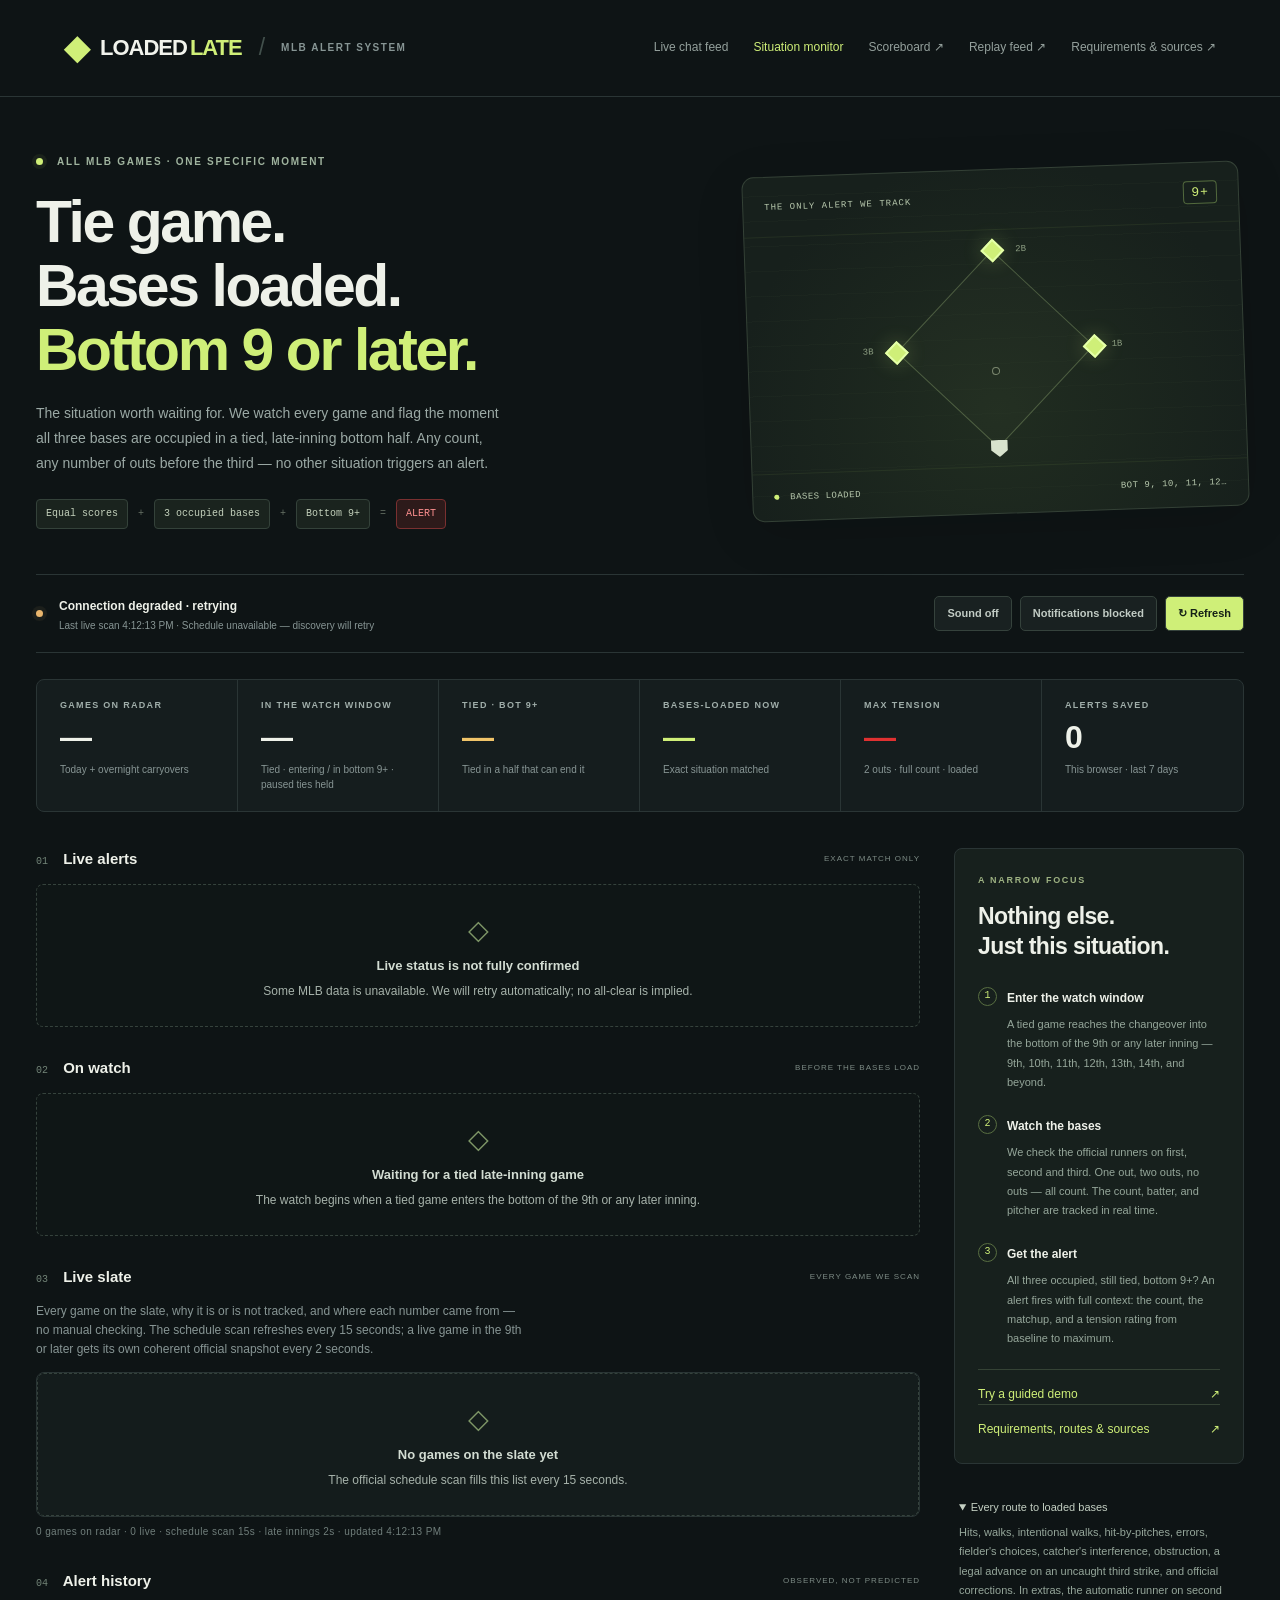
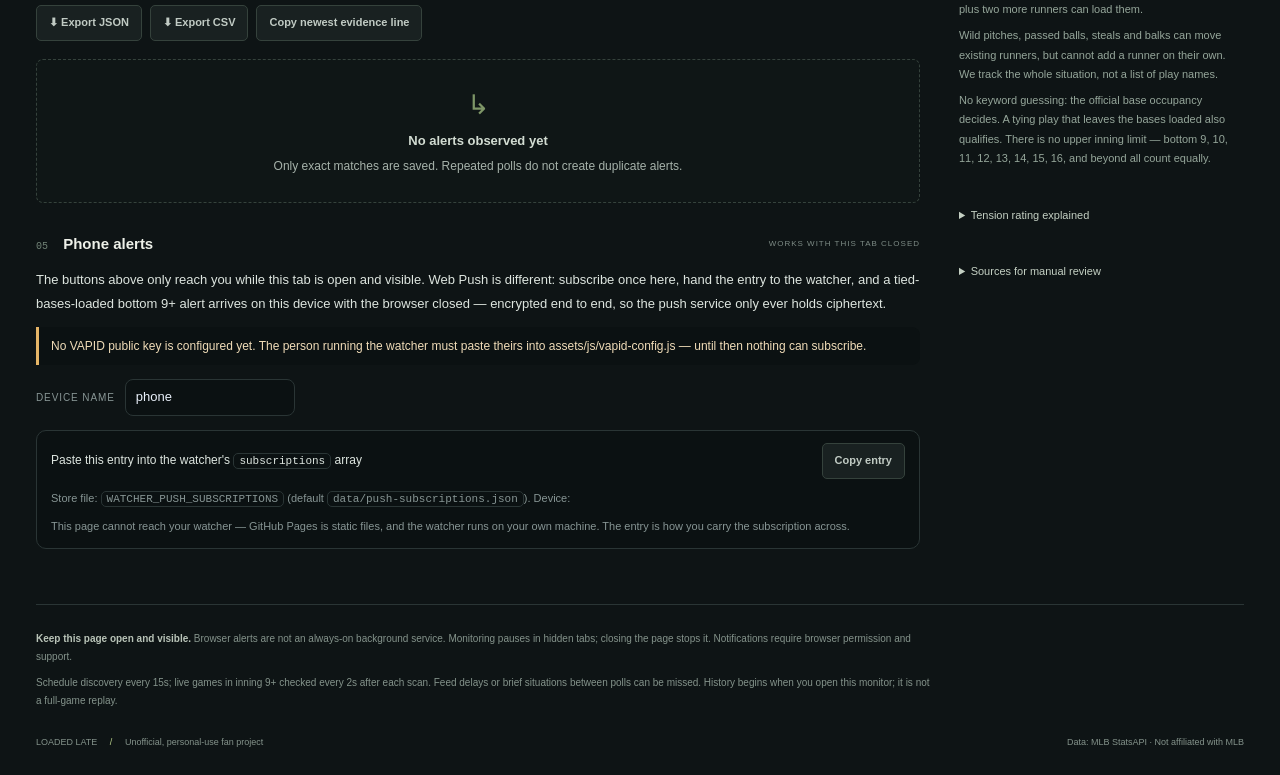
<file: index.html>
<!doctype html>
<html lang="en">
  <head>
    <meta charset="utf-8" />
    <meta name="viewport" content="width=device-width,initial-scale=1" />
    <title>Loaded Late — MLB situation alerts</title>
    <meta
      name="description"
      content="One situation. Every MLB game. Alerts for tied games with bases loaded in the bottom of the ninth or any later inning. Tracks count, batter, pitcher, and tension level."
    />
    <link rel="stylesheet" href="assets/css/style.css" />
    <link rel="stylesheet" href="assets/css/bases-loaded.css" />
    <link rel="preconnect" href="https://statsapi.mlb.com" crossorigin />
      <link rel="icon" type="image/svg+xml" href="assets/icons/favicon.svg" />
    <link rel="apple-touch-icon" href="assets/icons/apple-touch-icon.png" />
    <link rel="manifest" href="manifest.webmanifest" />
    <meta name="theme-color" content="#0e1415" />
    <meta name="mobile-web-app-capable" content="yes" />
    <meta name="apple-mobile-web-app-capable" content="yes" />
    <meta name="apple-mobile-web-app-status-bar-style" content="black-translucent" />
    <meta name="apple-mobile-web-app-title" content="Loaded Late" />
  </head>
  <body class="loaded-page">
    <header class="loaded-header">
      <a class="loaded-brand" href="index.html" aria-label="Loaded Late home"
        ><span class="brand-mark">◆</span> LOADED<span>LATE</span
        ><span class="brand-divider">/</span><small>MLB ALERT SYSTEM</small></a
      >
      <nav aria-label="Main navigation">
        <a href="alerts.html">Live chat feed</a
        ><a href="index.html" aria-current="page">Situation monitor</a
        ><a href="scoreboard.html">Scoreboard ↗</a
        ><a href="reviews.html">Replay feed ↗</a
        ><a href="verification.html">Requirements &amp; sources ↗</a>
      </nav>
    </header>
    <main class="loaded-main">
      <section class="loaded-hero">
        <div>
          <p class="eyebrow">
            <span class="signal-dot"></span> ALL MLB GAMES · ONE SPECIFIC MOMENT
          </p>
          <h1>
            Tie game.<br />Bases loaded.<br /><span>Bottom 9 or later.</span>
          </h1>
          <p class="hero-description">
            The situation worth waiting for. We watch every game and flag the
            moment all three bases are occupied in a tied, late-inning bottom
            half. Any count, any number of outs before the third — no other
            situation triggers an alert.
          </p>
          <div class="rule-chips">
            <span>Equal scores</span><b>+</b><span>3 occupied bases</span
            ><b>+</b><span>Bottom 9+</span><b>=</b><span class="chip-alert">ALERT</span>
          </div>
        </div>
        <div
          class="field-panel"
          aria-label="All three bases occupied. Bottom ninth or any extra inning."
        >
          <div class="field-top">
            <span>THE ONLY ALERT WE TRACK</span
            ><span class="field-badge">9+</span>
          </div>
          <div class="base-field">
            <div class="field-lines"></div>
            <span class="field-base second"></span
            ><span class="field-base third"></span
            ><span class="field-base first"></span
            ><span class="home-plate"></span><span class="mound"></span
            ><span class="field-label label-first">1B</span
            ><span class="field-label label-second">2B</span
            ><span class="field-label label-third">3B</span>
          </div>
          <div class="field-bottom">
            <span><i></i> BASES LOADED</span><span>BOT 9, 10, 11, 12…</span>
          </div>
        </div>
      </section>
      <section class="monitor-toolbar" aria-label="Monitoring controls">
        <div class="monitor-status">
          <span id="connection-dot" class="signal-dot"></span>
          <div>
            <strong id="status" role="status">Connecting to MLB…</strong
            ><small id="updated">Waiting for the first official snapshot</small>
          </div>
        </div>
        <div class="monitor-actions">
          <button class="btn btn-ghost" id="sound" aria-pressed="false">
            Sound off</button
          ><button class="btn btn-ghost" id="notify" aria-pressed="false">
            Enable notifications</button
          ><button class="btn" id="refresh">↻ Refresh</button>
        </div>
      </section>
      <p id="feedback" class="control-feedback" role="status"></p>
      <div id="demo-banner" class="demo-banner" hidden>
        <div>
          <strong>DEMO · Synthetic game, no live data</strong>
          <p id="demo-description"></p>
        </div>
        <button class="btn" id="demo-next">Next scenario →</button
        ><a href="bases-loaded.html">Back to live ↗</a>
      </div>
      <section class="monitor-metrics" aria-label="Monitor summary">
        <div>
          <span>GAMES ON RADAR</span><strong id="games-count">—</strong
          ><small>Today + overnight carryovers</small>
        </div>
        <div>
          <span>IN THE WATCH WINDOW</span><strong id="watch-count">—</strong
          ><small>Tied · entering / in bottom 9+ · paused ties held</small>
        </div>
        <div class="metric-tied">
          <span>TIED · BOT 9+</span><strong id="tied-count">—</strong
          ><small>Tied in a half that can end it</small>
        </div>
        <div class="metric-active">
          <span>BASES-LOADED NOW</span><strong id="active-count">—</strong
          ><small>Exact situation matched</small>
        </div>
        <div class="metric-tension">
          <span>MAX TENSION</span><strong id="tension-count">—</strong
          ><small>2 outs · full count · loaded</small>
        </div>
        <div>
          <span>ALERTS SAVED</span><strong id="history-count">0</strong
          ><small>This browser · last 7 days</small>
        </div>
      </section>
      <div class="monitor-columns">
        <div>
          <section class="monitor-section">
            <div class="section-heading">
              <h2><span class="section-number">01</span> Live alerts</h2>
              <span class="section-tag">EXACT MATCH ONLY</span>
            </div>
            <div id="current" aria-live="polite">
              <div class="alert-empty">Checking the official MLB feed…</div>
            </div>
          </section>
          <section class="monitor-section">
            <div class="section-heading">
              <h2><span class="section-number">02</span> On watch</h2>
              <span class="section-tag">BEFORE THE BASES LOAD</span>
            </div>
            <div id="watch"></div>
          </section>
          <section class="monitor-section">
            <div class="section-heading">
              <h2><span class="section-number">03</span> Live slate</h2>
              <span class="section-tag">EVERY GAME WE SCAN</span>
            </div>
            <p class="section-note">
              Every game on the slate, why it is or is not tracked, and where each
              number came from — no manual checking. The schedule scan refreshes
              every 15 seconds; a live game in the 9th or later gets its own
              coherent official snapshot every 2 seconds.
            </p>
            <div id="board" class="board"></div>
            <p id="board-summary" class="board-summary"></p>
          </section>
          <section class="monitor-section">
            <div class="section-heading">
              <h2><span class="section-number">04</span> Alert history</h2>
              <span class="section-tag">OBSERVED, NOT PREDICTED</span>
            </div>
            <div class="history-actions">
              <button class="btn btn-ghost" id="export-json">
                ⬇ Export JSON</button
              ><button class="btn btn-ghost" id="export-csv">
                ⬇ Export CSV</button
              ><button class="btn btn-ghost" id="copy-evidence">
                Copy newest evidence line</button
              ><span id="export-note" class="history-note" role="status"></span>
            </div>
            <div id="history"></div>
          </section>
          <section class="monitor-section" id="phone-alerts">
            <div class="section-heading">
              <h2><span class="section-number">05</span> Phone alerts</h2>
              <span class="section-tag">WORKS WITH THIS TAB CLOSED</span>
            </div>
            <p class="push-lead">
              The buttons above only reach you while this tab is open and
              visible. Web Push is different: subscribe once here, hand the entry
              to the watcher, and a tied-bases-loaded bottom 9+ alert arrives on
              this device with the browser closed — encrypted end to end, so the
              push service only ever holds ciphertext.
            </p>
            <p id="phone-alerts-status" class="push-status" role="status">
              Checking this browser…
            </p>
            <p id="phone-alerts-ios" class="push-note" hidden>
              iPhone/iPad: Web Push only works after this site is added to the
              Home Screen (Share → Add to Home Screen), iOS 16.4 or newer.
            </p>
            <div class="push-controls">
              <label class="push-label" for="phone-alerts-label"
                >Device name</label
              >
              <input
                id="phone-alerts-label"
                class="push-input"
                type="text"
                value="phone"
                maxlength="32"
                autocomplete="off"
              />
              <button class="btn" id="phone-alerts-enable">
                Subscribe this device</button
              ><button class="btn btn-ghost" id="phone-alerts-disable" hidden>
                Unsubscribe</button
              >
            </div>
            <div id="phone-alerts-entry" class="push-entry">
              <div class="push-entry-head">
                <span
                  >Paste this entry into the watcher's
                  <code>subscriptions</code> array</span
                ><button class="btn btn-ghost" id="phone-alerts-copy">
                  Copy entry</button
                >
              </div>
              <textarea
                id="phone-alerts-output"
                class="push-output"
                readonly
                rows="6"
                spellcheck="false"
                hidden
              ></textarea>
              <p class="push-note">
                Store file: <code>WATCHER_PUSH_SUBSCRIPTIONS</code> (default
                <code>data/push-subscriptions.json</code>). Device:
                <span id="phone-alerts-endpoint"></span>
              </p>
              <p class="push-note">
                This page cannot reach your watcher — GitHub Pages is static
                files, and the watcher runs on your own machine. The entry is
                how you carry the subscription across.
              </p>
            </div>
          </section>
        </div>
        <aside>
          <section class="how-it-works">
            <p class="eyebrow">A NARROW FOCUS</p>
            <h2>Nothing else.<br />Just this situation.</h2>
            <ol>
              <li>
                <strong>Enter the watch window</strong>
                <p>
                  A tied game reaches the changeover into the bottom of the 9th
                  or any later inning — 9th, 10th, 11th, 12th, 13th, 14th, and
                  beyond.
                </p>
              </li>
              <li>
                <strong>Watch the bases</strong>
                <p>
                  We check the official runners on first, second and third. One
                  out, two outs, no outs — all count. The count, batter, and
                  pitcher are tracked in real time.
                </p>
              </li>
              <li>
                <strong>Get the alert</strong>
                <p>
                  All three occupied, still tied, bottom 9+? An alert fires with
                  full context: the count, the matchup, and a tension rating
                  from baseline to maximum.
                </p>
              </li>
            </ol>
            <a class="demo-link" href="?demo=1"
              >Try a guided demo <span>↗</span></a
            >
            <a class="demo-link" href="verification.html"
              >Requirements, routes &amp; sources <span>↗</span></a
            >
          </section>
          <details class="coverage" open>
            <summary>Every route to loaded bases</summary>
            <p>
              Hits, walks, intentional walks, hit-by-pitches, errors, fielder's
              choices, catcher's interference, obstruction, a legal advance on
              an uncaught third strike, and official corrections. In extras,
              the automatic runner on second plus two more runners can load them.
            </p>
            <p>
              Wild pitches, passed balls, steals and balks can move existing
              runners, but cannot add a runner on their own. We track the whole
              situation, not a list of play names.
            </p>
            <p>
              No keyword guessing: the official base occupancy decides. A tying
              play that leaves the bases loaded also qualifies. There is no
              upper inning limit — bottom 9, 10, 11, 12, 13, 14, 15, 16,
              and beyond all count equally.
            </p>
          </details>
          <details class="coverage">
            <summary>Tension rating explained</summary>
            <p>
              Each alert carries a tension score from 0 to 5, based on the
              combination of outs and the current count:
            </p>
            <p>
              <strong>Outs:</strong> 0 outs (+1) · 1 out (+2) · 2 outs (+3)<br>
              <strong>Count:</strong> full count 3-2 (+2) · 2-strike or 3-ball (+1)
            </p>
            <p>
              A bases-loaded alert at 2 outs with a 3-2 count is maximum tension
              (5) — one pitch can end the game.
            </p>
          </details>
          <details class="coverage">
            <summary>Sources for manual review</summary>
            <p>
              Every state on this page is read from MLB's official public
              StatsAPI — no third-party data and no manual entry. Verify any
              alert line by line with these links:
            </p>
            <ul>
              <li>
                <a
                  href="https://statsapi.mlb.com/api/v1/schedule?sportId=1&amp;date=2026-09-29"
                  >Official schedule feed</a
                >
                — the exact discovery endpoint this monitor polls (change the
                <code>date</code> to check any day).
              </li>
              <li>
                <a
                  href="https://statsapi.mlb.com/api/v1.1/game/823001/feed/live?fields=gamePk,gameData,status,abstractGameState,detailedState,statusCode,liveData,plays,currentPlay,result,description,event,eventType,rbi,awayScore,homeScore,linescore,currentInning,inningState,isTopInning,outs,teams,away,home,runs,offense,defense,first,second,third,id,fullName,balls,strikes,batter,pitcher,onDeck,inHole"
                  >Official live snapshot projection</a
                >
                — the exact one-request snapshot behind every watch/alert;
                verified against this real game response (2026-09-29).
              </li>
              <li>
                <a href="https://www.mlb.com/gameday">MLB Gameday</a> — the
                same games as MLB displays them, for side-by-side review.
              </li>
              <li>
                <a
                  href="https://img.mlbstatic.com/mlb-images/image/upload/mlb/wqn5ah4c3qtivwx3jatm.pdf"
                  >Official Baseball Rules, 2023 edition (PDF, MLB)</a
                >
                — the game-ending bases-full play (Rule 5.08(b)) and the
                extra-innings automatic runner on second (Rule 7.01(b)). The
                quoted rule text, with the other rules behind every route to
                loaded bases, is on
                <a href="verification.html">Requirements &amp; sources</a>.
              </li>
              <li>
                <a
                  href="https://github.com/buffedlizard55-lab/based-loaded-MLB-alert-system/blob/main/docs/bases-loaded-alerts.md"
                  >Detection contract</a
                >
                — the full decision table, every route to loaded bases, polling
                budget and the honest limitations.
              </li>
            </ul>
          </details>
        </aside>
      </div>
      <footer class="loaded-footer">
        <p>
          <strong>Keep this page open and visible.</strong> Browser alerts are
          not an always-on background service. Monitoring pauses in hidden tabs;
          closing the page stops it. Notifications require browser permission
          and support.
        </p>
        <p>
          Schedule discovery every 15s; live games in inning 9+ checked every 2s
          after each scan. Feed delays or brief situations between polls can be
          missed. History begins when you open this monitor; it is not a
          full-game replay.
        </p>
        <div>
          <span
            >LOADED LATE <span class="footer-slash">/</span> Unofficial,
            personal-use fan project</span
          ><span>Data: MLB StatsAPI · Not affiliated with MLB</span>
        </div>
      </footer>
    </main>
    <script src="assets/js/api.js"></script>
    <script src="assets/js/bases-loaded-core.js"></script>
    <script src="assets/js/vapid-config.js"></script>
    <script src="assets/js/push-alerts.js"></script>
    <script src="assets/js/bases-loaded.js"></script>
    <script>
      // The panel wires itself up only when it is on the page, and reports
      // every reason it cannot work rather than sitting there looking broken.
      // Guarded so a blocked/failed script cannot break the rest of the page.
      if (window.LoadedLatePush) window.LoadedLatePush.mount(document, {
        config: { publicKey: window.LOADED_LATE_VAPID_PUBLIC_KEY },
        Notification:
          typeof Notification === "undefined" ? undefined : Notification,
        serviceWorker: navigator.serviceWorker,
        PushManager: typeof PushManager === "undefined" ? undefined : PushManager,
        clipboard: navigator.clipboard,
        isSecureContext: window.isSecureContext === true,
        isIos: /iPad|iPhone|iPod/.test(navigator.userAgent),
        isStandalone:
          window.navigator.standalone === true ||
          window.matchMedia("(display-mode: standalone)").matches,
      });
    </script>
  </body>
</html>
</file>
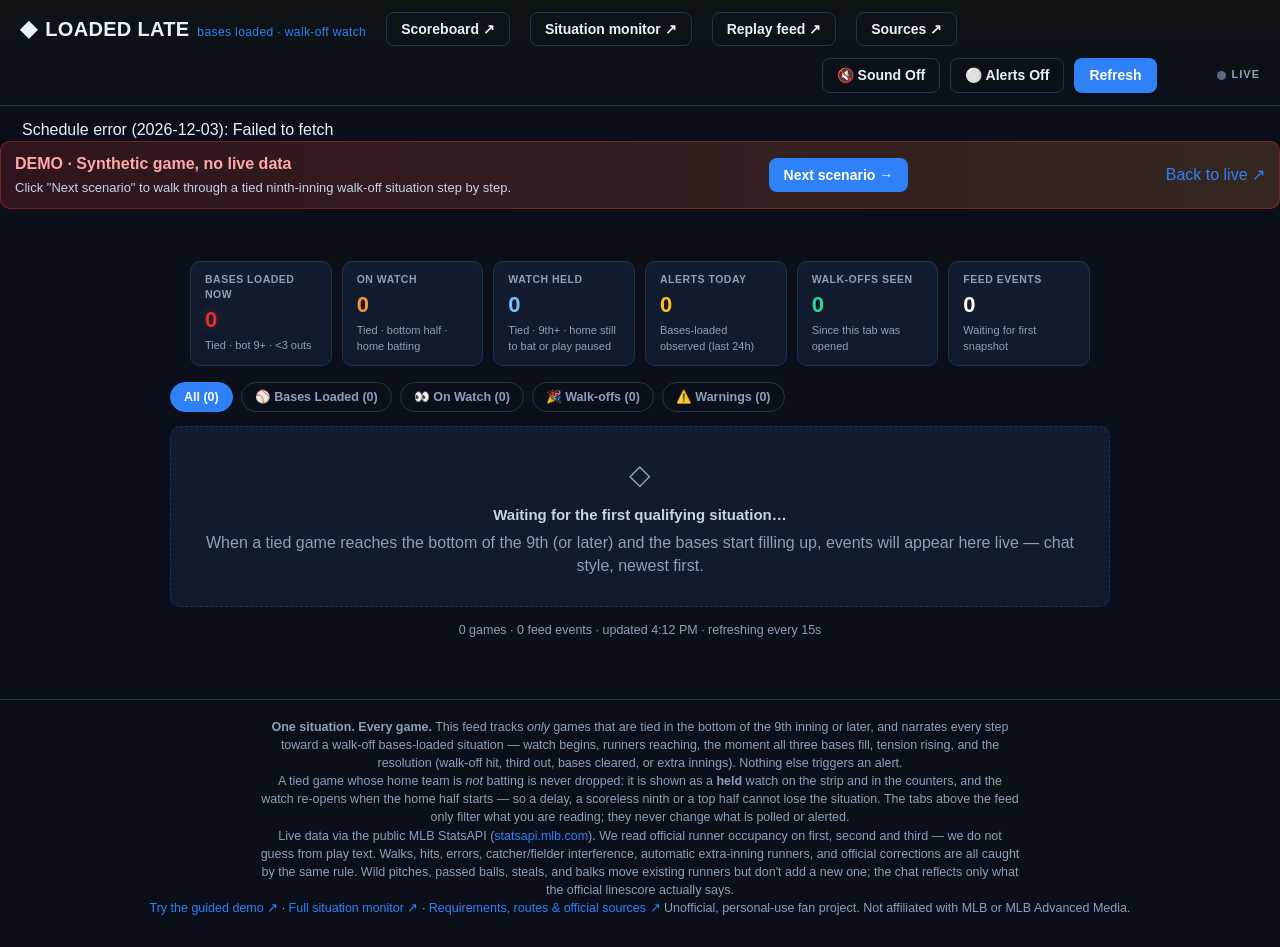
<file: alerts.html>
<!DOCTYPE html>
<html lang="en">
<head>
  <meta charset="UTF-8">
  <meta name="viewport" content="width=device-width, initial-scale=1.0">
  <title>Loaded Late — Live Chat Feed · Tied, Bases Loaded, Bottom 9+</title>
  <meta name="description" content="Live chat-style feed for one very specific MLB situation: a tied game with the bases loaded in the bottom of the 9th or any later inning — the walk-off situation. Every event, from watch begins to walk-off, narrated live.">
  <link rel="preconnect" href="https://statsapi.mlb.com" crossorigin>
  <link rel="dns-prefetch" href="https://statsapi.mlb.com">
  <link rel="dns-prefetch" href="https://www.mlbstatic.com">
  <link rel="dns-prefetch" href="https://img.mlbstatic.com">
  <link rel="stylesheet" href="assets/css/style.css">
  <link rel="stylesheet" href="assets/css/bases-loaded-feed.css">
  <link rel="icon" type="image/svg+xml" href="assets/icons/favicon.svg">
  <link rel="apple-touch-icon" href="assets/icons/apple-touch-icon.png">
  <link rel="manifest" href="manifest.webmanifest">
  <meta name="theme-color" content="#0e1415">
</head>
<body class="page-loaded-alerts">
  <header class="topbar">
    <div class="brand">
      <span class="brand-ball">◆</span>
      <span>LOADED LATE</span>
      <span class="brand-sub">bases loaded · walk-off watch</span>
    </div>
    <a class="btn btn-ghost" href="scoreboard.html">Scoreboard ↗</a>
    <a class="btn btn-ghost" href="bases-loaded.html">Situation monitor ↗</a>
    <a class="btn btn-ghost" href="reviews.html">Replay feed ↗</a>
    <a class="btn btn-ghost" href="verification.html">Sources ↗</a>
    <div class="feed-controls">
      <button id="sound-toggle-btn" class="btn btn-ghost" title="Toggle alert sound for bases-loaded and walk-off events">🔇 Sound Off</button>
      <button id="notify-toggle-btn" class="btn btn-ghost" title="Desktop notifications for bases-loaded / walk-off">⚪ Alerts Off</button>
      <button id="refresh-btn" class="btn">Refresh</button>
      <span class="countdown" id="countdown" title="Seconds until the next poll"></span>
      <div class="live-pill" title="Polling the MLB StatsAPI">
        <span id="live-dot" class="live-dot"></span><span>LIVE</span>
      </div>
    </div>
  </header>

  <div id="banner" class="banner"></div>

  <div id="demo-banner" class="bl-demo" hidden>
    <div>
      <strong>DEMO · Synthetic game, no live data</strong>
      <p id="demo-description">Click "Next scenario" to walk through a tied ninth-inning walk-off situation step by step.</p>
    </div>
    <button class="btn" id="demo-next">Next scenario →</button>
    <a href="alerts.html">Back to live ↗</a>
  </div>

  <main class="bl-main">
    <section id="active-strip" class="active-strip-wrap" aria-live="polite"></section>

    <section class="bl-summary-bar">
      <div class="bl-stat bl-stat-loaded">
        <div class="bl-stat-label">Bases loaded now</div>
        <div class="bl-stat-value" id="stat-active">—</div>
        <div class="bl-stat-small">Tied · bot 9+ · &lt;3 outs</div>
      </div>
      <div class="bl-stat bl-stat-watch">
        <div class="bl-stat-label">On watch</div>
        <div class="bl-stat-value" id="stat-watch">—</div>
        <div class="bl-stat-small">Tied · bottom half · home batting</div>
      </div>
      <div class="bl-stat bl-stat-held">
        <div class="bl-stat-label">Watch held</div>
        <div class="bl-stat-value" id="stat-held">—</div>
        <div class="bl-stat-small">Tied · 9th+ · home still to bat or play paused</div>
      </div>
      <div class="bl-stat bl-stat-tension">
        <div class="bl-stat-label">Alerts today</div>
        <div class="bl-stat-value" id="stat-today">0</div>
        <div class="bl-stat-small">Bases-loaded observed (last 24h)</div>
      </div>
      <div class="bl-stat bl-stat-walkoffs">
        <div class="bl-stat-label">Walk-offs seen</div>
        <div class="bl-stat-value" id="stat-walkoffs">0</div>
        <div class="bl-stat-small">Since this tab was opened</div>
      </div>
      <div class="bl-stat">
        <div class="bl-stat-label">Feed events</div>
        <div class="bl-stat-value" id="stat-events">—</div>
        <div class="bl-stat-small" id="updated">Waiting for first snapshot</div>
      </div>
    </section>

    <nav id="feed-tabs" class="tabs bl-tabs" aria-label="Filter feed"></nav>

    <section id="feed-list" class="bl-feed-list" aria-live="polite"></section>

    <div id="status-line" class="status-line" aria-live="off"></div>
  </main>

  <footer class="site-footer">
    <p>
      <strong>One situation. Every game.</strong> This feed tracks
      <em>only</em> games that are tied in the bottom of the 9th inning or
      later, and narrates every step toward a walk-off bases-loaded
      situation — watch begins, runners reaching, the moment all three bases
      fill, tension rising, and the resolution (walk-off hit, third out,
      bases cleared, or extra innings). Nothing else triggers an alert.
    </p>
    <p>
      A tied game whose home team is <em>not</em> batting is never dropped:
      it is shown as a <strong>held</strong> watch on the strip and in the
      counters, and the watch re-opens when the home half starts — so a delay,
      a scoreless ninth or a top half cannot lose the situation. The tabs
      above the feed only filter what you are reading; they never change what
      is polled or alerted.
    </p>
    <p>
      Live data via the public MLB StatsAPI
      (<a href="https://statsapi.mlb.com" target="_blank" rel="noopener">statsapi.mlb.com</a>).
      We read official runner occupancy on first, second and third — we do
      not guess from play text. Walks, hits, errors, catcher/fielder
      interference, automatic extra-inning runners, and official corrections
      are all caught by the same rule. Wild pitches, passed balls, steals,
      and balks move existing runners but don't add a new one; the chat
      reflects only what the official linescore actually says.
    </p>
    <p>
      <a href="?demo=1">Try the guided demo ↗</a> ·
      <a href="bases-loaded.html">Full situation monitor ↗</a> ·
      <a href="verification.html">Requirements, routes &amp; official sources ↗</a>
    </p>
    <p>
      Unofficial, personal-use fan project. Not affiliated with MLB or MLB
      Advanced Media.
    </p>
  </footer>

  <script src="assets/js/api.js"></script>
  <script src="assets/js/ui.js"></script>
  <script src="assets/js/bases-loaded-core.js"></script>
  <script src="assets/js/bases-loaded-feed.js"></script>
</body>
</html>
</file>
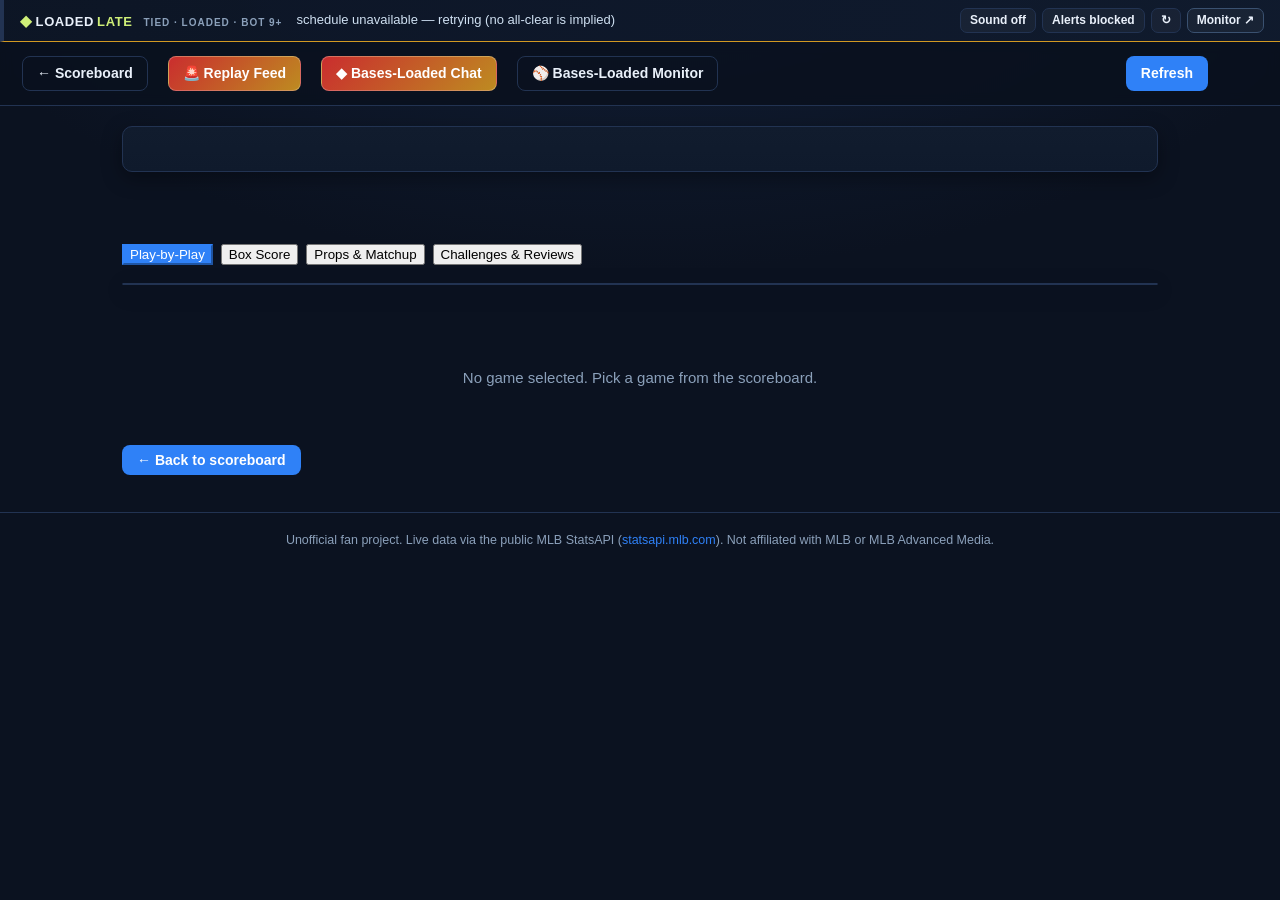
<file: game.html>
<!DOCTYPE html>
<html lang="en">
<head>
  <meta charset="UTF-8">
  <meta name="viewport" content="width=device-width, initial-scale=1.0">
  <title>MLB Live PBP — Game</title>
  <meta name="description" content="Live MLB game view with a transparent two-sided hit forecast, at-bat details, linescore, box score and full play-by-play.">
  <link rel="icon" href="data:image/svg+xml,%3Csvg xmlns='http://www.w3.org/2000/svg' viewBox='0 0 100 100'%3E%3Ccircle cx='50' cy='50' r='46' fill='%23fff' stroke='%23e03131' stroke-width='6'/%3E%3Cpath d='M50 4 A46 46 0 0 1 96 50 M50 96 A46 46 0 0 1 4 50 M4 50 A46 46 0 0 1 50 4 M96 50 A46 46 0 0 1 50 96' stroke='%23e03131' stroke-width='2.5' fill='none'/%3E%3C/svg%3E">
  <!-- Open the data host while the stylesheet is still parsing: each page's
       first request is a cross-origin call to statsapi.mlb.com (assets/js/api.js),
       and preconnect removes that DNS + TCP + TLS setup (one connection setup;
       standard preconnect behaviour, not a figure measured here) from the
       critical path of the first poll. The two
       image hosts are only dns-prefetched — they are lazy-loaded logos and
       headshots off the critical path, so an extra connection would cost more
       than it saves. Ignored by browsers without support; harmless otherwise. -->
  <link rel="preconnect" href="https://statsapi.mlb.com" crossorigin>
  <link rel="dns-prefetch" href="https://statsapi.mlb.com">
  <link rel="dns-prefetch" href="https://www.mlbstatic.com">
  <link rel="dns-prefetch" href="https://img.mlbstatic.com">
  <link rel="stylesheet" href="assets/css/style.css">
  <link rel="stylesheet" href="assets/css/bases-loaded-strip.css">
    <link rel="icon" type="image/svg+xml" href="assets/icons/favicon.svg" />
    <link rel="apple-touch-icon" href="assets/icons/apple-touch-icon.png" />
    <link rel="manifest" href="manifest.webmanifest" />
    <meta name="theme-color" content="#0e1415" />
    <meta name="mobile-web-app-capable" content="yes" />
    <meta name="apple-mobile-web-app-capable" content="yes" />
    <meta name="apple-mobile-web-app-status-bar-style" content="black-translucent" />
    <meta name="apple-mobile-web-app-title" content="Loaded Late" />
  </head>
<body class="page-game">
  <header class="topbar topbar-game">
    <a class="btn btn-ghost" href="scoreboard.html">← Scoreboard</a>
    <a class="btn btn-feed" href="reviews.html" title="Live replay review feed for every game">🚨 Replay Feed</a>
    <a class="btn btn-feed" href="alerts.html" title="Chat-style live feed for tied, bases-loaded, bottom-9+ situations">◆ Bases-Loaded Chat</a>
    <a class="btn btn-ghost" href="bases-loaded.html">⚾ Bases-Loaded Monitor</a>
    <div class="game-controls">
      <button id="refresh-btn" class="btn">Refresh</button>
      <span class="countdown" id="countdown"></span>
    </div>
  </header>

  <div id="loading" class="loading-overlay"><div class="spinner"></div></div>

  <main id="main" class="game-main">

    <!-- game header: teams / score / status -->
    <section class="game-header">
      <div id="header-away" class="header-side"></div>
      <div id="header-center" class="header-center"></div>
      <div id="header-home" class="header-side"></div>
    </section>
    <div id="header-meta" class="header-meta"></div>
    <div id="header-decisions" class="header-decisions"></div>

    <!-- live module: at bat / pitching -->
    <section id="live-panel" class="live-panel"></section>

    <!-- linescore -->
    <section id="linescore-wrap" class="panel"></section>

    <!-- tabs: play-by-play / box score / props / challenges -->
    <nav class="tabs tabs-game" aria-label="Game views">
      <button class="tab-btn tab-on" data-tab="plays">Play-by-Play</button>
      <button class="tab-btn" data-tab="boxscore">Box Score</button>
      <button class="tab-btn" data-tab="props">Props & Matchup</button>
      <button class="tab-btn" data-tab="reviews" id="tab-btn-reviews">Challenges & Reviews <span id="reviews-tab-count" class="tab-badge" style="display:none">0</span></button>
    </nav>

    <div id="live-review-banner-wrap" class="live-review-banner-wrap"></div>

    <section id="panel-plays" class="panel">
      <div id="plays-wrap" class="plays-wrap"></div>
    </section>

    <section id="panel-boxscore" class="panel" style="display:none">
      <div id="boxscore-wrap" class="boxscore-wrap"></div>
    </section>

    <section id="panel-props" class="panel" style="display:none">
      <div id="props-wrap" class="props-wrap"></div>
    </section>

    <section id="panel-reviews" class="panel" style="display:none">
      <div id="reviews-wrap" class="reviews-wrap"></div>
    </section>

    <div id="status-line" class="status-line"></div>
  </main>

  <footer class="site-footer">
    <p>
      Unofficial fan project. Live data via the public MLB StatsAPI
      (<a href="https://statsapi.mlb.com" target="_blank" rel="noopener">statsapi.mlb.com</a>).
      Not affiliated with MLB or MLB Advanced Media.
    </p>
  </footer>

  <script src="assets/js/api.js"></script>
  <script src="assets/js/ui.js"></script>
  <script src="assets/js/reviews.js"></script>
  <script src="assets/js/feed-log.js"></script>
  <script src="assets/js/props.js"></script>
  <script src="assets/js/game.js"></script>
  <!-- Site-wide "Loaded Late" watcher: tied game, bases loaded, bottom 9+
       on every page of this copy. Shares the rules engine, the alert log
       and the notification preference with the full monitor page. -->
  <script src="assets/js/bases-loaded-core.js"></script>
  <script src="assets/js/bases-loaded-strip.js"></script>
</body>
</html>
</file>
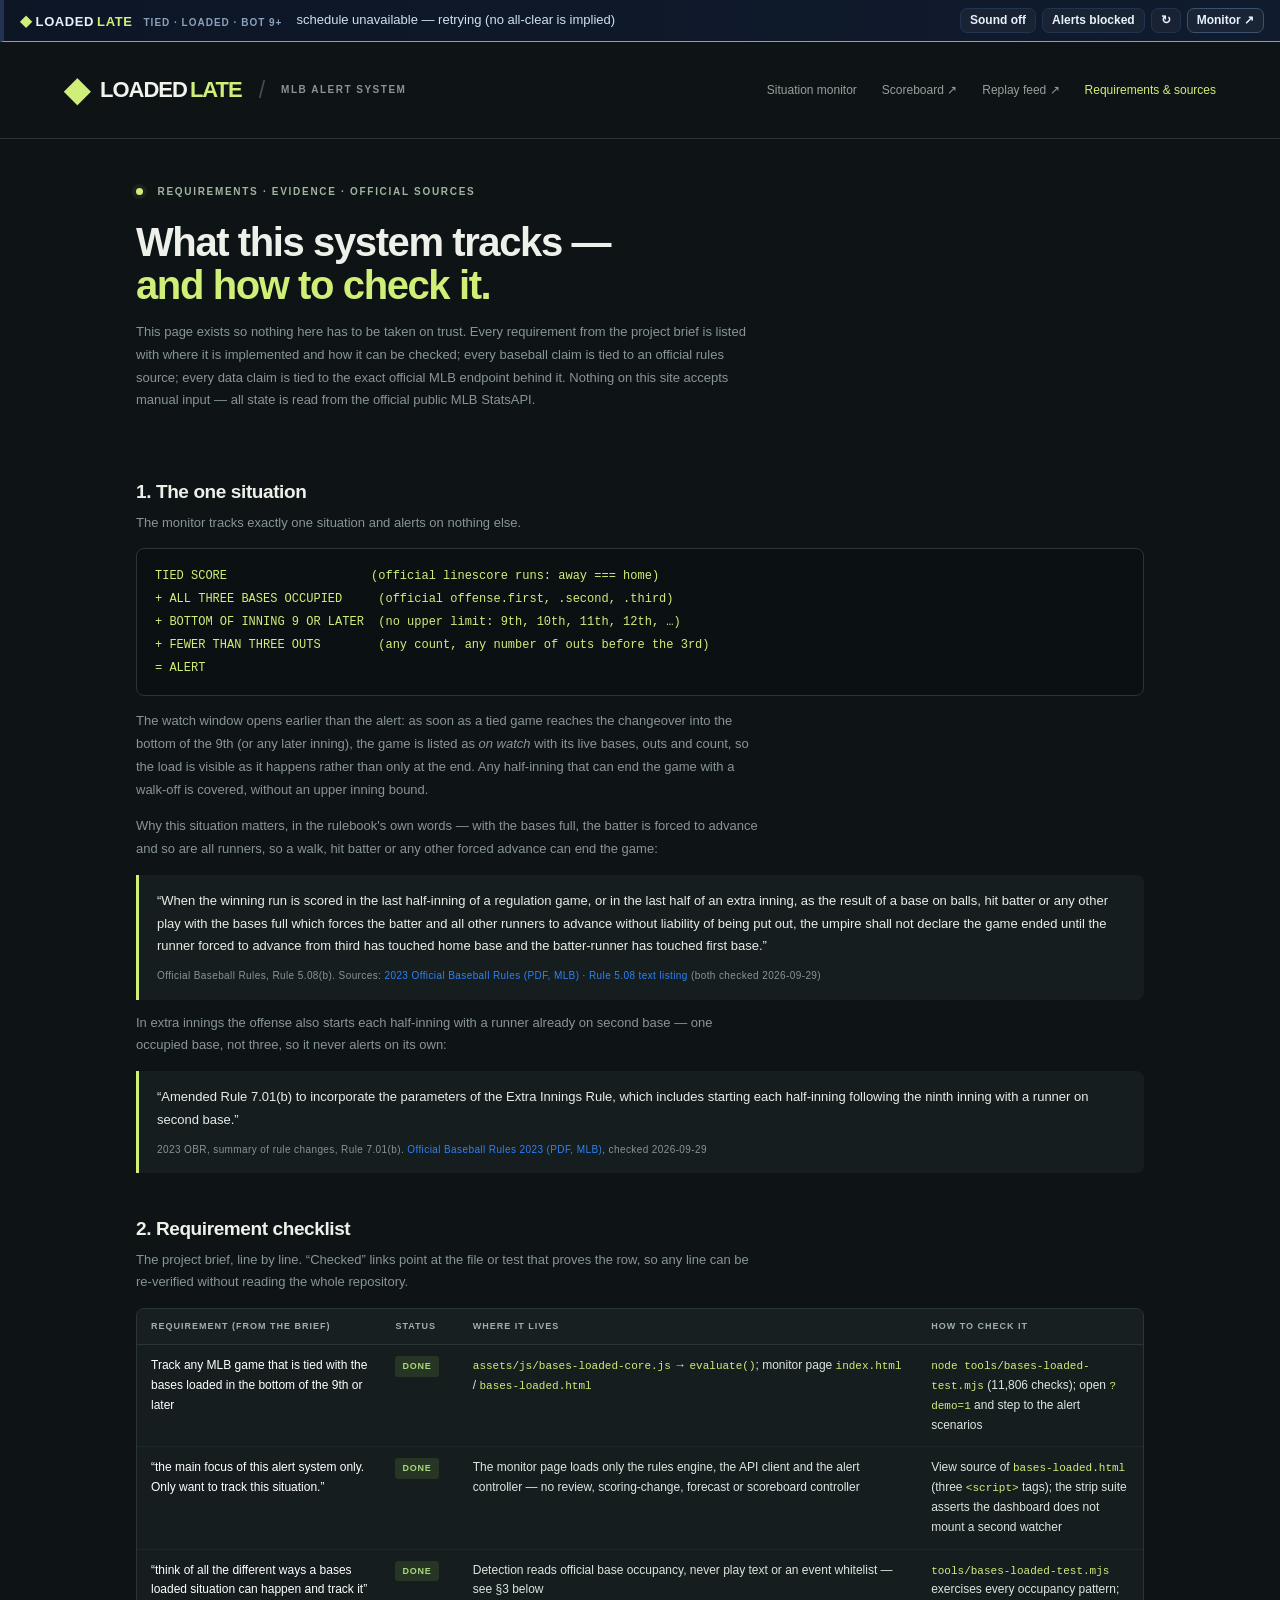
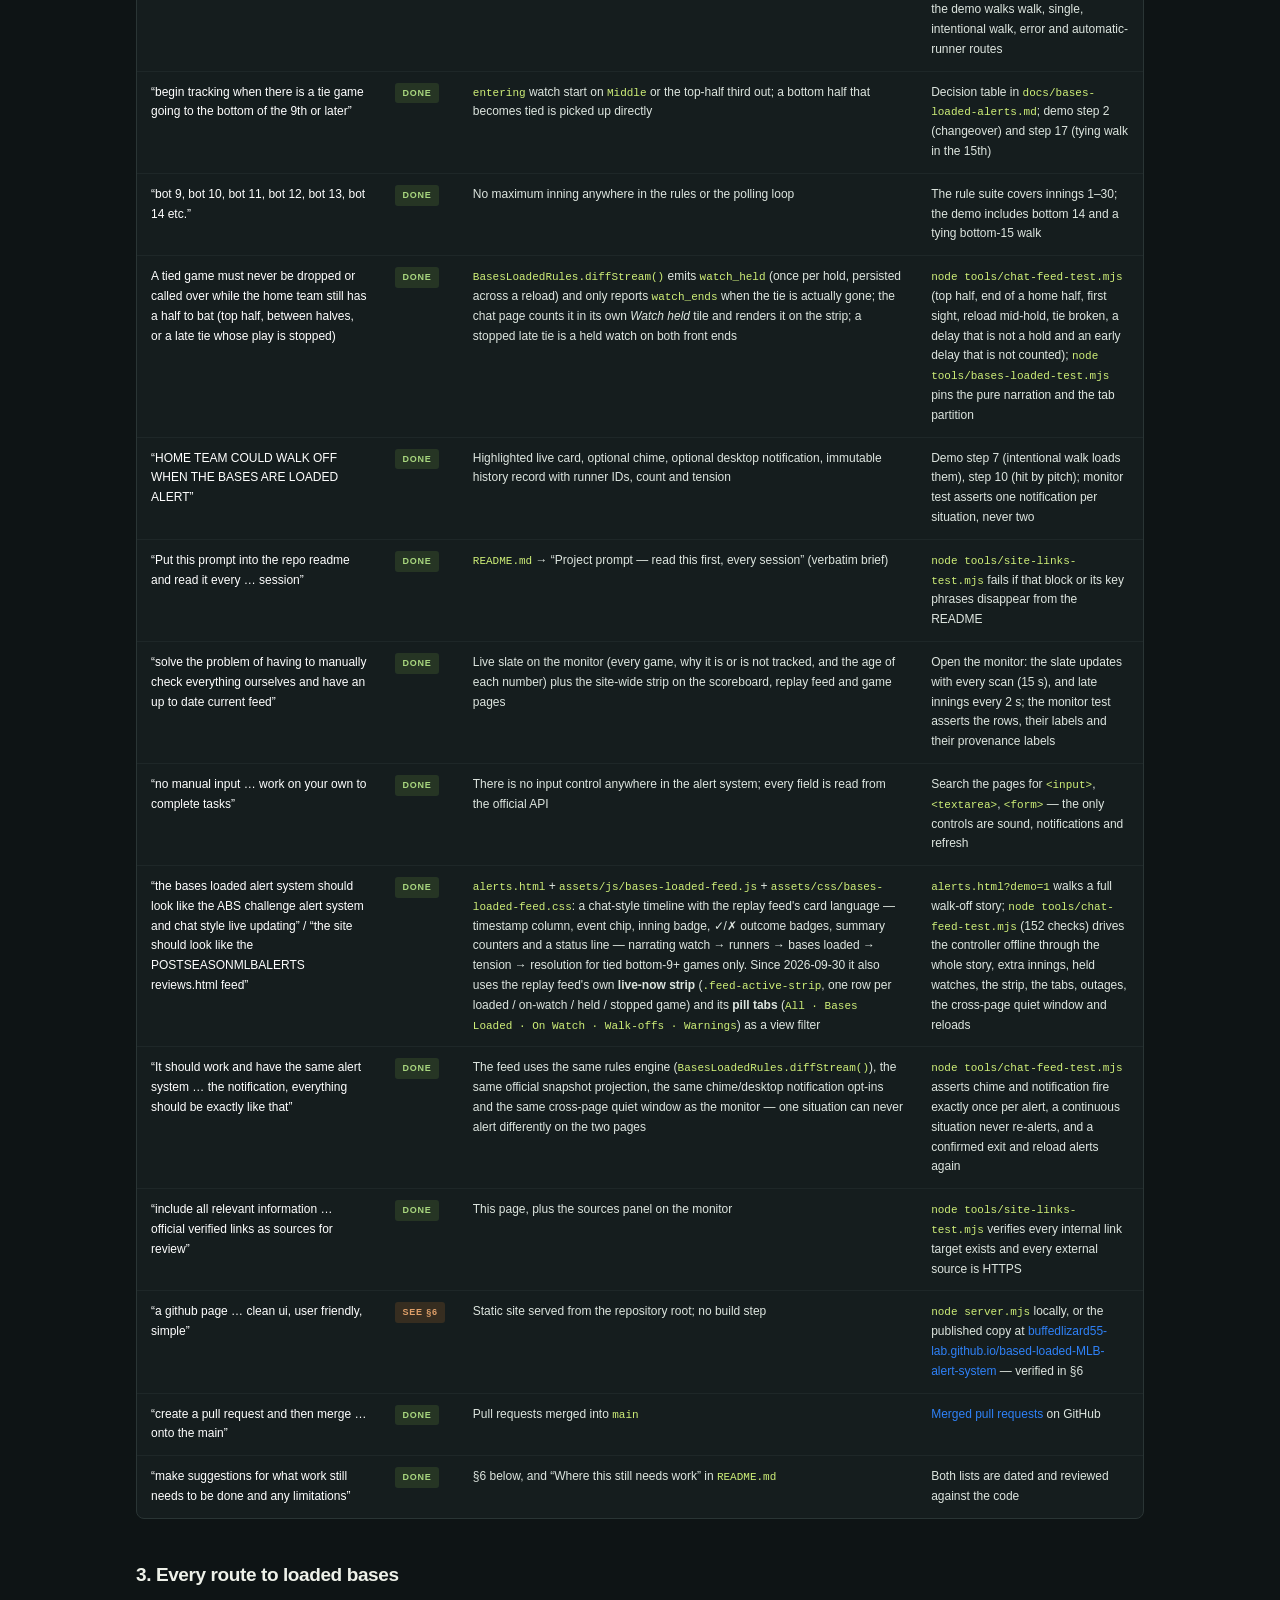
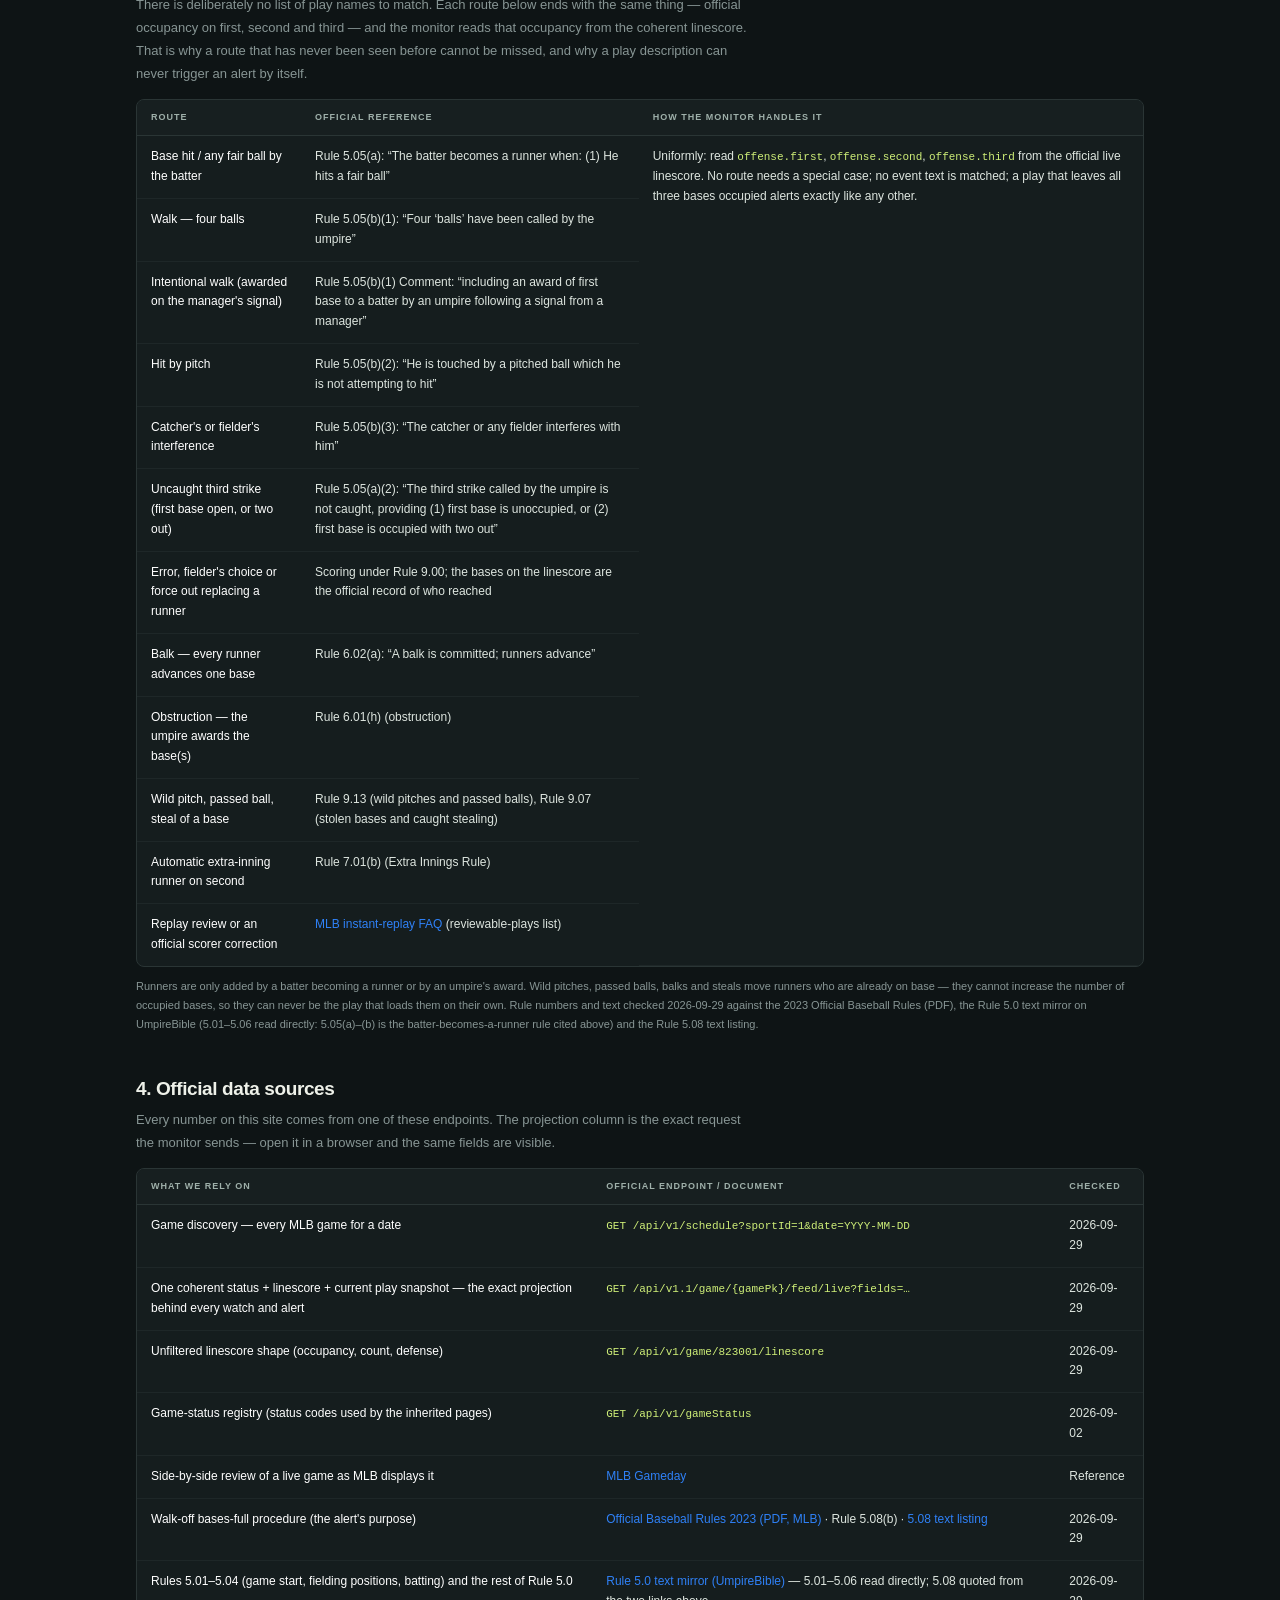
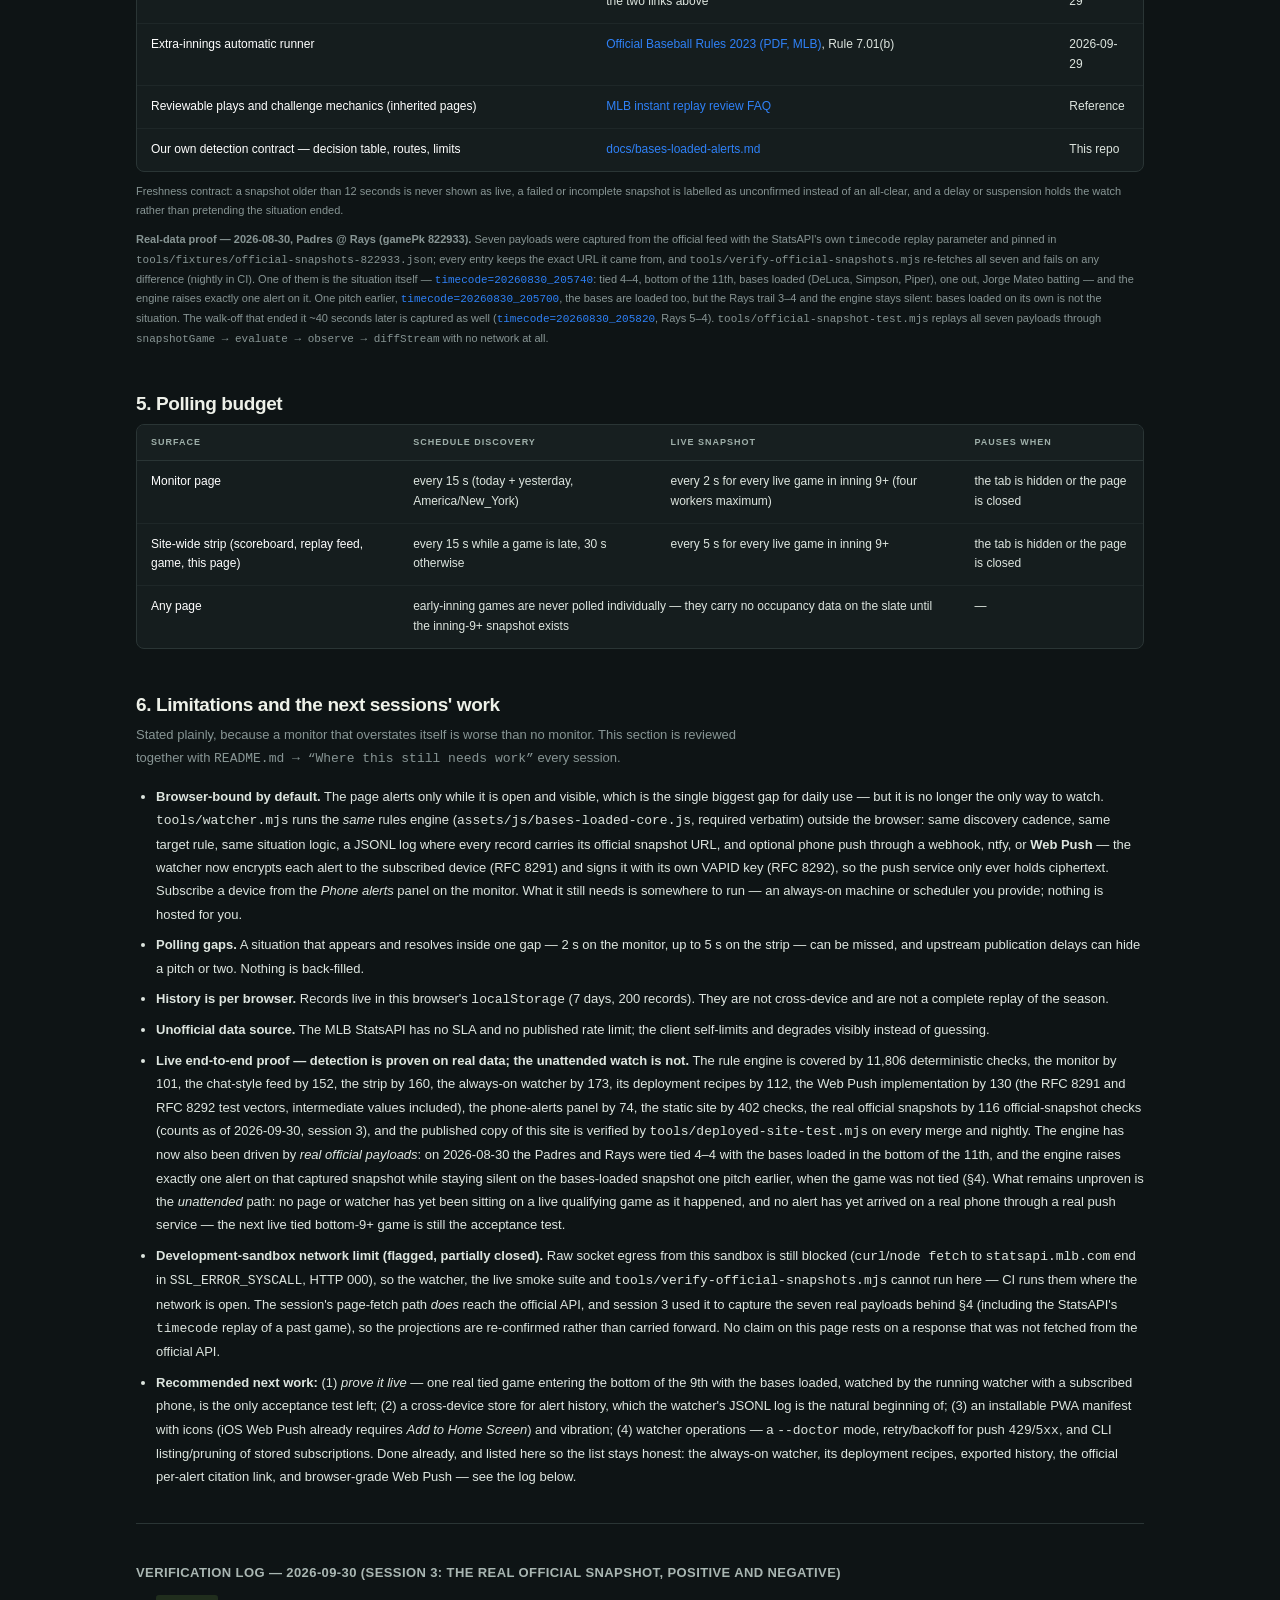
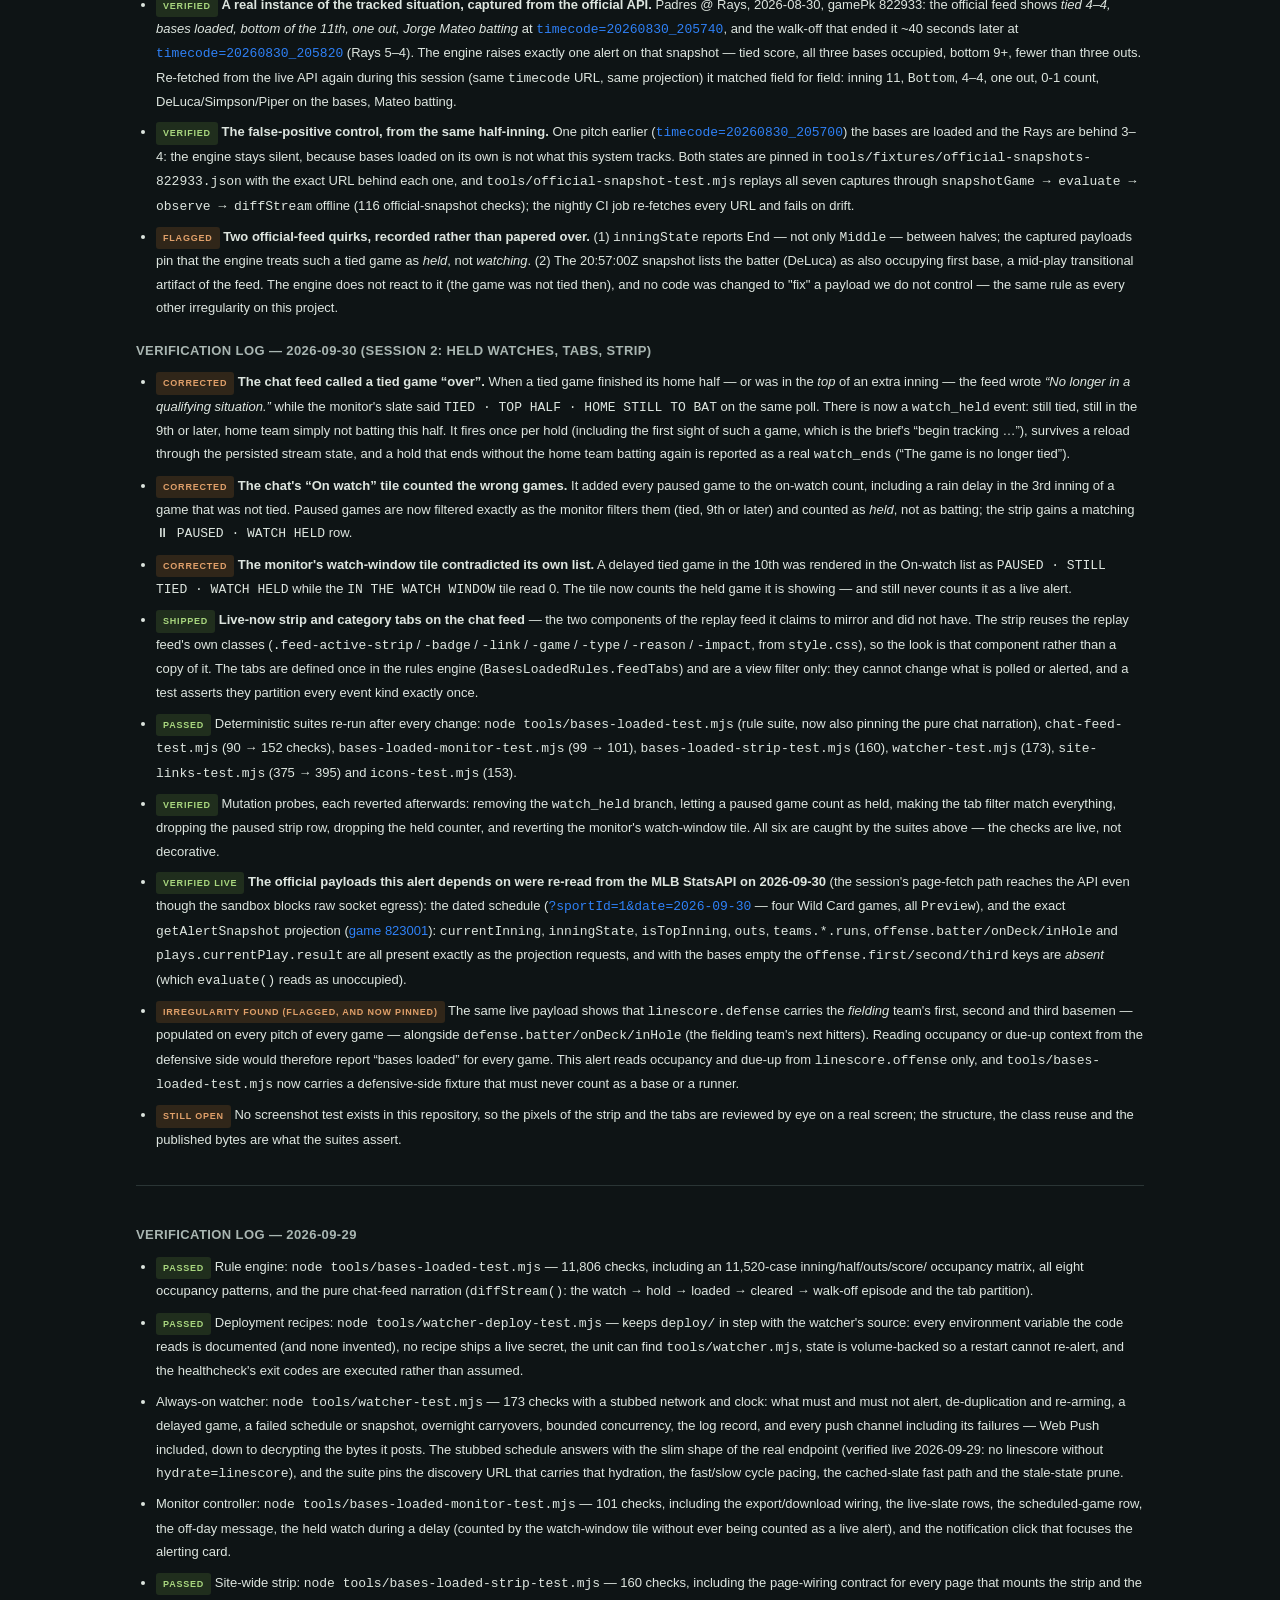
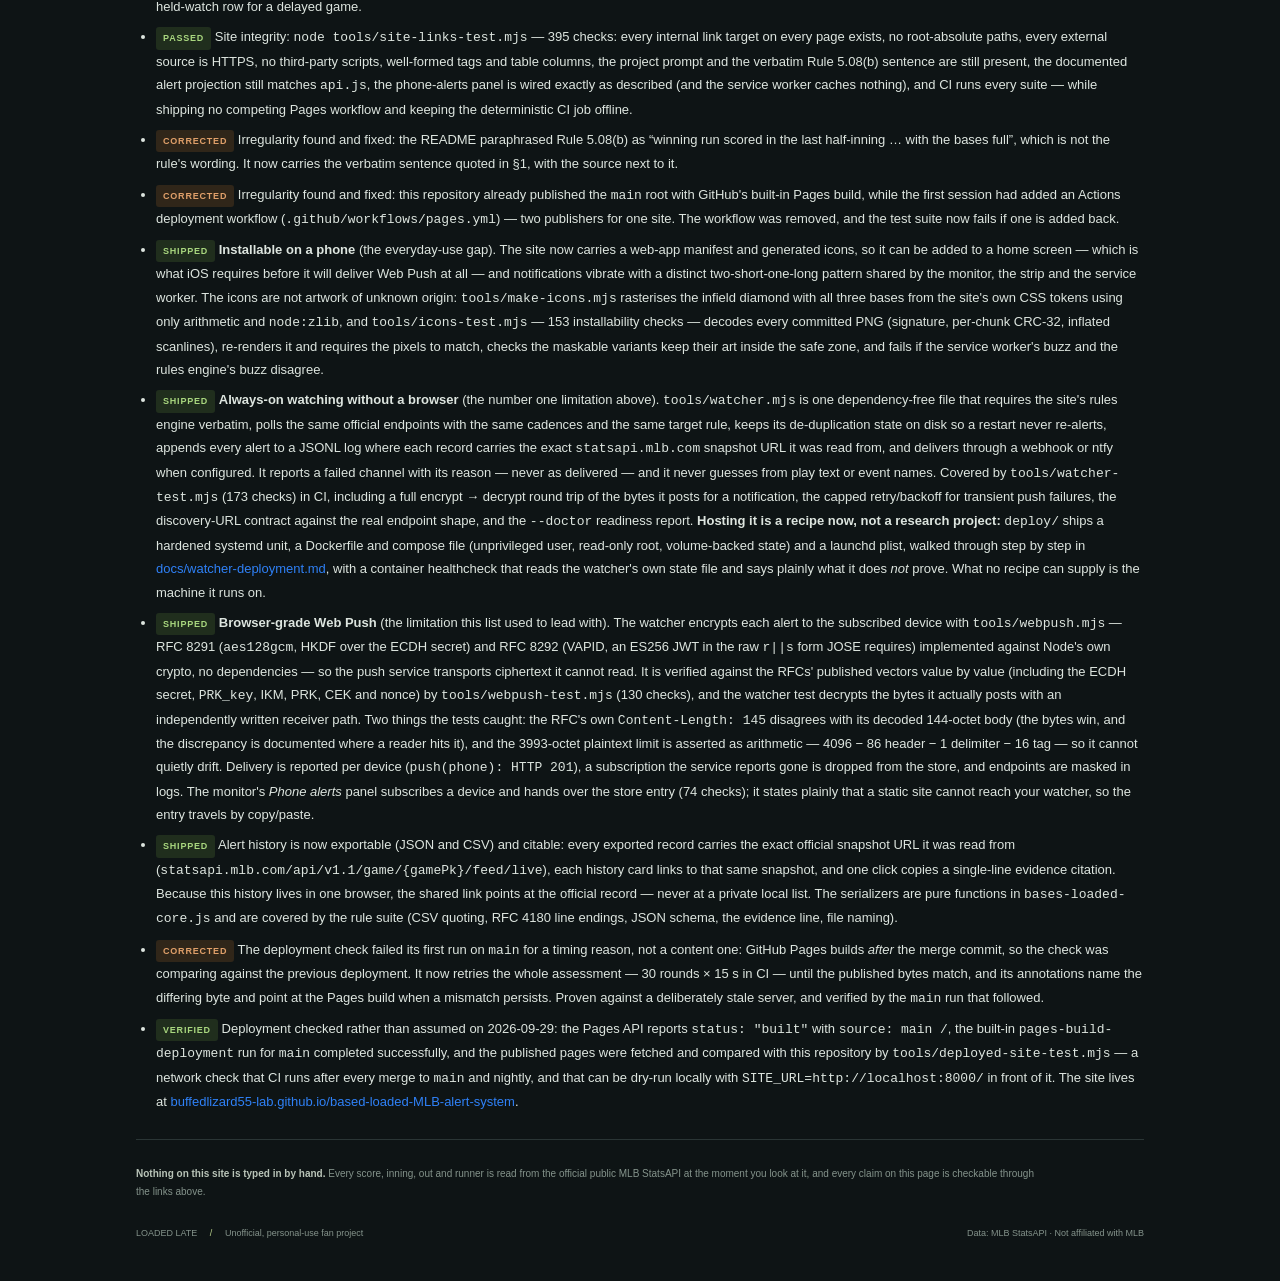
<file: verification.html>
<!doctype html>
<html lang="en">
  <head>
    <meta charset="utf-8" />
    <meta name="viewport" content="width=device-width,initial-scale=1" />
    <title>Requirements &amp; sources — Loaded Late</title>
    <meta
      name="description"
      content="Every requirement of the Loaded Late project, where it is implemented, how to verify it, and the official sources behind each claim: tied game, bases loaded, bottom of the 9th inning or later."
    />
    <link rel="stylesheet" href="assets/css/style.css" />
    <link rel="stylesheet" href="assets/css/bases-loaded.css" />
    <link rel="stylesheet" href="assets/css/bases-loaded-strip.css" />
    <link rel="preconnect" href="https://statsapi.mlb.com" crossorigin />
      <link rel="icon" type="image/svg+xml" href="assets/icons/favicon.svg" />
    <link rel="apple-touch-icon" href="assets/icons/apple-touch-icon.png" />
    <link rel="manifest" href="manifest.webmanifest" />
    <meta name="theme-color" content="#0e1415" />
    <meta name="mobile-web-app-capable" content="yes" />
    <meta name="apple-mobile-web-app-capable" content="yes" />
    <meta name="apple-mobile-web-app-status-bar-style" content="black-translucent" />
    <meta name="apple-mobile-web-app-title" content="Loaded Late" />
  </head>
  <body class="loaded-page">
    <header class="loaded-header">
      <a class="loaded-brand" href="index.html" aria-label="Loaded Late home"
        ><span class="brand-mark">◆</span> LOADED<span>LATE</span
        ><span class="brand-divider">/</span><small>MLB ALERT SYSTEM</small></a
      >
      <nav aria-label="Main navigation">
        <a href="bases-loaded.html">Situation monitor</a
        ><a href="scoreboard.html">Scoreboard ↗</a
        ><a href="reviews.html">Replay feed ↗</a
        ><a href="verification.html" aria-current="page"
          >Requirements &amp; sources</a
        >
      </nav>
    </header>
    <main class="doc-main">
      <section class="doc-hero">
        <p class="eyebrow">
          <span class="signal-dot"></span> REQUIREMENTS · EVIDENCE · OFFICIAL
          SOURCES
        </p>
        <h1>What this system tracks —<br /><span>and how to check it.</span></h1>
        <p class="doc-lead">
          This page exists so nothing here has to be taken on trust. Every
          requirement from the project brief is listed with where it is
          implemented and how it can be checked; every baseball claim is tied to
          an official rules source; every data claim is tied to the exact
          official MLB endpoint behind it. Nothing on this site accepts manual
          input — all state is read from the official public MLB StatsAPI.
        </p>
      </section>

      <section class="doc-section">
        <h2>1. The one situation</h2>
        <p class="doc-lead">
          The monitor tracks exactly one situation and alerts on nothing else.
        </p>
        <pre class="doc-code">TIED SCORE                    (official linescore runs: away === home)
+ ALL THREE BASES OCCUPIED     (official offense.first, .second, .third)
+ BOTTOM OF INNING 9 OR LATER  (no upper limit: 9th, 10th, 11th, 12th, …)
+ FEWER THAN THREE OUTS        (any count, any number of outs before the 3rd)
= ALERT</pre>
        <p class="doc-lead">
          The watch window opens earlier than the alert: as soon as a tied game
          reaches the changeover into the bottom of the 9th (or any later
          inning), the game is listed as <em>on watch</em> with its live bases,
          outs and count, so the load is visible as it happens rather than only
          at the end. Any half-inning that can end the game with a walk-off is
          covered, without an upper inning bound.
        </p>
        <p class="doc-lead">
          Why this situation matters, in the rulebook's own words — with the
          bases full, the batter is forced to advance and so are all runners, so
          a walk, hit batter or any other forced advance can end the game:
        </p>
        <blockquote class="doc-quote">
          “When the winning run is scored in the last half-inning of a
          regulation game, or in the last half of an extra inning, as the result
          of a base on balls, hit batter or any other play with the bases full
          which forces the batter and all other runners to advance without
          liability of being put out, the umpire shall not declare the game
          ended until the runner forced to advance from third has touched home
          base and the batter-runner has touched first base.”
          <cite
            >Official Baseball Rules, Rule 5.08(b). Sources:
            <a
              href="https://img.mlbstatic.com/mlb-images/image/upload/mlb/wqn5ah4c3qtivwx3jatm.pdf"
              >2023 Official Baseball Rules (PDF, MLB)</a
            >
            ·
            <a
              href="https://baseballrulesacademy.com/official-rule/mlb/5-08-how-a-team-scores/"
              >Rule 5.08 text listing</a
            >
            (both checked 2026-09-29)</cite
          >
        </blockquote>
        <p class="doc-lead">
          In extra innings the offense also starts each half-inning with a
          runner already on second base — one occupied base, not three, so it
          never alerts on its own:
        </p>
        <blockquote class="doc-quote">
          “Amended Rule 7.01(b) to incorporate the parameters of the Extra
          Innings Rule, which includes starting each half-inning following the
          ninth inning with a runner on second base.”
          <cite
            >2023 OBR, summary of rule changes, Rule 7.01(b).
            <a
              href="https://img.mlbstatic.com/mlb-images/image/upload/mlb/wqn5ah4c3qtivwx3jatm.pdf"
              >Official Baseball Rules 2023 (PDF, MLB)</a
            >, checked 2026-09-29</cite
          >
        </blockquote>
      </section>

      <section class="doc-section">
        <h2>2. Requirement checklist</h2>
        <p class="doc-lead">
          The project brief, line by line. “Checked” links point at the file or
          test that proves the row, so any line can be re-verified without
          reading the whole repository.
        </p>
        <div class="doc-scroll">
          <table class="doc-table">
            <thead>
              <tr>
                <th>Requirement (from the brief)</th>
                <th>Status</th>
                <th>Where it lives</th>
                <th>How to check it</th>
              </tr>
            </thead>
            <tbody>
              <tr>
                <td>
                  Track any MLB game that is tied with the bases loaded in the
                  bottom of the 9th or later
                </td>
                <td><span class="doc-badge ok">Done</span></td>
                <td>
                  <code>assets/js/bases-loaded-core.js</code> →
                  <code>evaluate()</code>; monitor page
                  <code>index.html</code> / <code>bases-loaded.html</code>
                </td>
                <td>
                  <code>node tools/bases-loaded-test.mjs</code> (11,806 checks);
                  open <code>?demo=1</code> and step to the alert scenarios
                </td>
              </tr>
              <tr>
                <td>
                  “the main focus of this alert system only. Only want to track
                  this situation.”
                </td>
                <td><span class="doc-badge ok">Done</span></td>
                <td>
                  The monitor page loads only the rules engine, the API client
                  and the alert controller — no review, scoring-change,
                  forecast or scoreboard controller
                </td>
                <td>
                  View source of <code>bases-loaded.html</code> (three
                  <code>&lt;script&gt;</code> tags); the strip suite asserts the
                  dashboard does not mount a second watcher
                </td>
              </tr>
              <tr>
                <td>
                  “think of all the different ways a bases loaded situation can
                  happen and track it”
                </td>
                <td><span class="doc-badge ok">Done</span></td>
                <td>
                  Detection reads official base occupancy, never play text or an
                  event whitelist — see §3 below
                </td>
                <td>
                  <code>tools/bases-loaded-test.mjs</code> exercises every
                  occupancy pattern; the demo walks walk, single, intentional
                  walk, error and automatic-runner routes
                </td>
              </tr>
              <tr>
                <td>
                  “begin tracking when there is a tie game going to the bottom
                  of the 9th or later”
                </td>
                <td><span class="doc-badge ok">Done</span></td>
                <td>
                  <code>entering</code> watch start on <code>Middle</code> or
                  the top-half third out; a bottom half that becomes tied is
                  picked up directly
                </td>
                <td>
                  Decision table in <code>docs/bases-loaded-alerts.md</code>;
                  demo step 2 (changeover) and step 17 (tying walk in the 15th)
                </td>
              </tr>
              <tr>
                <td>“bot 9, bot 10, bot 11, bot 12, bot 13, bot 14 etc.”</td>
                <td><span class="doc-badge ok">Done</span></td>
                <td>
                  No maximum inning anywhere in the rules or the polling loop
                </td>
                <td>
                  The rule suite covers innings 1–30; the demo includes bottom
                  14 and a tying bottom-15 walk
                </td>
              </tr>
              <tr>
                <td>
                  A tied game must never be dropped or called over while the home
                  team still has a half to bat (top half, between halves, or a
                  late tie whose play is stopped)
                </td>
                <td><span class="doc-badge ok">Done</span></td>
                <td>
                  <code>BasesLoadedRules.diffStream()</code> emits
                  <code>watch_held</code> (once per hold, persisted across a
                  reload) and only reports <code>watch_ends</code> when the tie
                  is actually gone; the chat page counts it in its own
                  <em>Watch held</em> tile and renders it on the strip; a stopped
                  late tie is a held watch on both front ends
                </td>
                <td>
                  <code>node tools/chat-feed-test.mjs</code> (top half, end of a
                  home half, first sight, reload mid-hold, tie broken, a delay
                  that is not a hold and an early delay that is not counted);
                  <code>node tools/bases-loaded-test.mjs</code> pins the pure
                  narration and the tab partition
                </td>
              </tr>
              <tr>
                <td>
                  “HOME TEAM COULD WALK OFF WHEN THE BASES ARE LOADED ALERT”
                </td>
                <td><span class="doc-badge ok">Done</span></td>
                <td>
                  Highlighted live card, optional chime, optional desktop
                  notification, immutable history record with runner IDs, count
                  and tension
                </td>
                <td>
                  Demo step 7 (intentional walk loads them), step 10 (hit by
                  pitch); monitor test asserts one notification per situation,
                  never two
                </td>
              </tr>
              <tr>
                <td>“Put this prompt into the repo readme and read it every … session”</td>
                <td><span class="doc-badge ok">Done</span></td>
                <td>
                  <code>README.md</code> → “Project prompt — read this first,
                  every session” (verbatim brief)
                </td>
                <td>
                  <code>node tools/site-links-test.mjs</code> fails if that
                  block or its key phrases disappear from the README
                </td>
              </tr>
              <tr>
                <td>
                  “solve the problem of having to manually check everything
                  ourselves and have an up to date current feed”
                </td>
                <td><span class="doc-badge ok">Done</span></td>
                <td>
                  Live slate on the monitor (every game, why it is or is not
                  tracked, and the age of each number) plus the site-wide strip
                  on the scoreboard, replay feed and game pages
                </td>
                <td>
                  Open the monitor: the slate updates with every scan (15 s), and
                  late innings every 2 s; the monitor test asserts the rows,
                  their labels and their provenance labels
                </td>
              </tr>
              <tr>
                <td>
                  “no manual input … work on your own to complete tasks”
                </td>
                <td><span class="doc-badge ok">Done</span></td>
                <td>
                  There is no input control anywhere in the alert system; every
                  field is read from the official API
                </td>
                <td>
                  Search the pages for <code>&lt;input&gt;</code>,
                  <code>&lt;textarea&gt;</code>, <code>&lt;form&gt;</code> — the
                  only controls are sound, notifications and refresh
                </td>
              </tr>
              <tr>
                <td>
                  “the bases loaded alert system should look like the ABS
                  challenge alert system and chat style live updating” /
                  “the site should look like the POSTSEASONMLBALERTS
                  reviews.html feed”
                </td>
                <td><span class="doc-badge ok">Done</span></td>
                <td>
                  <code>alerts.html</code> +
                  <code>assets/js/bases-loaded-feed.js</code> +
                  <code>assets/css/bases-loaded-feed.css</code>: a chat-style
                  timeline with the replay feed's card language — timestamp
                  column, event chip, inning badge, ✓/✗ outcome badges, summary
                  counters and a status line — narrating watch → runners →
                  bases loaded → tension → resolution for tied bottom-9+
                  games only. Since 2026-09-30 it also uses the replay feed's
                  own <strong>live-now strip</strong>
                  (<code>.feed-active-strip</code>, one row per loaded / on-watch
                  / held / stopped game) and its <strong>pill tabs</strong>
                  (<code>All · Bases Loaded · On Watch · Walk-offs ·
                  Warnings</code>) as a view filter
                </td>
                <td>
                  <code>alerts.html?demo=1</code> walks a full walk-off story;
                  <code>node tools/chat-feed-test.mjs</code> (152 checks) drives
                  the controller offline through the whole story, extra
                  innings, held watches, the strip, the tabs, outages, the
                  cross-page quiet window and reloads
                </td>
              </tr>
              <tr>
                <td>
                  “It should work and have the same alert system … the
                  notification, everything should be exactly like that”
                </td>
                <td><span class="doc-badge ok">Done</span></td>
                <td>
                  The feed uses the same rules engine
                  (<code>BasesLoadedRules.diffStream()</code>), the same
                  official snapshot projection, the same chime/desktop
                  notification opt-ins and the same cross-page quiet window as
                  the monitor — one situation can never alert differently on
                  the two pages
                </td>
                <td>
                  <code>node tools/chat-feed-test.mjs</code> asserts chime and
                  notification fire exactly once per alert, a continuous
                  situation never re-alerts, and a confirmed exit and reload
                  alerts again
                </td>
              </tr>
              <tr>
                <td>
                  “include all relevant information … official verified links as
                  sources for review”
                </td>
                <td><span class="doc-badge ok">Done</span></td>
                <td>This page, plus the sources panel on the monitor</td>
                <td>
                  <code>node tools/site-links-test.mjs</code> verifies every
                  internal link target exists and every external source is
                  HTTPS
                </td>
              </tr>
              <tr>
                <td>“a github page … clean ui, user friendly, simple”</td>
                <td><span class="doc-badge warn">See §6</span></td>
                <td>
                  Static site served from the repository root; no build step
                </td>
                <td>
                  <code>node server.mjs</code> locally, or the published copy
                  at
                  <a href="https://buffedlizard55-lab.github.io/based-loaded-MLB-alert-system/"
                    >buffedlizard55-lab.github.io/based-loaded-MLB-alert-system</a
                  >
                  — verified in §6
                </td>
              </tr>
              <tr>
                <td>“create a pull request and then merge … onto the main”</td>
                <td><span class="doc-badge ok">Done</span></td>
                <td>Pull requests merged into <code>main</code></td>
                <td>
                  <a
                    href="https://github.com/buffedlizard55-lab/based-loaded-MLB-alert-system/pulls?q=is%3Apr+is%3Amerged"
                    >Merged pull requests</a
                  >
                  on GitHub
                </td>
              </tr>
              <tr>
                <td>
                  “make suggestions for what work still needs to be done and any
                  limitations”
                </td>
                <td><span class="doc-badge ok">Done</span></td>
                <td>
                  §6 below, and “Where this still needs work” in
                  <code>README.md</code>
                </td>
                <td>Both lists are dated and reviewed against the code</td>
              </tr>
            </tbody>
          </table>
        </div>
      </section>

      <section class="doc-section">
        <h2>3. Every route to loaded bases</h2>
        <p class="doc-lead">
          There is deliberately no list of play names to match. Each route below
          ends with the same thing — official occupancy on first, second and
          third — and the monitor reads that occupancy from the coherent
          linescore. That is why a route that has never been seen before cannot
          be missed, and why a play description can never trigger an alert by
          itself.
        </p>
        <div class="doc-scroll">
          <table class="doc-table">
            <thead>
              <tr>
                <th>Route</th>
                <th>Official reference</th>
                <th>How the monitor handles it</th>
              </tr>
            </thead>
            <tbody>
              <tr>
                <td>Base hit / any fair ball by the batter</td>
                <td>
                  Rule 5.05(a): “The batter becomes a runner when: (1) He hits a
                  fair ball”
                </td>
                <td rowspan="12">
                  Uniformly: read <code>offense.first</code>,
                  <code>offense.second</code>, <code>offense.third</code> from
                  the official live linescore. No route needs a special case; no
                  event text is matched; a play that leaves all three bases
                  occupied alerts exactly like any other.
                </td>
              </tr>
              <tr>
                <td>Walk — four balls</td>
                <td>
                  Rule 5.05(b)(1): “Four ‘balls’ have been called by the
                  umpire”
                </td>
              </tr>
              <tr>
                <td>Intentional walk (awarded on the manager's signal)</td>
                <td>
                  Rule 5.05(b)(1) Comment: “including an award of first base to a
                  batter by an umpire following a signal from a manager”
                </td>
              </tr>
              <tr>
                <td>Hit by pitch</td>
                <td>
                  Rule 5.05(b)(2): “He is touched by a pitched ball which he is
                  not attempting to hit”
                </td>
              </tr>
              <tr>
                <td>Catcher's or fielder's interference</td>
                <td>
                  Rule 5.05(b)(3): “The catcher or any fielder interferes with
                  him”
                </td>
              </tr>
              <tr>
                <td>Uncaught third strike (first base open, or two out)</td>
                <td>
                  Rule 5.05(a)(2): “The third strike called by the umpire is not
                  caught, providing (1) first base is unoccupied, or (2) first
                  base is occupied with two out”
                </td>
              </tr>
              <tr>
                <td>Error, fielder's choice or force out replacing a runner</td>
                <td>
                  Scoring under Rule 9.00; the bases on the linescore are the
                  official record of who reached
                </td>
              </tr>
              <tr>
                <td>Balk — every runner advances one base</td>
                <td>Rule 6.02(a): “A balk is committed; runners advance”</td>
              </tr>
              <tr>
                <td>Obstruction — the umpire awards the base(s)</td>
                <td>Rule 6.01(h) (obstruction)</td>
              </tr>
              <tr>
                <td>Wild pitch, passed ball, steal of a base</td>
                <td>
                  Rule 9.13 (wild pitches and passed balls), Rule 9.07 (stolen
                  bases and caught stealing)
                </td>
              </tr>
              <tr>
                <td>Automatic extra-inning runner on second</td>
                <td>Rule 7.01(b) (Extra Innings Rule)</td>
              </tr>
              <tr>
                <td>Replay review or an official scorer correction</td>
                <td>
                  <a
                    href="https://www.mlb.com/news/instant-replay-review-faq/c-70189582"
                    >MLB instant-replay FAQ</a
                  >
                  (reviewable-plays list)
                </td>
              </tr>
            </tbody>
          </table>
        </div>
        <p class="doc-note" style="margin-top: 10px">
          Runners are only added by a batter becoming a runner or by an umpire's
          award. Wild pitches, passed balls, balks and steals move runners who
          are already on base — they cannot increase the number of occupied
          bases, so they can never be the play that loads them on their own.
          Rule numbers and text checked 2026-09-29 against the 2023 Official
          Baseball Rules (PDF), the Rule 5.0 text mirror on UmpireBible
          (5.01–5.06 read directly: 5.05(a)–(b) is the batter-becomes-a-runner
          rule cited above) and the Rule 5.08 text listing.
        </p>
      </section>

      <section class="doc-section">
        <h2>4. Official data sources</h2>
        <p class="doc-lead">
          Every number on this site comes from one of these endpoints. The
          projection column is the exact request the monitor sends — open it in
          a browser and the same fields are visible.
        </p>
        <div class="doc-scroll">
          <table class="doc-table">
            <thead>
              <tr>
                <th>What we rely on</th>
                <th>Official endpoint / document</th>
                <th>Checked</th>
              </tr>
            </thead>
            <tbody>
              <tr>
                <td>Game discovery — every MLB game for a date</td>
                <td>
                  <a
                    href="https://statsapi.mlb.com/api/v1/schedule?sportId=1&amp;date=2026-09-29"
                    ><code
                      >GET /api/v1/schedule?sportId=1&amp;date=YYYY-MM-DD</code
                    ></a
                  >
                </td>
                <td>2026-09-29</td>
              </tr>
              <tr>
                <td>
                  One coherent status + linescore + current play snapshot — the
                  exact projection behind every watch and alert
                </td>
                <td>
                  <a
                    href="https://statsapi.mlb.com/api/v1.1/game/823001/feed/live?fields=gamePk,gameData,status,abstractGameState,detailedState,statusCode,liveData,plays,currentPlay,result,description,event,eventType,rbi,awayScore,homeScore,linescore,currentInning,inningState,isTopInning,outs,teams,away,home,runs,offense,defense,first,second,third,id,fullName,balls,strikes,batter,pitcher,onDeck,inHole"
                    ><code>GET /api/v1.1/game/{gamePk}/feed/live?fields=…</code></a
                  >
                </td>
                <td>2026-09-29</td>
              </tr>
              <tr>
                <td>Unfiltered linescore shape (occupancy, count, defense)</td>
                <td>
                  <a href="https://statsapi.mlb.com/api/v1/game/823001/linescore"
                    ><code>GET /api/v1/game/823001/linescore</code></a
                  >
                </td>
                <td>2026-09-29</td>
              </tr>
              <tr>
                <td>Game-status registry (status codes used by the inherited pages)</td>
                <td>
                  <a href="https://statsapi.mlb.com/api/v1/gameStatus"
                    ><code>GET /api/v1/gameStatus</code></a
                  >
                </td>
                <td>2026-09-02</td>
              </tr>
              <tr>
                <td>Side-by-side review of a live game as MLB displays it</td>
                <td><a href="https://www.mlb.com/gameday">MLB Gameday</a></td>
                <td>Reference</td>
              </tr>
              <tr>
                <td>Walk-off bases-full procedure (the alert's purpose)</td>
                <td>
                  <a
                    href="https://img.mlbstatic.com/mlb-images/image/upload/mlb/wqn5ah4c3qtivwx3jatm.pdf"
                    >Official Baseball Rules 2023 (PDF, MLB)</a
                  >
                  · Rule 5.08(b) ·
                  <a
                    href="https://baseballrulesacademy.com/official-rule/mlb/5-08-how-a-team-scores/"
                    >5.08 text listing</a
                  >
                </td>
                <td>2026-09-29</td>
              </tr>
              <tr>
                <td>Rules 5.01–5.04 (game start, fielding positions, batting) and the rest of Rule 5.0</td>
                <td>
                  <a href="https://www.umpirebible.com/OBR16/5.0.htm"
                    >Rule 5.0 text mirror (UmpireBible)</a
                  >
                  — 5.01–5.06 read directly; 5.08 quoted from the two links above
                </td>
                <td>2026-09-29</td>
              </tr>
              <tr>
                <td>Extra-innings automatic runner</td>
                <td>
                  <a
                    href="https://img.mlbstatic.com/mlb-images/image/upload/mlb/wqn5ah4c3qtivwx3jatm.pdf"
                    >Official Baseball Rules 2023 (PDF, MLB)</a
                  >, Rule 7.01(b)
                </td>
                <td>2026-09-29</td>
              </tr>
              <tr>
                <td>Reviewable plays and challenge mechanics (inherited pages)</td>
                <td>
                  <a
                    href="https://www.mlb.com/news/instant-replay-review-faq/c-70189582"
                    >MLB instant replay review FAQ</a
                  >
                </td>
                <td>Reference</td>
              </tr>
              <tr>
                <td>Our own detection contract — decision table, routes, limits</td>
                <td>
                  <a
                    href="https://github.com/buffedlizard55-lab/based-loaded-MLB-alert-system/blob/main/docs/bases-loaded-alerts.md"
                    >docs/bases-loaded-alerts.md</a
                  >
                </td>
                <td>This repo</td>
              </tr>
            </tbody>
          </table>
        </div>
        <p class="doc-note" style="margin-top: 10px">
          Freshness contract: a snapshot older than 12 seconds is never shown as
          live, a failed or incomplete snapshot is labelled as unconfirmed
          instead of an all-clear, and a delay or suspension holds the watch
          rather than pretending the situation ended.
        </p>
        <p class="doc-note" style="margin-top: 10px">
          <strong
            >Real-data proof — 2026-08-30, Padres @ Rays (gamePk 822933).</strong
          >
          Seven payloads were captured from the official feed with the StatsAPI's
          own <code>timecode</code> replay parameter and pinned in
          <code>tools/fixtures/official-snapshots-822933.json</code>; every entry
          keeps the exact URL it came from, and
          <code>tools/verify-official-snapshots.mjs</code> re-fetches all seven and
          fails on any difference (nightly in CI). One of them is the situation
          itself —
          <a href="https://statsapi.mlb.com/api/v1.1/game/822933/feed/live?timecode=20260830_205740&amp;fields=gameData,status,abstractGameState,detailedState,teams,away,home,name,liveData,linescore,currentInning,inningState,isTopInning,scheduledInnings,runs,offense,first,second,third,batter,onDeck,inHole,id,fullName,team,outs,balls,strikes"><code>timecode=20260830_205740</code></a
          >: tied 4–4, bottom of the 11th, bases loaded (DeLuca, Simpson, Piper),
          one out, Jorge Mateo batting — and the engine raises exactly one alert on
          it. One pitch earlier,
          <a href="https://statsapi.mlb.com/api/v1.1/game/822933/feed/live?timecode=20260830_205700&amp;fields=gameData,status,abstractGameState,detailedState,teams,away,home,name,liveData,linescore,currentInning,inningState,isTopInning,scheduledInnings,runs,offense,first,second,third,batter,onDeck,inHole,id,fullName,team,outs,balls,strikes"><code>timecode=20260830_205700</code></a
          >, the bases are loaded too, but the Rays trail 3–4 and the engine stays
          silent: bases loaded on its own is not the situation. The walk-off that
          ended it ~40 seconds later is captured as well
          (<a href="https://statsapi.mlb.com/api/v1.1/game/822933/feed/live?timecode=20260830_205820&amp;fields=gameData,status,abstractGameState,detailedState,teams,away,home,name,liveData,linescore,currentInning,inningState,isTopInning,scheduledInnings,runs,offense,first,second,third,batter,onDeck,inHole,id,fullName,team,outs,balls,strikes"><code>timecode=20260830_205820</code></a
          >, Rays 5–4). <code>tools/official-snapshot-test.mjs</code> replays all
          seven payloads through
          <code>snapshotGame → evaluate → observe → diffStream</code> with no
          network at all.
        </p>
      </section>

      <section class="doc-section">
        <h2>5. Polling budget</h2>
        <div class="doc-scroll">
          <table class="doc-table">
            <thead>
              <tr>
                <th>Surface</th>
                <th>Schedule discovery</th>
                <th>Live snapshot</th>
                <th>Pauses when</th>
              </tr>
            </thead>
            <tbody>
              <tr>
                <td>Monitor page</td>
                <td>every 15 s (today + yesterday, America/New_York)</td>
                <td>
                  every 2 s for every live game in inning 9+ (four workers
                  maximum)
                </td>
                <td>the tab is hidden or the page is closed</td>
              </tr>
              <tr>
                <td>Site-wide strip (scoreboard, replay feed, game, this page)</td>
                <td>every 15 s while a game is late, 30 s otherwise</td>
                <td>every 5 s for every live game in inning 9+</td>
                <td>the tab is hidden or the page is closed</td>
              </tr>
              <tr>
                <td>Any page</td>
                <td colspan="2">
                  early-inning games are never polled individually — they carry
                  no occupancy data on the slate until the inning-9+ snapshot
                  exists
                </td>
                <td>—</td>
              </tr>
            </tbody>
          </table>
        </div>
      </section>

      <section class="doc-section">
        <h2>6. Limitations and the next sessions' work</h2>
        <p class="doc-lead">
          Stated plainly, because a monitor that overstates itself is worse than
          no monitor. This section is reviewed together with
          <code>README.md → “Where this still needs work”</code> every session.
        </p>
        <ul class="doc-list">
          <li>
            <strong>Browser-bound by default.</strong> The page alerts only while
            it is open and visible, which is the single biggest gap for daily
            use — but it is no longer the only way to watch.
            <code>tools/watcher.mjs</code> runs the <em>same</em> rules engine
            (<code>assets/js/bases-loaded-core.js</code>, required verbatim)
            outside the browser: same discovery cadence, same target rule, same
            situation logic, a JSONL log where every record carries its official
            snapshot URL, and optional phone push through a webhook, ntfy, or
            <strong>Web Push</strong> — the watcher now encrypts each alert to the
            subscribed device (RFC 8291) and signs it with its own VAPID key
            (RFC 8292), so the push service only ever holds ciphertext. Subscribe a
            device from the <em>Phone alerts</em> panel on the monitor. What it
            still needs is somewhere to run — an always-on machine or scheduler you
            provide; nothing is hosted for you.
          </li>
          <li>
            <strong>Polling gaps.</strong> A situation that appears and resolves
            inside one gap — 2 s on the monitor, up to 5 s on the strip — can be
            missed, and upstream publication delays can hide a pitch or two.
            Nothing is back-filled.
          </li>
          <li>
            <strong>History is per browser.</strong> Records live in this
            browser's <code>localStorage</code> (7 days, 200 records). They are
            not cross-device and are not a complete replay of the season.
          </li>
          <li>
            <strong>Unofficial data source.</strong> The MLB StatsAPI has no SLA
            and no published rate limit; the client self-limits and degrades
            visibly instead of guessing.
          </li>
          <li>
            <strong
              >Live end-to-end proof — detection is proven on real data; the
              unattended watch is not.</strong
            >
            The rule engine is covered by 11,806 deterministic checks, the monitor
            by 101, the chat-style feed by 152, the strip by 160, the always-on
            watcher by 173, its deployment recipes by 112, the Web Push
            implementation by 130 (the RFC 8291 and RFC 8292 test vectors,
            intermediate values included), the phone-alerts panel by 74, the static site by
            402 checks, the real official snapshots by 116
            official-snapshot checks (counts as of 2026-09-30, session 3), and the
            published copy of this site is verified by
            <code>tools/deployed-site-test.mjs</code> on every merge and nightly.
            The engine has now also been driven by <em>real official payloads</em>:
            on 2026-08-30 the Padres and Rays were tied 4–4 with the bases loaded
            in the bottom of the 11th, and the engine raises exactly one alert on
            that captured snapshot while staying silent on the bases-loaded
            snapshot one pitch earlier, when the game was not tied (§4). What
            remains unproven is the <em>unattended</em> path: no page or watcher
            has yet been sitting on a live qualifying game as it happened, and no
            alert has yet arrived on a real phone through a real push service —
            the next live tied bottom-9+ game is still the acceptance test.
          </li>
          <li>
            <strong>Development-sandbox network limit (flagged, partially closed).</strong>
            Raw socket egress from this sandbox is still blocked
            (<code>curl</code>/<code>node fetch</code> to <code>statsapi.mlb.com</code>
            end in <code>SSL_ERROR_SYSCALL</code>, HTTP 000), so the watcher, the
            live smoke suite and
            <code>tools/verify-official-snapshots.mjs</code> cannot run here — CI
            runs them where the network is open. The session's page-fetch path
            <em>does</em> reach the official API, and session 3 used it to capture
            the seven real payloads behind §4 (including the StatsAPI's
            <code>timecode</code> replay of a past game), so the projections are
            re-confirmed rather than carried forward. No claim on this page rests
            on a response that was not fetched from the official API.
          </li>
          <li>
            <strong>Recommended next work:</strong> (1) <em>prove it live</em> —
            one real tied game entering the bottom of the 9th with the bases loaded,
            watched by the running watcher with a subscribed phone, is the only
            acceptance test left; (2) a cross-device store for alert history, which
            the watcher's JSONL log is the natural beginning of; (3) an installable
            PWA manifest with icons (iOS Web Push already requires
            <em>Add to Home Screen</em>) and vibration; (4) watcher operations —
            a <code>--doctor</code> mode, retry/backoff for push
            <code>429</code>/<code>5xx</code>, and CLI listing/pruning of stored
            subscriptions. Done already, and listed here so the list stays honest:
            the always-on watcher, its deployment recipes, exported history, the
            official per-alert citation link, and browser-grade Web Push — see the
            log below.
          </li>
        </ul>
        <div class="doc-sub">
          <h3>
            Verification log — 2026-09-30 (session 3: the real official snapshot,
            positive and negative)
          </h3>
          <ul class="doc-list">
            <li>
              <span class="doc-badge ok">Verified</span>
              <strong
                >A real instance of the tracked situation, captured from the
                official API.</strong
              >
              Padres @ Rays, 2026-08-30, gamePk 822933: the official feed shows
              <em>tied 4–4, bases loaded, bottom of the 11th, one out, Jorge Mateo
              batting</em> at
              <a href="https://statsapi.mlb.com/api/v1.1/game/822933/feed/live?timecode=20260830_205740&amp;fields=gameData,status,abstractGameState,detailedState,teams,away,home,name,liveData,linescore,currentInning,inningState,isTopInning,scheduledInnings,runs,offense,first,second,third,batter,onDeck,inHole,id,fullName,team,outs,balls,strikes"><code>timecode=20260830_205740</code></a
              >, and the walk-off that ended it ~40 seconds later at
              <a href="https://statsapi.mlb.com/api/v1.1/game/822933/feed/live?timecode=20260830_205820&amp;fields=gameData,status,abstractGameState,detailedState,teams,away,home,name,liveData,linescore,currentInning,inningState,isTopInning,scheduledInnings,runs,offense,first,second,third,batter,onDeck,inHole,id,fullName,team,outs,balls,strikes"><code>timecode=20260830_205820</code></a> (Rays
              5–4). The engine raises exactly one alert on that snapshot — tied
              score, all three bases occupied, bottom 9+, fewer than three outs.
              Re-fetched from the live API again during this session (same
              <code>timecode</code> URL, same projection) it matched field for
              field: inning 11, <code>Bottom</code>, 4–4, one out, 0-1 count,
              DeLuca/Simpson/Piper on the bases, Mateo batting.
            </li>
            <li>
              <span class="doc-badge ok">Verified</span>
              <strong
                >The false-positive control, from the same half-inning.</strong
              >
              One pitch earlier
              (<a href="https://statsapi.mlb.com/api/v1.1/game/822933/feed/live?timecode=20260830_205700&amp;fields=gameData,status,abstractGameState,detailedState,teams,away,home,name,liveData,linescore,currentInning,inningState,isTopInning,scheduledInnings,runs,offense,first,second,third,batter,onDeck,inHole,id,fullName,team,outs,balls,strikes"><code>timecode=20260830_205700</code></a
              >) the bases are loaded and the Rays are behind 3–4: the engine stays
              silent, because bases loaded on its own is not what this system
              tracks. Both states are pinned in
              <code>tools/fixtures/official-snapshots-822933.json</code> with the
              exact URL behind each one, and
              <code>tools/official-snapshot-test.mjs</code> replays all seven
              captures through <code>snapshotGame → evaluate → observe →
              diffStream</code> offline (116 official-snapshot checks); the nightly
              CI job re-fetches every URL and fails on drift.
            </li>
            <li>
              <span class="doc-badge warn">Flagged</span>
              <strong>Two official-feed quirks, recorded rather than papered over.</strong>
              (1) <code>inningState</code> reports <code>End</code> — not only
              <code>Middle</code> — between halves; the captured payloads pin that
              the engine treats such a tied game as <em>held</em>, not
              <em>watching</em>. (2) The 20:57:00Z snapshot lists the batter
              (DeLuca) as also occupying first base, a mid-play transitional
              artifact of the feed. The engine does not react to it (the game was
              not tied then), and no code was changed to "fix" a payload we do not
              control — the same rule as every other irregularity on this project.
            </li>
          </ul>
          <h3>Verification log — 2026-09-30 (session 2: held watches, tabs, strip)</h3>
          <ul class="doc-list">
            <li>
              <span class="doc-badge warn">Corrected</span>
              <strong>The chat feed called a tied game “over”.</strong> When a tied
              game finished its home half — or was in the <em>top</em> of an extra
              inning — the feed wrote <em>“No longer in a qualifying
              situation.”</em> while the monitor's slate said
              <code>TIED · TOP HALF · HOME STILL TO BAT</code> on the same poll.
              There is now a <code>watch_held</code> event: still tied, still in
              the 9th or later, home team simply not batting this half. It fires
              once per hold (including the first sight of such a game, which is
              the brief's “begin tracking …”), survives a reload through the
              persisted stream state, and a hold that ends without the home team
              batting again is reported as a real <code>watch_ends</code>
              (“The game is no longer tied”).
            </li>
            <li>
              <span class="doc-badge warn">Corrected</span>
              <strong>The chat's “On watch” tile counted the wrong games.</strong>
              It added every paused game to the on-watch count, including a rain
              delay in the 3rd inning of a game that was not tied. Paused games
              are now filtered exactly as the monitor filters them (tied, 9th or
              later) and counted as <em>held</em>, not as batting; the strip gains
              a matching <code>⏸ PAUSED · WATCH HELD</code> row.
            </li>
            <li>
              <span class="doc-badge warn">Corrected</span>
              <strong>The monitor's watch-window tile contradicted its own
              list.</strong> A delayed tied game in the 10th was rendered in the
              On-watch list as <code>PAUSED · STILL TIED · WATCH HELD</code> while
              the <code>IN THE WATCH WINDOW</code> tile read 0. The tile now counts
              the held game it is showing — and still never counts it as a live
              alert.
            </li>
            <li>
              <span class="doc-badge ok">Shipped</span>
              <strong>Live-now strip and category tabs on the chat feed</strong> —
              the two components of the replay feed it claims to mirror and did not
              have. The strip reuses the replay feed's own classes
              (<code>.feed-active-strip</code> / <code>-badge</code> /
              <code>-link</code> / <code>-game</code> / <code>-type</code> /
              <code>-reason</code> / <code>-impact</code>, from
              <code>style.css</code>), so the look is that component rather than a
              copy of it. The tabs are defined once in the rules engine
              (<code>BasesLoadedRules.feedTabs</code>) and are a view filter only:
              they cannot change what is polled or alerted, and a test asserts they
              partition every event kind exactly once.
            </li>
            <li>
              <span class="doc-badge ok">Passed</span>
              Deterministic suites re-run after every change:
              <code>node tools/bases-loaded-test.mjs</code> (rule suite, now also
              pinning the pure chat narration), <code>chat-feed-test.mjs</code>
              (90 → 152 checks), <code>bases-loaded-monitor-test.mjs</code> (99 →
              101), <code>bases-loaded-strip-test.mjs</code> (160),
              <code>watcher-test.mjs</code> (173),
              <code>site-links-test.mjs</code> (375 → 395) and
              <code>icons-test.mjs</code> (153).
            </li>
            <li>
              <span class="doc-badge ok">Verified</span>
              Mutation probes, each reverted afterwards: removing the
              <code>watch_held</code> branch, letting a paused game count as held,
              making the tab filter match everything, dropping the paused strip
              row, dropping the held counter, and reverting the monitor's
              watch-window tile. All six are caught by the suites above — the
              checks are live, not decorative.
            </li>
            <li>
              <span class="doc-badge ok">Verified live</span>
              <strong>The official payloads this alert depends on were re-read from
              the MLB StatsAPI on 2026-09-30</strong> (the session's page-fetch
              path reaches the API even though the sandbox blocks raw socket
              egress): the dated schedule
              (<a href="https://statsapi.mlb.com/api/v1/schedule?sportId=1&amp;date=2026-09-30"
                ><code>?sportId=1&amp;date=2026-09-30</code></a
              > — four Wild Card games, all <code>Preview</code>), and the exact
              <code>getAlertSnapshot</code> projection
              (<a href="https://statsapi.mlb.com/api/v1.1/game/823001/feed/live?fields=gamePk,gameData,status,abstractGameState,detailedState,statusCode,liveData,plays,currentPlay,result,description,event,eventType,rbi,awayScore,homeScore,linescore,currentInning,inningState,isTopInning,outs,teams,away,home,runs,offense,defense,first,second,third,id,fullName,balls,strikes,batter,pitcher,onDeck,inHole"
                >game 823001</a
              >): <code>currentInning</code>, <code>inningState</code>,
              <code>isTopInning</code>, <code>outs</code>,
              <code>teams.*.runs</code>, <code>offense.batter/onDeck/inHole</code>
              and <code>plays.currentPlay.result</code> are all present exactly as
              the projection requests, and with the bases empty the
              <code>offense.first/second/third</code> keys are <em>absent</em>
              (which <code>evaluate()</code> reads as unoccupied).
            </li>
            <li>
              <span class="doc-badge warn">Irregularity found (flagged, and now
              pinned)</span>
              The same live payload shows that <code>linescore.defense</code>
              carries the <em>fielding</em> team's first, second and third
              basemen — populated on every pitch of every game — alongside
              <code>defense.batter/onDeck/inHole</code> (the fielding team's next
              hitters). Reading occupancy or due-up context from the defensive
              side would therefore report “bases loaded” for every game. This
              alert reads occupancy and due-up from
              <code>linescore.offense</code> only, and
              <code>tools/bases-loaded-test.mjs</code> now carries a defensive-side
              fixture that must never count as a base or a runner.
            </li>
            <li>
              <span class="doc-badge warn">Still open</span>
              No screenshot test exists in this repository, so the pixels of the
              strip and the tabs are reviewed by eye on a real screen; the
              structure, the class reuse and the published bytes are what the
              suites assert.
            </li>
          </ul>
        </div>

        <div class="doc-sub">
          <h3>Verification log — 2026-09-29</h3>
          <ul class="doc-list">
            <li>
              <span class="doc-badge ok">Passed</span>
              Rule engine: <code>node tools/bases-loaded-test.mjs</code> —
              11,806 checks, including an 11,520-case inning/half/outs/score/
              occupancy matrix, all eight occupancy patterns, and the pure
              chat-feed narration (<code>diffStream()</code>: the watch → hold →
              loaded → cleared → walk-off episode and the tab partition).
            </li>
            <li>
              <span class="doc-badge ok">Passed</span>
              Deployment recipes: <code>node tools/watcher-deploy-test.mjs</code>
              — keeps <code>deploy/</code> in step with the watcher's source:
              every environment variable the code reads is documented (and none
              invented), no recipe ships a live secret, the unit can find
              <code>tools/watcher.mjs</code>, state is volume-backed so a restart
              cannot re-alert, and the healthcheck's exit codes are executed rather
              than assumed.
            </li>
            <li>
              Always-on watcher: <code>node tools/watcher-test.mjs</code> — 173
              checks with a stubbed network and clock: what must and must not
              alert, de-duplication and re-arming, a delayed game, a failed
              schedule or snapshot, overnight carryovers, bounded concurrency,
              the log record, and every push channel including its failures —
              Web Push included, down to decrypting the bytes it posts. The
              stubbed schedule answers with the slim shape of the real endpoint
              (verified live 2026-09-29: no linescore without
              <code>hydrate=linescore</code>), and the suite pins the discovery
              URL that carries that hydration, the fast/slow cycle pacing, the
              cached-slate fast path and the stale-state prune.
            </li>
            <li>
              Monitor controller: <code>node tools/bases-loaded-monitor-test.mjs</code>
              — 101 checks, including the export/download wiring, the live-slate rows, the scheduled-game
              row, the off-day message, the held watch during a delay (counted by
              the watch-window tile without ever being counted as a live alert),
              and the notification click that focuses the alerting card.
            </li>
            <li>
              <span class="doc-badge ok">Passed</span>
              Site-wide strip: <code>node tools/bases-loaded-strip-test.mjs</code>
              — 160 checks, including the page-wiring contract for every page
              that mounts the strip and the held-watch row for a delayed game.
            </li>
            <li>
              <span class="doc-badge ok">Passed</span>
              Site integrity: <code>node tools/site-links-test.mjs</code> —
              395 checks: every internal link target on every page exists, no
              root-absolute paths, every external source is HTTPS, no
              third-party scripts, well-formed tags and table columns, the
              project prompt and the verbatim Rule 5.08(b) sentence are still
              present, the documented alert projection still matches
              <code>api.js</code>, the phone-alerts panel is wired exactly as
              described (and the service worker caches nothing), and CI runs
              every suite — while shipping no competing Pages workflow and
              keeping the deterministic CI job offline.
            </li>
            <li>
              <span class="doc-badge warn">Corrected</span>
              Irregularity found and fixed: the README paraphrased Rule 5.08(b)
              as “winning run scored in the last half-inning … with the bases
              full”, which is not the rule's wording. It now carries the
              verbatim sentence quoted in §1, with the source next to it.
            </li>
            <li>
              <span class="doc-badge warn">Corrected</span>
              Irregularity found and fixed: this repository already published
              the <code>main</code> root with GitHub's built-in Pages build,
              while the first session had added an Actions deployment workflow
              (<code>.github/workflows/pages.yml</code>) — two publishers for
              one site. The workflow was removed, and the test suite now fails
              if one is added back.
            </li>
            <li>
              <span class="doc-badge ok">Shipped</span>
              <strong>Installable on a phone</strong> (the everyday-use gap). The
              site now carries a web-app manifest and generated icons, so it can
              be added to a home screen — which is what iOS requires before it
              will deliver Web Push at all — and notifications vibrate with a
              distinct two-short-one-long pattern shared by the monitor, the
              strip and the service worker. The icons are not artwork of unknown
              origin: <code>tools/make-icons.mjs</code> rasterises the infield
              diamond with all three bases from the site's own CSS tokens using
              only arithmetic and <code>node:zlib</code>, and
              <code>tools/icons-test.mjs</code> — 153 installability checks —
              decodes every committed PNG (signature, per-chunk CRC-32, inflated
              scanlines), re-renders it and requires the pixels to match, checks
              the maskable variants keep their art inside the safe zone, and
              fails if the service worker's buzz and the rules engine's buzz
              disagree.
            </li>
            <li>
              <span class="doc-badge ok">Shipped</span>
              <strong>Always-on watching without a browser</strong> (the number
              one limitation above). <code>tools/watcher.mjs</code> is one
              dependency-free file that requires the site's rules engine
              verbatim, polls the same official endpoints with the same
              cadences and the same target rule, keeps its de-duplication state
              on disk so a restart never re-alerts, appends every alert to a
              JSONL log where each record carries the exact
              <code>statsapi.mlb.com</code> snapshot URL it was read from, and
              delivers through a webhook or ntfy when configured. It reports a
              failed channel with its reason — never as delivered — and it never
              guesses from play text or event names. Covered by
              <code>tools/watcher-test.mjs</code> (173 checks) in CI, including a
              full encrypt → decrypt round trip of the bytes it posts for a
              notification, the capped retry/backoff for transient push failures,
              the discovery-URL contract against the real endpoint shape, and
              the <code>--doctor</code> readiness report.
              <strong>Hosting it is a recipe now, not a research project:</strong>
              <code>deploy/</code> ships a hardened systemd unit, a Dockerfile and
              compose file (unprivileged user, read-only root, volume-backed state)
              and a launchd plist, walked through step by step in
              <a href="docs/watcher-deployment.md">docs/watcher-deployment.md</a>,
              with a container healthcheck that reads the watcher's own state file
              and says plainly what it does <em>not</em> prove. What no recipe can
              supply is the machine it runs on.
            </li>
            <li>
              <span class="doc-badge ok">Shipped</span>
              <strong>Browser-grade Web Push</strong> (the limitation this list
              used to lead with). The watcher encrypts each alert to the
              subscribed device with <code>tools/webpush.mjs</code> — RFC 8291
              (<code>aes128gcm</code>, HKDF over the ECDH secret) and RFC 8292
              (VAPID, an ES256 JWT in the raw <code>r||s</code> form JOSE
              requires) implemented against Node's own crypto, no dependencies —
              so the push service transports ciphertext it cannot read. It is
              verified against the RFCs' published vectors value by value
              (including the ECDH secret, <code>PRK_key</code>, IKM, PRK, CEK and
              nonce) by <code>tools/webpush-test.mjs</code> (130 checks), and the
              watcher test decrypts the bytes it actually posts with an
              independently written receiver path. Two things the tests caught:
              the RFC's own <code>Content-Length: 145</code> disagrees with its
              decoded 144-octet body (the bytes win, and the discrepancy is
              documented where a reader hits it), and the 3993-octet plaintext
              limit is asserted as arithmetic — 4096 − 86 header − 1 delimiter −
              16 tag — so it cannot quietly drift. Delivery is reported per device
              (<code>push(phone): HTTP 201</code>), a subscription the service
              reports gone is dropped from the store, and endpoints are masked in
              logs. The monitor's <em>Phone alerts</em> panel subscribes a device
              and hands over the store entry (74 checks); it states plainly that a
              static site cannot reach your watcher, so the entry travels by
              copy/paste.
            </li>
            <li>
              <span class="doc-badge ok">Shipped</span>
              Alert history is now exportable (JSON and CSV) and citable: every exported
              record carries the exact official snapshot URL it was read from
              (<code>statsapi.mlb.com/api/v1.1/game/{gamePk}/feed/live</code>), each
              history card links to that same snapshot, and one click copies a single-line
              evidence citation. Because this history lives in one browser, the shared
              link points at the official record — never at a private local list. The
              serializers are pure functions in <code>bases-loaded-core.js</code> and are
              covered by the rule suite (CSV quoting, RFC 4180 line endings, JSON schema,
              the evidence line, file naming).
            </li>
            <li>
              <span class="doc-badge warn">Corrected</span>
              The deployment check failed its first run on <code>main</code> for a timing
              reason, not a content one: GitHub Pages builds <em>after</em> the merge
              commit, so the check was comparing against the previous deployment. It now
              retries the whole assessment — 30 rounds × 15 s in CI — until the published
              bytes match, and its annotations name the differing byte and point at the
              Pages build when a mismatch persists. Proven against a deliberately stale
              server, and verified by the <code>main</code> run that followed.
            </li>
            <li>
              <span class="doc-badge ok">Verified</span>
              Deployment checked rather than assumed on 2026-09-29: the Pages
              API reports <code>status: "built"</code> with
              <code>source: main /</code>, the built-in
              <code>pages-build-deployment</code> run for <code>main</code>
              completed successfully, and the published pages were fetched and
              compared with this repository by
              <code>tools/deployed-site-test.mjs</code> — a network check that
              CI runs after every merge to <code>main</code> and nightly, and
              that can be dry-run locally with
              <code>SITE_URL=http://localhost:8000/</code> in front of it. The
              site lives at
              <a href="https://buffedlizard55-lab.github.io/based-loaded-MLB-alert-system/"
                >buffedlizard55-lab.github.io/based-loaded-MLB-alert-system</a
              >.
            </li>
          </ul>
        </div>
      </section>

      <footer class="loaded-footer">
        <p>
          <strong>Nothing on this site is typed in by hand.</strong> Every
          score, inning, out and runner is read from the official public MLB
          StatsAPI at the moment you look at it, and every claim on this page is
          checkable through the links above.
        </p>
        <div>
          <span
            >LOADED LATE <span class="footer-slash">/</span> Unofficial,
            personal-use fan project</span
          ><span>Data: MLB StatsAPI · Not affiliated with MLB</span>
        </div>
      </footer>
    </main>
    <script src="assets/js/api.js"></script>
    <script src="assets/js/bases-loaded-core.js"></script>
    <script src="assets/js/bases-loaded-strip.js"></script>
  </body>
</html>
</file>
<file: assets/css/style.css>
/* ============================================================================
 * style.css — MLB Live PBP (scoreboard + game views)
 * Dark "Gameday"-inspired theme. Pure CSS, no frameworks.
 * ==========================================================================*/

:root {
  --bg: #0b1220;
  --bg-grad: radial-gradient(1200px 600px at 50% -10%, #13213a 0%, #0b1220 60%);
  --panel: #111c2e;
  --panel-2: #16233a;
  --line: #223352;
  --text: #e9f0fa;
  --muted: #8ba0ba;
  --accent: #2f81f7;
  --live: #e03131;
  --green: #2ea043;
  --yellow: #d29922;
  --radius: 10px;
  --shadow: 0 6px 20px rgba(0, 0, 0, 0.35);
  --font: -apple-system, BlinkMacSystemFont, "Segoe UI", Roboto, Helvetica, Arial, sans-serif;
}

* { box-sizing: border-box; }

html { -webkit-text-size-adjust: 100%; }

body {
  margin: 0;
  font-family: var(--font);
  background: var(--bg) var(--bg-grad) no-repeat;
  color: var(--text);
  min-height: 100vh;
  line-height: 1.45;
}

a { color: var(--accent); text-decoration: none; }
a:hover { text-decoration: underline; }

/* ---------------------------------------------------------------- top bar */

.topbar {
  display: flex;
  flex-wrap: wrap;
  align-items: center;
  gap: 12px 20px;
  padding: 14px 22px;
  border-bottom: 1px solid var(--line);
  background: rgba(10, 17, 30, 0.85);
  backdrop-filter: blur(6px);
  position: sticky;
  top: 0;
  z-index: 50;
}

.brand {
  font-size: 20px;
  font-weight: 800;
  letter-spacing: 0.3px;
  display: flex;
  align-items: baseline;
  gap: 8px;
}
.brand-ball { font-size: 22px; }
.brand-sub {
  font-size: 12px;
  font-weight: 500;
  color: var(--muted);
  letter-spacing: 0.4px;
}

.date-nav { display: flex; align-items: center; gap: 8px; margin-left: auto; }
.date-nav input[type="date"] {
  background: var(--panel);
  border: 1px solid var(--line);
  color: var(--text);
  border-radius: 8px;
  padding: 6px 10px;
  font: inherit;
  font-size: 14px;
}
.date-nav input[type="date"]::-webkit-calendar-picker-indicator { filter: invert(0.8); }

.date-label {
  width: 100%;
  color: var(--muted);
  font-size: 13px;
  letter-spacing: 0.4px;
}

/* ---------------------------------------------------------------- buttons */

.btn {
  background: var(--accent);
  color: #fff;
  border: 1px solid transparent;
  border-radius: 8px;
  padding: 6px 14px;
  font: inherit;
  font-size: 14px;
  font-weight: 600;
  cursor: pointer;
  transition: filter 0.15s, transform 0.05s;
}
.btn:hover { filter: brightness(1.12); text-decoration: none; }
.btn:active { transform: translateY(1px); }

.btn-ghost {
  background: transparent;
  border-color: var(--line);
  color: var(--text);
}
.btn-ghost:hover { background: var(--panel-2); }

/* ------------------------------------------------------------------ tabs */

.tabs {
  display: flex;
  flex-wrap: wrap;
  gap: 8px;
  padding: 14px 22px 0;
}

.tab {
  background: transparent;
  border: 1px solid var(--line);
  color: var(--muted);
  border-radius: 999px;
  padding: 5px 16px;
  font: inherit;
  font-size: 13px;
  font-weight: 600;
  cursor: pointer;
  transition: all 0.15s;
}
.tab:hover { color: var(--text); border-color: var(--accent); }
.tab-on {
  background: var(--accent);
  border-color: var(--accent);
  color: #fff;
}

/* ---------------------------------------------------------------- banner */

.banner { padding: 12px 22px 0; }
.banner-error {
  background: #3a1520;
  border: 1px solid #7a2b3c;
  color: #ffc9d2;
  border-radius: var(--radius);
  padding: 12px 16px;
  margin-bottom: 10px;
  font-size: 14px;
}

/* ------------------------------------------------------------ scoreboard */

.game-list {
  display: grid;
  grid-template-columns: repeat(auto-fill, minmax(330px, 1fr));
  gap: 16px;
  padding: 18px 22px 30px;
}

.game-card {
  display: flex;
  flex-direction: column;
  background: linear-gradient(180deg, var(--panel) 0%, #0f1a2c 100%);
  border: 1px solid var(--line);
  border-radius: var(--radius);
  box-shadow: var(--shadow);
  padding: 14px 16px;
  color: var(--text);
  transition: transform 0.12s, border-color 0.12s, box-shadow 0.12s;
}
.game-card:hover {
  transform: translateY(-3px);
  border-color: var(--accent);
  text-decoration: none;
  box-shadow: 0 10px 26px rgba(0, 0, 0, 0.5);
}
.game-card.card-live { border-left: 3px solid var(--live); }

.card-head {
  display: flex;
  justify-content: space-between;
  align-items: center;
  gap: 8px;
  margin-bottom: 10px;
}
.card-meta {
  color: var(--muted);
  font-size: 12px;
  text-align: right;
  white-space: nowrap;
  overflow: hidden;
  text-overflow: ellipsis;
}

.card-row {
  display: flex;
  align-items: center;
  gap: 10px;
  padding: 4px 0;
}
.card-logo { width: 34px; height: 34px; flex: 0 0 34px; }
.team-logo-fallback {
  width: 34px; height: 34px;
  border-radius: 50%;
  display: inline-flex;
  align-items: center;
  justify-content: center;
  font-size: 10px;
  font-weight: 800;
  color: #fff;
  flex: 0 0 34px;
}

.card-team { display: flex; flex-direction: column; min-width: 0; }
.card-team-name { font-weight: 700; font-size: 15px; white-space: nowrap; }
.card-record { color: var(--muted); font-size: 12px; }

.card-score {
  margin-left: auto;
  font-size: 22px;
  font-weight: 800;
  font-variant-numeric: tabular-nums;
  min-width: 2ch;
  text-align: right;
}
.score-win { color: #fff; }
.card-score.bump { animation: bump 1.1s ease; }
@keyframes bump {
  0% { transform: scale(1); color: var(--green); }
  40% { transform: scale(1.35); color: var(--green); }
  100% { transform: scale(1); }
}

.card-foot {
  margin-top: 10px;
  padding-top: 10px;
  border-top: 1px solid var(--line);
  display: flex;
  align-items: center;
  gap: 12px;
  flex-wrap: wrap;
  min-height: 26px;
}
.card-count { font-size: 12px; }
.card-last {
  color: var(--muted);
  font-size: 12px;
  font-style: italic;
  overflow: hidden;
  text-overflow: ellipsis;
  white-space: nowrap;
}
.card-probables, .card-decisions {
  color: var(--muted);
  font-size: 12.5px;
}

/* ------------------------------------------------------------------ chips */

.chip {
  display: inline-flex;
  align-items: center;
  gap: 6px;
  border-radius: 999px;
  padding: 3px 12px;
  font-size: 12px;
  font-weight: 700;
  letter-spacing: 0.4px;
  white-space: nowrap;
}
.chip-dot {
  width: 7px; height: 7px;
  border-radius: 50%;
  background: currentColor;
  animation: pulse 1.2s ease-in-out infinite;
}
@keyframes pulse {
  0%, 100% { opacity: 1; }
  50% { opacity: 0.25; }
}
.chip-live { background: rgba(224, 49, 49, 0.16); color: #ff8787; border: 1px solid rgba(224, 49, 49, 0.5); }
.chip-sched { background: rgba(47, 129, 247, 0.14); color: #74c0fc; border: 1px solid rgba(47, 129, 247, 0.45); }
.chip-final { background: rgba(139, 160, 186, 0.12); color: var(--muted); border: 1px solid var(--line); }
.chip-warn { background: rgba(210, 153, 34, 0.15); color: #ffd43b; border: 1px solid rgba(210, 153, 34, 0.5); }
.chip-muted { background: rgba(139, 160, 186, 0.1); color: var(--muted); border: 1px solid var(--line); }

/* -------------------------------------------------------------- count dots */

.count-dots { display: inline-flex; align-items: center; gap: 12px; }
.count-group { display: inline-flex; align-items: center; gap: 4px; }
.count-label {
  font-size: 11px;
  font-weight: 800;
  color: var(--muted);
  margin-right: 2px;
}
.count-dots .dot {
  width: 11px; height: 11px;
  border-radius: 50%;
  background: #24344f;
  border: 1px solid #33476b;
}
.count-dots .dot-on { background: var(--green); border-color: var(--green); }

/* --------------------------------------------------------------- spinner */

.spinner {
  width: 34px; height: 34px;
  margin: 40px auto;
  border: 3px solid var(--line);
  border-top-color: var(--accent);
  border-radius: 50%;
  animation: spin 0.8s linear infinite;
}
@keyframes spin { to { transform: rotate(360deg); } }

.loading-overlay {
  position: fixed;
  inset: 0;
  background: rgba(8, 13, 23, 0.6);
  display: none;
  align-items: flex-start;
  justify-content: center;
  z-index: 100;
}
.loading-overlay.visible { display: flex; }
.loading-overlay .spinner { margin-top: 90px; }

/* ------------------------------------------------------------- status/empty */

.status-line {
  color: var(--muted);
  font-size: 12.5px;
  text-align: center;
  padding: 4px 22px 18px;
}

.empty {
  grid-column: 1 / -1;
  text-align: center;
  color: var(--muted);
  padding: 60px 20px;
  font-size: 15px;
}
.empty.small { padding: 30px 16px; font-size: 13.5px; }

/* --------------------------------------------------------------- game page */

.game-main { max-width: 1080px; margin: 0 auto; padding: 20px 22px 40px; }

.topbar-game { position: static; }

.game-controls { margin-left: auto; display: flex; align-items: center; gap: 10px; }
.countdown {
  color: var(--muted);
  font-size: 12.5px;
  font-variant-numeric: tabular-nums;
  min-width: 40px;
}

/* game header */
.game-header {
  display: grid;
  grid-template-columns: 1fr auto 1fr;
  align-items: center;
  gap: 16px;
  background: linear-gradient(180deg, var(--panel) 0%, #0f1a2c 100%);
  border: 1px solid var(--line);
  border-radius: var(--radius);
  box-shadow: var(--shadow);
  padding: 22px 26px;
}

.header-side { display: flex; align-items: center; gap: 14px; min-width: 0; }
.team-home { flex-direction: row-reverse; text-align: right; }

.team-block { display: flex; align-items: center; gap: 14px; min-width: 0; }
.header-logo { width: 64px; height: 64px; }
.team-block-info { min-width: 0; }
.team-block-name { font-size: 18px; font-weight: 800; white-space: nowrap; overflow: hidden; text-overflow: ellipsis; }
.team-block-record { color: var(--muted); font-size: 13px; }

.header-center { display: flex; flex-direction: column; align-items: center; gap: 8px; }
.big-score {
  font-size: 34px;
  font-weight: 900;
  font-variant-numeric: tabular-nums;
  letter-spacing: 1px;
}
.header-inning { color: var(--muted); font-size: 13.5px; }

.header-meta {
  color: var(--muted);
  font-size: 13px;
  text-align: center;
  padding: 10px 8px 0;
}

.header-decisions {
  text-align: center;
  padding: 6px 8px 2px;
  min-height: 26px;
  font-size: 13.5px;
}
.decisions { color: var(--text); font-weight: 600; }
.game-note { color: var(--yellow); margin-left: 14px; font-size: 12.5px; }

/* live module */
.live-panel { margin-top: 18px; }

.live-grid {
  display: grid;
  grid-template-columns: 1fr 1fr;
  gap: 16px;
}

.panel-card {
  background: linear-gradient(180deg, var(--panel) 0%, #0f1a2c 100%);
  border: 1px solid var(--line);
  border-radius: var(--radius);
  padding: 16px 18px;
  box-shadow: var(--shadow);
}

.panel-title {
  margin: 0 0 12px;
  font-size: 12px;
  font-weight: 800;
  letter-spacing: 1.2px;
  text-transform: uppercase;
  color: var(--muted);
}

.ab-row { display: flex; align-items: center; gap: 12px; }
.ab-headshot {
  width: 52px; height: 52px;
  border-radius: 50%;
  background: var(--panel-2);
  object-fit: cover;
}
.headshot-na {
  width: 52px; height: 52px;
  border-radius: 50%;
  background: var(--panel-2);
  border: 1px dashed var(--line);
  display: inline-block;
}
.ab-name { font-size: 18px; font-weight: 800; }
.ab-meta { color: var(--muted); font-size: 12.5px; margin-top: 2px; }

/* Compact, pre-plate-appearance version of the two-sided forecast. */
.live-hit-forecast {
  margin-top: 14px;
  padding: 10px 12px;
  border: 1px solid rgba(47, 129, 247, 0.42);
  border-radius: 8px;
  background: linear-gradient(100deg, rgba(47, 129, 247, 0.14), rgba(46, 160, 67, 0.08));
  font-variant-numeric: tabular-nums;
}
.live-hit-forecast.loading { opacity: 0.68; }
.live-hit-forecast.model-batter-only,
.live-hit-forecast.model-pitcher-only,
.live-hit-forecast.model-baseline { border-style: dashed; }
.live-hit-heading { display: flex; align-items: baseline; justify-content: space-between; gap: 12px; }
.live-hit-label {
  color: var(--muted);
  font-size: 10.5px;
  font-weight: 800;
  letter-spacing: 0.7px;
  text-transform: uppercase;
}
.live-hit-value { color: #7dd3a0; font-size: 19px; font-weight: 900; }
.live-hit-details { display: flex; flex-wrap: wrap; gap: 6px 12px; margin-top: 5px; color: var(--text); font-size: 12px; }
.live-hit-details span + span::before { content: '·'; color: var(--muted); margin-right: 12px; }
.live-hit-coverage { margin-top: 4px; color: var(--muted); font-size: 11px; }

.count-wrap { margin-top: 14px; }
.count-wrap .count-dots { gap: 22px; }
.count-wrap .dot { width: 13px; height: 13px; }

.runners-row { display: flex; align-items: center; gap: 16px; margin-top: 14px; }
.runners-text { color: var(--text); font-size: 13.5px; font-weight: 600; }
.runners-empty { color: var(--muted); font-size: 13px; margin-top: 12px; }

.deck-row { display: flex; gap: 16px; margin-top: 14px; flex-wrap: wrap; }
.deck { color: var(--muted); font-size: 13px; }
.deck-1 { color: var(--text); }

.between-text { color: var(--muted); font-size: 14px; margin: 4px 0; }

/* diamond */
.diamond {
  position: relative;
  width: 52px;
  height: 52px;
  border: 2px solid #3d5377;
  transform: rotate(45deg);
  border-radius: 6px;
  flex: 0 0 52px;
}
.diamond .base {
  position: absolute;
  width: 12px; height: 12px;
  border-radius: 2px;
  background: transparent;
  border: 2px solid #3d5377;
}
.diamond .base-first   { bottom: -7px; right: -7px; }
.diamond .base-second  { top: -7px; right: -7px; }
.diamond .base-third   { top: -7px; left: -7px; }
.diamond .base-on { background: var(--green); border-color: var(--green); box-shadow: 0 0 8px rgba(46, 160, 67, 0.7); }

.pitch-stats { display: flex; flex-wrap: wrap; gap: 8px; margin-top: 14px; }
.stat-chip {
  background: var(--panel-2);
  border: 1px solid var(--line);
  border-radius: 999px;
  padding: 4px 12px;
  font-size: 12.5px;
  color: var(--text);
  font-variant-numeric: tabular-nums;
}

.last-play {
  margin-top: 16px;
  display: flex;
  align-items: baseline;
  gap: 10px;
  background: var(--panel);
  border: 1px solid var(--line);
  border-left: 3px solid var(--accent);
  border-radius: var(--radius);
  padding: 12px 16px;
}
.last-play-label {
  font-size: 11px;
  font-weight: 800;
  letter-spacing: 1px;
  text-transform: uppercase;
  color: var(--muted);
  white-space: nowrap;
}
.last-play-text { font-size: 14.5px; }

.preview-card p { margin: 4px 0; }
.preview-line { font-size: 14.5px; }
.preview-note { color: var(--muted); font-size: 13px; margin-top: 8px !important; }
.final-line { font-size: 16px; font-weight: 700; margin: 4px 0; }
.final-stats { color: var(--muted); font-size: 13.5px; margin: 4px 0; }

/* panels + tabs on game page */
.panel { margin-top: 18px; }

.tabs-game { padding: 18px 0 0; }

/* linescore */
#linescore-wrap.panel { padding: 0; }

.linescore-table {
  width: 100%;
  border-collapse: collapse;
  background: linear-gradient(180deg, var(--panel) 0%, #0f1a2c 100%);
  border: 1px solid var(--line);
  border-radius: var(--radius);
  overflow: hidden;
  font-size: 13.5px;
  font-variant-numeric: tabular-nums;
}
.linescore-table th, .linescore-table td {
  padding: 7px 6px;
  text-align: center;
  border-bottom: 1px solid var(--line);
  white-space: nowrap;
}
.linescore-table thead th { color: var(--muted); font-size: 12px; font-weight: 700; }
.linescore-table tbody tr:last-child td { border-bottom: none; }
.ls-abbrev { font-weight: 800; }
.ls-name { text-align: left; padding-left: 10px !important; color: var(--muted); max-width: 180px; overflow: hidden; text-overflow: ellipsis; }
.total-cell { font-weight: 800; }
.total-cell.strong { font-size: 15px; }
.inn-run { color: #7dd3a0; font-weight: 700; }
.walkoff td { background: rgba(46, 160, 67, 0.07); }

/* box score */
.boxscore-wrap { display: flex; flex-direction: column; gap: 26px; }

.box-section h3 {
  margin: 0 0 10px;
  font-size: 16px;
  font-weight: 800;
  border-left: 4px solid var(--accent);
  padding-left: 10px;
}

.box-table {
  width: 100%;
  border-collapse: collapse;
  font-size: 13px;
  font-variant-numeric: tabular-nums;
  margin-bottom: 18px;
}
.box-table th, .box-table td {
  padding: 6px 8px;
  text-align: center;
  border-bottom: 1px solid var(--line);
  white-space: nowrap;
}
.box-table thead th { color: var(--muted); font-size: 11.5px; font-weight: 700; }
.box-table tbody tr:hover { background: rgba(47, 129, 247, 0.06); }
.box-table .player-cell { text-align: left; }
.player-name { font-weight: 600; }
.player-pos { color: var(--muted); margin-left: 6px; font-size: 11.5px; }
.totals-row td { font-weight: 800; border-top: 2px solid var(--line); border-bottom: none; }

/* play-by-play */
.plays-wrap {
  max-height: 640px;
  overflow-y: auto;
  background: linear-gradient(180deg, var(--panel) 0%, #0f1a2c 100%);
  border: 1px solid var(--line);
  border-radius: var(--radius);
  box-shadow: var(--shadow);
}

.play-section-head {
  display: flex;
  align-items: center;
  gap: 8px;
  padding: 12px 18px 6px;
  font-weight: 800;
  font-size: 13.5px;
  color: var(--text);
  position: sticky;
  top: 0;
  background: linear-gradient(180deg, #16233a 0%, #101c30 100%);
  border-bottom: 1px solid var(--line);
  z-index: 2;
}
.half-tag { font-size: 12px; }
.half-top { color: #74c0fc; }
.half-bottom { color: #ffd43b; }

.play-row {
  display: flex;
  align-items: flex-start;
  justify-content: space-between;
  gap: 14px;
  padding: 9px 18px;
  border-bottom: 1px solid rgba(34, 51, 82, 0.5);
  animation: fadein 0.35s ease;
}
.play-row:last-child { border-bottom: none; }
@keyframes fadein { from { opacity: 0; transform: translateY(4px); } to { opacity: 1; } }

.play-main { min-width: 0; }
.play-desc { font-size: 13.5px; }

.play-chips {
  display: flex;
  align-items: center;
  gap: 8px;
  flex-wrap: wrap;
  justify-content: flex-end;
  flex: 0 0 auto;
}
.chip-score {
  background: rgba(46, 160, 67, 0.14);
  color: #7dd3a0;
  border: 1px solid rgba(46, 160, 67, 0.4);
  border-radius: 6px;
  padding: 2px 8px;
  font-size: 11.5px;
  font-weight: 700;
}
.chip-count { color: var(--muted); font-size: 11.5px; font-variant-numeric: tabular-nums; }

/* pre-at-bat hit probability (finished at-bats) */
.chip-hitprob {
  display: inline-flex;
  align-items: center;
  gap: 5px;
  border-radius: 999px;
  padding: 2px 9px;
  font-size: 11.5px;
  font-weight: 700;
  font-variant-numeric: tabular-nums;
  border: 1px solid var(--line);
  background: var(--panel-2);
  color: var(--muted);
  white-space: nowrap;
}
.chip-hitprob.loading { opacity: 0.6; }
.chip-hitprob .hp-label {
  font-size: 10px;
  font-weight: 700;
  letter-spacing: 0.4px;
  text-transform: uppercase;
  color: var(--muted);
}
.chip-hitprob .hp-val { font-weight: 800; }
.chip-hitprob .hp-mark { font-size: 11px; line-height: 1; }
.chip-hitprob.hit-yes {
  color: #7dd3a0;
  border-color: rgba(46, 160, 67, 0.45);
  background: rgba(46, 160, 67, 0.12);
}
.chip-hitprob.hit-yes .hp-label { color: #7dd3a0; }
.chip-hitprob.hit-no {
  color: #ffa8a8;
  border-color: rgba(224, 49, 49, 0.4);
  background: rgba(224, 49, 49, 0.10);
}
.chip-hitprob.hit-no .hp-label { color: #ffa8a8; }

.pitch-strip { display: inline-flex; gap: 3px; align-items: center; }
.pitch-dot {
  width: 20px; height: 20px;
  border-radius: 50%;
  display: inline-flex;
  align-items: center;
  justify-content: center;
  font-size: 9.5px;
  font-weight: 800;
  color: #fff;
  cursor: default;
}
.pitch-dot.p-b { background: #2b8a3e; }
.pitch-dot.p-s { background: #c92a2a; }
.pitch-dot.p-c { background: #e8590c; }
.pitch-dot.p-f { background: #49526b; }
.pitch-dot.p-x { background: #1971c2; }
.pitch-dot.p-d { background: #0ca678; }
.pitch-dot.p-h { background: #5f3dc4; }
.pitch-dot.p-t { background: #a61e4d; }
.pitch-dot.p-m { background: #343a40; }
.pitch-dot.p-v { background: #343a40; }
.pitch-dot.p-p { background: #343a40; }
.pitch-dot.p-? { background: #343a40; }

/* ---------------------------------------------------------------- footer */

.site-footer {
  border-top: 1px solid var(--line);
  padding: 18px 22px 30px;
  text-align: center;
  color: var(--muted);
  font-size: 12.5px;
}
.site-footer p { margin: 0; max-width: 760px; display: inline-block; }

/* ------------------------------------------------------------ responsive */

@media (max-width: 760px) {
  .game-header {
    grid-template-columns: 1fr auto 1fr;
    padding: 16px 14px;
    gap: 10px;
  }
  .header-logo { width: 44px; height: 44px; }
  .team-block-name { font-size: 14px; }
  .team-block-record { font-size: 12px; }
  .big-score { font-size: 26px; }
  .live-grid { grid-template-columns: 1fr; }
  .game-list { grid-template-columns: 1fr; }
  .date-nav { margin-left: 0; width: 100%; }
  .play-row { flex-direction: column; gap: 6px; }
  .play-chips { justify-content: flex-start; }
  .ls-name { max-width: 90px; }
  .linescore-table th, .linescore-table td { padding: 6px 3px; font-size: 12px; }
}

/* ------------------------------------------------------------ props & matchup tab */

.props-loading,
.props-empty {
  padding: 32px 18px;
  color: var(--muted);
  text-align: center;
  background: linear-gradient(180deg, var(--panel) 0%, #0f1a2c 100%);
  border: 1px solid var(--line);
  border-radius: var(--radius);
}

.props-section {
  background: linear-gradient(180deg, var(--panel) 0%, #0f1a2c 100%);
  border: 1px solid var(--line);
  border-radius: var(--radius);
  padding: 16px;
  margin-bottom: 16px;
  box-shadow: var(--shadow);
}
.props-heading {
  margin: 0 0 12px;
  color: var(--text);
  font-size: 15px;
  font-weight: 800;
}

/* The forecast makes both player-side inputs visible rather than hiding them
   behind one opaque percentage. */
.matchup-forecast-section {
  border-color: rgba(47, 129, 247, 0.55);
  background:
    radial-gradient(600px 160px at 100% 0%, rgba(47, 129, 247, 0.15), transparent 70%),
    linear-gradient(180deg, var(--panel) 0%, #0f1a2c 100%);
}
.matchup-forecast-section.model-batter-only,
.matchup-forecast-section.model-pitcher-only,
.matchup-forecast-section.model-baseline { border-style: dashed; }
.forecast-matchup { color: var(--muted); font-size: 13px; margin-top: -5px; }
.forecast-scoreline { display: flex; align-items: end; gap: 26px; margin: 15px 0 10px; }
.forecast-result { display: flex; align-items: baseline; gap: 8px; }
.forecast-result-label {
  color: var(--muted);
  font-size: 12px;
  font-weight: 800;
  letter-spacing: 0.7px;
  text-transform: uppercase;
}
.forecast-result-value { color: #7dd3a0; font-size: 29px; font-weight: 900; font-variant-numeric: tabular-nums; }
.forecast-no-hit .forecast-result-value { color: var(--text); font-size: 19px; }
.forecast-main-track,
.prob-bar-container {
  height: 9px;
  overflow: hidden;
  background: #23334e;
  border: 1px solid #324568;
  border-radius: 999px;
}
.forecast-main-bar,
.prob-bar {
  height: 100%;
  min-width: 2px;
  border-radius: inherit;
  background: linear-gradient(90deg, #2ea043, #2f81f7);
  transition: width 0.3s ease;
}
.forecast-sides {
  display: grid;
  grid-template-columns: 1fr 1fr;
  gap: 10px;
  margin-top: 14px;
}
.forecast-side {
  min-width: 0;
  padding: 10px 12px;
  border: 1px solid var(--line);
  border-radius: 8px;
  background: rgba(8, 17, 31, 0.35);
}
.forecast-batter { border-left: 3px solid #2f81f7; }
.forecast-pitcher { border-left: 3px solid #a78bfa; }
.forecast-side-label,
.forecast-side-meta { display: block; }
.forecast-side-label {
  color: var(--muted);
  font-size: 10.5px;
  font-weight: 800;
  letter-spacing: 0.65px;
  text-transform: uppercase;
}
.forecast-side-value { display: block; margin: 2px 0; color: var(--text); font-size: 19px; font-variant-numeric: tabular-nums; }
.forecast-side-meta { color: var(--muted); font-size: 11px; line-height: 1.35; }
.forecast-adjustments {
  display: flex;
  flex-wrap: wrap;
  gap: 4px 9px;
  align-items: baseline;
  margin-top: 12px;
  font-size: 12px;
}
.forecast-adjustment-label { color: var(--muted); font-weight: 700; }
.forecast-adjustment-value { color: var(--text); }
.forecast-method-note { margin: 10px 0 0; color: var(--muted); font-size: 11.5px; line-height: 1.45; }

.mix-meta { margin: 0 0 10px; color: var(--muted); font-size: 13px; }
.pitcher-input-line { color: var(--text); }
.mix-grid { display: flex; flex-wrap: wrap; gap: 10px; }
.mix-item {
  display: flex;
  flex-direction: column;
  align-items: center;
  min-width: 80px;
  padding: 8px 12px;
  background: var(--panel-2);
  border: 1px solid var(--line);
  border-radius: 7px;
}
.mix-code { margin-bottom: 4px; font-size: 14px; font-weight: 800; }
.mix-pct { margin-bottom: 2px; color: var(--text); font-size: 13px; }
.mix-velo { color: var(--muted); font-size: 12px; }

.batters-grid {
  display: grid;
  grid-template-columns: repeat(auto-fit, minmax(250px, 1fr));
  gap: 14px;
}
.batter-prop-card {
  padding: 15px;
  background: rgba(8, 17, 31, 0.35);
  border: 1px solid var(--line);
  border-radius: 8px;
}
.batter-prop-card.active-batter {
  border-color: rgba(47, 129, 247, 0.8);
  box-shadow: 0 0 0 1px rgba(47, 129, 247, 0.35);
}
.b-header { display: flex; align-items: center; gap: 12px; margin-bottom: 13px; }
.b-headshot { width: 48px; height: 48px; border-radius: 50%; background: var(--panel-2); object-fit: cover; }
.b-label { margin-bottom: 2px; color: var(--muted); font-size: 10.5px; font-weight: 800; letter-spacing: 0.6px; text-transform: uppercase; }
.b-name { font-size: 16px; font-weight: 700; }
.b-stats {
  display: grid;
  grid-template-columns: repeat(3, minmax(0, 1fr));
  gap: 4px;
  margin-bottom: 13px;
  padding: 9px 6px;
  background: var(--panel-2);
  border: 1px solid rgba(34, 51, 82, 0.8);
  border-radius: 7px;
}
.stat-col { display: flex; min-width: 0; flex-direction: column; align-items: center; text-align: center; }
.stat-lbl { margin-bottom: 3px; color: var(--muted); font-size: 10px; line-height: 1.2; }
.stat-val { color: var(--text); font-family: ui-monospace, SFMono-Regular, Menlo, Consolas, monospace; font-size: 13px; }
.hit-forecast { display: flex; flex-direction: column; gap: 6px; }
.forecast-label-row { display: flex; align-items: baseline; justify-content: space-between; gap: 10px; }
.prob-label { color: var(--text); font-size: 12.5px; font-weight: 700; }
.prob-value { color: #7dd3a0; font-family: ui-monospace, SFMono-Regular, Menlo, Consolas, monospace; font-size: 14px; font-weight: 800; }
.forecast-subline { color: var(--muted); font-size: 10.5px; line-height: 1.3; }

@media (max-width: 560px) {
  .forecast-sides { grid-template-columns: 1fr; }
  .forecast-scoreline { gap: 18px; }
  .forecast-result-value { font-size: 25px; }
  .batters-grid { grid-template-columns: 1fr; }
}

/* ----------------------------------------------------- model v2: tiers + drivers */

.tier-pill {
  display: inline-block;
  padding: 2px 9px;
  border-radius: 999px;
  font-size: 10.5px;
  font-weight: 800;
  letter-spacing: 0.04em;
  text-transform: uppercase;
  white-space: nowrap;
}
.tier-sm { padding: 1px 7px; font-size: 9.5px; }
.tier-elite { background: rgba(46, 160, 67, 0.28); color: #8ff0ac; border: 1px solid rgba(46, 160, 67, 0.6); }
.tier-favorable { background: rgba(46, 160, 67, 0.16); color: #7dd3a0; border: 1px solid rgba(46, 160, 67, 0.4); }
.tier-neutral { background: rgba(139, 160, 186, 0.14); color: #aebfcf; border: 1px solid rgba(139, 160, 186, 0.35); }
.tier-tough { background: rgba(210, 153, 34, 0.16); color: #f0c568; border: 1px solid rgba(210, 153, 34, 0.45); }
.tier-dominated { background: rgba(224, 49, 49, 0.16); color: #ffa8a8; border: 1px solid rgba(224, 49, 49, 0.45); }

.tier-fill-elite { background: linear-gradient(90deg, #2ea043, #57d977) !important; }
.tier-fill-favorable { background: linear-gradient(90deg, #238636, #7dd3a0) !important; }
.tier-fill-neutral { background: linear-gradient(90deg, #46607e, #8ba0ba) !important; }
.tier-fill-tough { background: linear-gradient(90deg, #9e6a03, #d29922) !important; }
.tier-fill-dominated { background: linear-gradient(90deg, #a12828, #e03131) !important; }

.prob-value-wrap,
.live-hit-value-wrap,
.forecast-value-row { display: inline-flex; align-items: center; gap: 8px; }

.forecast-scale-note {
  margin: 2px 0 4px;
  color: var(--muted);
  font-size: 10.5px;
}

/* Secondary "chance of ≥1 hit in the next N PAs" projection. This number
   naturally lands in the 16-95% range (the broadcast-style number fans
   actually read on a graphic), and we surface it as its own block so the
   per-PA headline and the projection both have room to land in different
   parts of the band. */
.forecast-projection {
  margin-top: 12px;
  padding: 10px 12px;
  border: 1px solid rgba(47, 129, 247, 0.35);
  border-radius: 8px;
  background: linear-gradient(100deg, rgba(47, 129, 247, 0.10), rgba(167, 139, 250, 0.08));
}
.forecast-projection-header {
  display: flex;
  align-items: baseline;
  justify-content: space-between;
  gap: 12px;
  margin-bottom: 6px;
}
.forecast-projection-label {
  color: var(--muted);
  font-size: 10.5px;
  font-weight: 800;
  letter-spacing: 0.65px;
  text-transform: uppercase;
}
.forecast-projection-value {
  color: #74c0fc;
  font-family: ui-monospace, SFMono-Regular, Menlo, Consolas, monospace;
  font-size: 17px;
  font-weight: 900;
  font-variant-numeric: tabular-nums;
}
.forecast-projection-track {
  height: 7px;
  overflow: hidden;
  background: #1a2740;
  border: 1px solid #2c3e63;
  border-radius: 999px;
}
.forecast-projection-bar {
  height: 100%;
  min-width: 2px;
  border-radius: inherit;
  background: linear-gradient(90deg, #2f81f7, #a78bfa);
  transition: width 0.3s ease;
}
.forecast-projection-note {
  margin-top: 6px;
  color: var(--muted);
  font-size: 10.5px;
}

.adj-chips { display: flex; flex-wrap: wrap; gap: 5px; margin-top: 6px; }
.adj-chip {
  padding: 2px 8px;
  border-radius: 6px;
  font-size: 10.5px;
  font-weight: 700;
  font-variant-numeric: tabular-nums;
  border: 1px solid transparent;
}
.adj-pos { color: #8ff0ac; background: rgba(46, 160, 67, 0.13); border-color: rgba(46, 160, 67, 0.35); }
.adj-neg { color: #ffa8a8; background: rgba(224, 49, 49, 0.12); border-color: rgba(224, 49, 49, 0.3); }

/* -------------------------------------------------- challenges & reviews */

.tab-badge {
  display: inline-flex;
  align-items: center;
  justify-content: center;
  background: var(--live);
  color: #fff;
  font-size: 11px;
  font-weight: 800;
  border-radius: 999px;
  padding: 1px 6px;
  min-width: 18px;
  height: 18px;
  margin-left: 6px;
  line-height: 1;
}

/* Scoreboard Active Review Ticker */
.scoreboard-review-ticker {
  display: flex;
  align-items: center;
  gap: 12px;
  flex-wrap: wrap;
  background: linear-gradient(90deg, rgba(224, 49, 49, 0.22), rgba(210, 153, 34, 0.15));
  border: 1px solid rgba(224, 49, 49, 0.5);
  border-radius: var(--radius);
  padding: 10px 16px;
  margin-bottom: 14px;
  box-shadow: 0 4px 14px rgba(224, 49, 49, 0.15);
}
.review-ticker-badge {
  background: var(--live);
  color: #fff;
  font-size: 11px;
  font-weight: 900;
  letter-spacing: 0.8px;
  padding: 3px 8px;
  border-radius: 6px;
  animation: pulse-live 1.2s infinite;
}
@keyframes pulse-live {
  0%, 100% { opacity: 1; transform: scale(1); }
  50% { opacity: 0.8; transform: scale(0.98); }
}
.review-ticker-items {
  display: flex;
  align-items: center;
  gap: 10px;
  flex-wrap: wrap;
}
.review-ticker-link {
  display: inline-flex;
  align-items: center;
  gap: 8px;
  background: var(--panel-2);
  border: 1px solid var(--line);
  border-radius: 6px;
  padding: 4px 10px;
  color: var(--text);
  font-size: 12.5px;
  font-weight: 600;
  transition: all 0.15s;
}
.review-ticker-link:hover {
  border-color: var(--accent);
  background: #1b2d4b;
  text-decoration: none;
}
.ticker-game { font-weight: 800; }
.ticker-inn { color: var(--muted); }
.ticker-type { color: #ffd43b; font-size: 11.5px; font-weight: 700; }
.ticker-cta { color: var(--accent); font-weight: 800; font-size: 11.5px; }

.card-review-active {
  border-color: rgba(224, 49, 49, 0.7) !important;
  box-shadow: 0 0 16px rgba(224, 49, 49, 0.25) !important;
}
.card-review-indicator {
  color: #ff8787;
  font-size: 12px;
  font-weight: 700;
  animation: pulse 1.2s infinite;
}
.card-scoring-indicator {
  color: #fcc419;
  font-size: 11px;
  font-weight: 700;
  background: rgba(252, 196, 25, 0.12);
  border: 1px solid rgba(252, 196, 25, 0.35);
  padding: 1px 6px;
  border-radius: 999px;
  display: inline-block;
  margin-top: 2px;
}

/* Game Page Live Review Banner */
.live-review-banner-wrap {
  margin-top: 14px;
}
.review-live-alert {
  display: flex;
  align-items: center;
  gap: 14px;
  background: linear-gradient(90deg, rgba(224, 49, 49, 0.24), rgba(210, 153, 34, 0.16));
  border: 1px solid rgba(224, 49, 49, 0.6);
  border-left: 5px solid var(--live);
  border-radius: var(--radius);
  padding: 12px 18px;
  margin-bottom: 16px;
  box-shadow: 0 6px 20px rgba(224, 49, 49, 0.2);
  animation: fadein 0.3s ease;
}
.review-alert-badge {
  background: var(--live);
  color: #fff;
  font-size: 11.5px;
  font-weight: 900;
  letter-spacing: 0.8px;
  padding: 4px 10px;
  border-radius: 6px;
  white-space: nowrap;
  animation: pulse-live 1.2s infinite;
}
.review-alert-content {
  display: flex;
  flex-direction: column;
  gap: 2px;
  min-width: 0;
}
.review-alert-title {
  color: #fff;
  font-size: 14.5px;
  font-weight: 800;
}
.review-alert-desc {
  color: #f1f3f5;
  font-size: 13px;
}
.review-alert-abs {
  color: #fdba74;
  font-size: 12.5px;
  font-weight: 700;
  font-variant-numeric: tabular-nums;
}

/* Verified replay score tracker. Numeric alternate scenarios appear only when
   official current-play data supplies a complete score and tied scoring runs. */
.score-impact {
  display: flex;
  flex-direction: column;
  gap: 2px;
  margin: 8px 0;
  padding: 9px 11px;
  border: 1px solid rgba(255, 135, 135, 0.5);
  border-left: 4px solid #ff6b6b;
  border-radius: 7px;
  background: rgba(224, 49, 49, 0.13);
  font-variant-numeric: tabular-nums;
}
.score-impact-title {
  color: #ffb3b3;
  font-size: 12px;
  font-weight: 900;
  letter-spacing: 0.65px;
}
.score-impact-detail {
  color: #fff;
  font-size: 13px;
  font-weight: 750;
  line-height: 1.35;
}
.score-impact-rows {
  display: grid;
  gap: 5px;
  margin-top: 3px;
}
.score-impact-row {
  display: grid;
  grid-template-columns: minmax(92px, 0.34fr) minmax(0, 1fr);
  gap: 9px;
  align-items: start;
  padding-top: 5px;
  border-top: 1px solid rgba(255, 255, 255, 0.09);
}
.score-impact-row:first-child { border-top: 0; padding-top: 0; }
.score-impact-row-label {
  color: #b9c7da;
  font-size: 10.5px;
  font-weight: 900;
  letter-spacing: 0.45px;
  text-transform: uppercase;
}
.score-impact-row-value {
  color: #fff;
  font-size: 12.5px;
  font-weight: 750;
  line-height: 1.35;
}
.score-impact-row-scenario .score-impact-row-value { color: #ffd8a8; }
.score-impact-row-pending .score-impact-row-value { color: #ffd43b; }
.score-impact-row-unavailable .score-impact-row-value { color: var(--muted); font-weight: 600; }
.score-impact-note {
  color: #b9c7da;
  font-size: 11.5px;
  line-height: 1.35;
}
.score-impact-pending,
.score-impact-final {
  border-color: rgba(210, 153, 34, 0.5);
  border-left-color: var(--yellow);
  background: rgba(210, 153, 34, 0.11);
}
.score-impact-pending .score-impact-title,
.score-impact-final .score-impact-title { color: #ffd43b; }
.score-impact-removed { border-left-color: #ff6b6b; }
.score-impact-added,
.score-impact-retained {
  border-color: rgba(46, 160, 67, 0.5);
  border-left-color: var(--green);
  background: rgba(46, 160, 67, 0.12);
}
.score-impact-added .score-impact-title,
.score-impact-retained .score-impact-title { color: #8ff0ac; }
.review-alert-score-impact,
.live-review-score-impact { margin-bottom: 2px; }

/* Live Panel Under Review Card */
.live-active-review-card {
  grid-column: 1 / -1;
  display: flex;
  align-items: center;
  gap: 14px;
  background: linear-gradient(180deg, #24131a 0%, #171c2b 100%);
  border: 1px solid rgba(224, 49, 49, 0.55);
  border-left: 4px solid var(--live);
  border-radius: var(--radius);
  padding: 12px 16px;
  margin-bottom: 12px;
}
.live-review-pulse { font-size: 24px; animation: pulse-live 1.2s infinite; }
.live-review-body { flex: 1; min-width: 0; }
.live-review-head {
  font-size: 11px;
  font-weight: 800;
  letter-spacing: 0.8px;
  color: #ff8787;
  text-transform: uppercase;
}
.live-review-reason { font-size: 14.5px; font-weight: 800; color: #fff; margin: 2px 0; }
.live-review-desc { font-size: 12.5px; color: var(--muted); }
.live-review-abs {
  margin-top: 4px;
  color: #fdba74;
  font-size: 12.5px;
  font-weight: 700;
  font-variant-numeric: tabular-nums;
}

/* Play Row Review Chip */
.play-has-review {
  background: rgba(210, 153, 34, 0.05);
  border-left: 3px solid rgba(210, 153, 34, 0.6);
}
.chip-play-review {
  display: inline-flex;
  align-items: center;
  gap: 4px;
  font-size: 11px;
  font-weight: 800;
  border-radius: 6px;
  padding: 2px 8px;
  letter-spacing: 0.3px;
  white-space: nowrap;
}
.chip-rev-overturned {
  background: rgba(46, 160, 67, 0.2);
  color: #8ff0ac;
  border: 1px solid rgba(46, 160, 67, 0.5);
}
.chip-rev-stands {
  background: rgba(210, 153, 34, 0.18);
  color: #ffd43b;
  border: 1px solid rgba(210, 153, 34, 0.5);
}
.chip-rev-review {
  background: rgba(224, 49, 49, 0.18);
  color: #ffa8a8;
  border: 1px solid rgba(224, 49, 49, 0.5);
}

/* Challenges & Reviews Tab */
.reviews-wrap {
  display: flex;
  flex-direction: column;
  gap: 18px;
}

.reviews-summary-bar {
  display: grid;
  grid-template-columns: repeat(auto-fit, minmax(140px, 1fr));
  gap: 12px;
  background: linear-gradient(180deg, var(--panel) 0%, #0f1a2c 100%);
  border: 1px solid var(--line);
  border-radius: var(--radius);
  padding: 14px 18px;
  box-shadow: var(--shadow);
}
.review-stat-item {
  display: flex;
  flex-direction: column;
  align-items: center;
  text-align: center;
  padding: 6px;
}
.review-stat-label {
  font-size: 11px;
  font-weight: 800;
  letter-spacing: 0.6px;
  text-transform: uppercase;
  color: var(--muted);
  margin-bottom: 3px;
}
.review-stat-value {
  font-size: 20px;
  font-weight: 900;
  font-variant-numeric: tabular-nums;
  color: var(--text);
}
.stat-overturned .review-stat-value { color: #7dd3a0; }
.stat-stands .review-stat-value { color: #ffd43b; }
.stat-active-pulse .review-stat-value {
  color: #ff8787;
  animation: pulse-live 1.2s infinite;
}

.reviews-list {
  display: flex;
  flex-direction: column;
  gap: 12px;
}
.review-card {
  background: linear-gradient(180deg, var(--panel) 0%, #0f1a2c 100%);
  border: 1px solid var(--line);
  border-radius: var(--radius);
  padding: 16px 18px;
  box-shadow: var(--shadow);
  transition: transform 0.1s, border-color 0.1s;
}
.review-card-active {
  border-color: rgba(224, 49, 49, 0.7);
  border-left: 4px solid var(--live);
  box-shadow: 0 4px 18px rgba(224, 49, 49, 0.2);
}
.review-card-overturned {
  border-left: 4px solid var(--green);
}
.review-card-stands,
.review-card-confirmed {
  border-left: 4px solid var(--yellow);
}
/* Official-scorer ruling resolved — a scoring decision, not a replay call. */
.review-card-resolved {
  border-left: 4px solid #7dd3fc;
}

.review-card-head {
  display: flex;
  justify-content: space-between;
  align-items: center;
  gap: 12px;
  margin-bottom: 10px;
}
.review-card-head-left {
  display: flex;
  align-items: center;
  gap: 8px;
  flex-wrap: wrap;
}
.review-card-head-right {
  display: flex;
  align-items: center;
  gap: 8px;
}

.review-inn-badge {
  background: var(--panel-2);
  border: 1px solid var(--line);
  color: var(--text);
  font-size: 11.5px;
  font-weight: 800;
  border-radius: 6px;
  padding: 2px 8px;
}

.chip-review-type {
  font-size: 11px;
  font-weight: 800;
  letter-spacing: 0.4px;
  text-transform: uppercase;
  padding: 2px 8px;
  border-radius: 6px;
}
.chip-manager { background: rgba(47, 129, 247, 0.2); color: #74c0fc; border: 1px solid rgba(47, 129, 247, 0.45); }
.chip-crew_chief { background: rgba(167, 139, 250, 0.2); color: #c4b5fd; border: 1px solid rgba(167, 139, 250, 0.45); }
.chip-abs { background: rgba(251, 146, 60, 0.2); color: #fdba74; border: 1px solid rgba(251, 146, 60, 0.45); }
.chip-boundary { background: rgba(210, 153, 34, 0.2); color: #ffd43b; border: 1px solid rgba(210, 153, 34, 0.5); }
.chip-rules { background: rgba(139, 160, 186, 0.18); color: var(--muted); border: 1px solid var(--line); }
.chip-review { background: rgba(224, 49, 49, 0.18); color: #ff8787; border: 1px solid rgba(224, 49, 49, 0.45); }
.chip-pending_scoring { background: rgba(56, 189, 248, 0.18); color: #7dd3fc; border: 1px solid rgba(56, 189, 248, 0.5); }

.review-team-tag {
  background: var(--panel-2);
  border: 1px solid var(--line);
  color: #fff;
  font-size: 11px;
  font-weight: 800;
  padding: 2px 6px;
  border-radius: 4px;
}
.review-batting-tag {
  background: rgba(56, 189, 248, 0.12);
  border-color: rgba(56, 189, 248, 0.4);
  color: #7dd3fc;
}

.review-outcome-pill {
  font-size: 11.5px;
  font-weight: 800;
  padding: 3px 10px;
  border-radius: 999px;
  letter-spacing: 0.3px;
  white-space: nowrap;
}
.outcome-in-progress {
  background: rgba(224, 49, 49, 0.2);
  color: #ff8787;
  border: 1px solid rgba(224, 49, 49, 0.6);
  animation: pulse-live 1.2s infinite;
}
.outcome-overturned {
  background: rgba(46, 160, 67, 0.2);
  color: #8ff0ac;
  border: 1px solid rgba(46, 160, 67, 0.5);
}
.outcome-stands {
  background: rgba(210, 153, 34, 0.2);
  color: #ffd43b;
  border: 1px solid rgba(210, 153, 34, 0.5);
}
.outcome-confirmed {
  background: rgba(47, 129, 247, 0.2);
  color: #74c0fc;
  border: 1px solid rgba(47, 129, 247, 0.45);
}
.outcome-resolved {
  background: rgba(56, 189, 248, 0.18);
  color: #7dd3fc;
  border: 1px solid rgba(56, 189, 248, 0.5);
}

.review-reason-title {
  margin: 0 0 6px;
  font-size: 14.5px;
  font-weight: 800;
  color: var(--text);
}
.review-desc-text {
  margin: 0;
  font-size: 13.5px;
  color: #c5d4e8;
  line-height: 1.45;
}
.review-resolved-text {
  margin: 8px 0 0 0;
  font-size: 13px;
  color: #a7f3d0;
  line-height: 1.45;
  font-style: italic;
  border-left: 2px solid #16a34a;
  padding-left: 8px;
}
.review-card-foot {
  display: flex;
  align-items: center;
  gap: 12px;
  margin-top: 10px;
  padding-top: 8px;
  border-top: 1px solid rgba(34, 51, 82, 0.5);
  font-size: 12px;
  color: var(--muted);
  flex-wrap: wrap;
}
.review-player-tag {
  background: var(--panel-2);
  border: 1px solid var(--line);
  padding: 2px 8px;
  border-radius: 4px;
}

/* ============================================================================
 * All-Games Replay Feed (reviews.html)
 * ==========================================================================*/

/* Header live pill + refresh */
.feed-controls {
  display: flex;
  align-items: center;
  gap: 10px;
  margin-left: auto;
}
.live-pill {
  display: inline-flex;
  align-items: center;
  gap: 6px;
  font-size: 11px;
  font-weight: 800;
  letter-spacing: 1px;
  color: var(--muted);
  text-transform: uppercase;
}
.live-dot {
  width: 9px;
  height: 9px;
  border-radius: 50%;
  background: #5c6b80;
  transition: background 0.3s;
}
.live-dot.on {
  background: var(--live);
  box-shadow: 0 0 8px var(--live);
  animation: pulse-live 1.2s infinite;
}

/* "Replay Feed" buttons on scoreboard / game pages */
.btn-feed {
  background: linear-gradient(135deg, rgba(224, 49, 49, 0.9), rgba(210, 153, 34, 0.9));
  border: 1px solid rgba(255, 255, 255, 0.25);
  color: #fff;
  font-weight: 800;
}
.btn-feed:hover {
  filter: brightness(1.1);
  text-decoration: none;
}

/* Sound toggle on replay feed */
.btn-sound-on {
  background: linear-gradient(135deg, #2ea043 0%, #2f81f7 100%);
  border: 1px solid rgba(125, 211, 160, 0.6);
  color: #fff;
  font-weight: 800;
  box-shadow: 0 0 12px rgba(46, 160, 67, 0.35);
}
.btn-sound-on:hover {
  filter: brightness(1.12);
}

/* Ticker footer link to the full feed */
.ticker-feed-link {
  display: inline-flex;
  align-items: center;
  font-size: 12.5px;
  font-weight: 800;
  color: #ffd43b;
  padding: 4px 8px;
  border-radius: 6px;
  border: 1px dashed rgba(255, 212, 59, 0.5);
}
.ticker-feed-link:hover {
  background: rgba(210, 153, 34, 0.15);
  text-decoration: none;
}

/* Page layout */
.page-reviews .reviews-main {
  max-width: 980px;
  margin: 0 auto;
  padding: 18px 22px 40px;
}
.active-strip-wrap {
  margin-bottom: 14px;
}

/* "Now under review" strip */
.feed-active-strip {
  display: flex;
  align-items: center;
  gap: 10px;
  flex-wrap: wrap;
  background: linear-gradient(90deg, rgba(224, 49, 49, 0.28), rgba(224, 49, 49, 0.08));
  border: 1px solid rgba(224, 49, 49, 0.6);
  border-radius: var(--radius);
  padding: 10px 14px;
}
.feed-active-badge {
  background: var(--live);
  color: #fff;
  font-size: 11px;
  font-weight: 900;
  letter-spacing: 0.8px;
  padding: 3px 8px;
  border-radius: 6px;
  animation: pulse-live 1.2s infinite;
}
.feed-active-link {
  display: inline-flex;
  align-items: center;
  gap: 8px;
  background: var(--panel-2);
  border: 1px solid var(--line);
  border-radius: 6px;
  padding: 4px 10px;
  color: var(--text);
  font-size: 12.5px;
  font-weight: 600;
  transition: border-color 0.15s;
}
.feed-active-link:hover {
  border-color: var(--live);
  text-decoration: none;
}
.feed-active-game { font-weight: 800; }
.feed-active-type { color: #ff8787; font-size: 11px; font-weight: 800; text-transform: uppercase; }
.feed-active-reason { color: var(--muted); }
.feed-active-impact {
  color: #fff;
  background: rgba(224, 49, 49, 0.72);
  border-radius: 4px;
  padding: 2px 6px;
  font-size: 10.5px;
  font-weight: 900;
  letter-spacing: 0.35px;
}

/* Official-scorer pending ruling strip — a scoring decision (hit / error /
   fielder's choice), NOT a replay review, so it gets its own teal identity. */
.feed-active-strip-os {
  margin-bottom: 6px;
  padding: 8px 10px;
  background: rgba(56, 189, 248, 0.08);
  border: 1px solid rgba(56, 189, 248, 0.4);
  border-radius: 8px;
}
.feed-active-badge-os {
  background: #0ea5e9;
  color: #062a3a;
}
.feed-active-link-os { border-color: rgba(56, 189, 248, 0.4); }
.feed-active-link-os:hover { border-color: #38bdf8; }
.feed-active-team {
  color: #7dd3fc;
  font-size: 11px;
  font-weight: 800;
  text-transform: uppercase;
  letter-spacing: 0.3px;
}
.feed-batting {
  background: rgba(56, 189, 248, 0.12);
  border: 1px solid rgba(56, 189, 248, 0.4);
  color: #7dd3fc;
  font-size: 11px;
  font-weight: 800;
  padding: 2px 8px;
  border-radius: 6px;
  white-space: nowrap;
}

/* Feed list (chatroom) */
.feed-list {
  display: flex;
  flex-direction: column;
  gap: 10px;
}
.feed-row {
  display: flex;
  gap: 14px;
  background: linear-gradient(180deg, var(--panel) 0%, #0f1a2c 100%);
  border: 1px solid var(--line);
  border-radius: var(--radius);
  padding: 12px 16px;
  box-shadow: var(--shadow);
}
.feed-row-live {
  border-color: rgba(224, 49, 49, 0.75);
  border-left: 4px solid var(--live);
  box-shadow: 0 4px 18px rgba(224, 49, 49, 0.22);
}
.feed-type-abs { border-left: 4px solid #fb923c; }
.feed-type-manager { border-left: 4px solid #2f81f7; }
.feed-type-crew_chief { border-left: 4px solid #a78bfa; }
.feed-type-boundary { border-left: 4px solid #d29922; }
.feed-type-pending_scoring { border-left: 4px solid #38bdf8; }
.feed-outcome-overturned { border-left-color: var(--green); }
.feed-outcome-stands { border-left-color: var(--yellow); }
.feed-outcome-resolved { border-left-color: #7dd3fc; }

/* New-event flash */
@keyframes feed-flash {
  0% { background: rgba(47, 129, 247, 0.35); transform: translateY(-6px); }
  100% { background: linear-gradient(180deg, var(--panel) 0%, #0f1a2c 100%); transform: translateY(0); }
}
.feed-row.feed-new {
  animation: feed-flash 1.4s ease-out;
}

.feed-time {
  display: flex;
  flex-direction: column;
  align-items: flex-end;
  gap: 2px;
  min-width: 62px;
  padding-top: 2px;
  color: var(--muted);
}
.feed-time-txt { font-size: 10.5px; font-weight: 700; text-transform: uppercase; letter-spacing: 0.4px; }
.feed-time-hm { font-size: 12.5px; font-weight: 800; color: var(--text); font-variant-numeric: tabular-nums; }

.feed-body { flex: 1; min-width: 0; }
.feed-head {
  display: flex;
  align-items: center;
  gap: 8px;
  flex-wrap: wrap;
  margin-bottom: 6px;
}
.feed-game {
  display: inline-flex;
  align-items: center;
  gap: 6px;
  color: var(--text);
  font-weight: 800;
  font-size: 13px;
  background: var(--panel-2);
  border: 1px solid var(--line);
  padding: 2px 9px;
  border-radius: 6px;
  transition: border-color 0.15s;
}
.feed-game:hover {
  border-color: var(--accent);
  text-decoration: none;
}
.feed-game-score {
  color: var(--muted);
  font-weight: 700;
  font-variant-numeric: tabular-nums;
}
.feed-team {
  background: var(--panel-2);
  border: 1px solid var(--line);
  color: #fff;
  font-size: 11px;
  font-weight: 800;
  padding: 2px 6px;
  border-radius: 4px;
}
.feed-inn {
  background: var(--panel-2);
  border: 1px solid var(--line);
  color: var(--text);
  font-size: 11.5px;
  font-weight: 800;
  border-radius: 6px;
  padding: 2px 8px;
}
.feed-reason {
  font-size: 14.5px;
  font-weight: 800;
  color: var(--text);
  margin: 0 0 3px;
}
.feed-desc {
  margin: 0;
  font-size: 13.5px;
  color: #c5d4e8;
  line-height: 1.45;
}
.feed-resolved {
  margin: 6px 0 0 0;
  font-size: 13px;
  color: #a7f3d0;
  line-height: 1.45;
  font-style: italic;
  border-left: 2px solid #16a34a;
  padding-left: 8px;
}
.feed-abs-meta {
  display: flex;
  flex-wrap: wrap;
  gap: 6px;
  margin-top: 6px;
}
.feed-abs-line {
  background: rgba(251, 146, 60, 0.12);
  border: 1px solid rgba(251, 146, 60, 0.4);
  color: #fdba74;
  font-size: 12px;
  font-weight: 700;
  font-variant-numeric: tabular-nums;
  padding: 2px 8px;
  border-radius: 6px;
}
/* Challenges-remaining tracker (official review/absChallenges counters) */
.feed-challenges {
  display: flex;
  flex-wrap: wrap;
  gap: 6px;
  margin-top: 6px;
}
.feed-challenges-line {
  background: rgba(116, 192, 252, 0.10);
  border: 1px solid rgba(116, 192, 252, 0.38);
  color: #74c0fc;
  font-size: 12px;
  font-weight: 700;
  font-variant-numeric: tabular-nums;
  padding: 2px 8px;
  border-radius: 6px;
}
.feed-challenges-flag {
  color: #ffa8a8;
  background: rgba(224, 49, 49, 0.12);
  border: 1px solid rgba(224, 49, 49, 0.45);
  font-size: 12px;
  font-weight: 700;
  padding: 2px 8px;
  border-radius: 6px;
}
.feed-active-challenges {
  color: #74c0fc;
  font-size: 11.5px;
  font-weight: 700;
  font-variant-numeric: tabular-nums;
}
.feed-foot {
  display: flex;
  gap: 12px;
  flex-wrap: wrap;
  margin-top: 8px;
  padding-top: 6px;
  border-top: 1px solid rgba(34, 51, 82, 0.5);
  font-size: 12px;
  color: var(--muted);
}
.feed-player {
  background: var(--panel-2);
  border: 1px solid var(--line);
  padding: 2px 8px;
  border-radius: 4px;
}

/* Stat accent colors used on the feed page */
.stat-abs .review-stat-value { color: #fdba74; }
.stat-manager .review-stat-value { color: #74c0fc; }
.stat-boundary .review-stat-value { color: #ffd43b; }
.stat-os-pending .review-stat-label { color: #7dd3fc; }
.stat-os-pending .review-stat-value { color: #38bdf8; }

/* ============================================================================
 * Official scoring-change tracker (✏️ Scoring Changes tab) — a play whose
 * official hit/error/out classification changed between polls: the observed
 * initial call and the final ruling are shown side by side. Amber = the
 * initial call as first observed, green = the final official ruling.
 * ==========================================================================*/
.chip-scoring_change {
  background: rgba(251, 191, 36, 0.16);
  color: #fcd34d;
  border: 1px solid rgba(251, 191, 36, 0.5);
}
.feed-type-scoring_change { border-left: 4px solid #fbbf24; }
.feed-outcome-changed { border-left-color: #34d399; }
.outcome-changed {
  background: rgba(52, 211, 153, 0.16);
  color: #6ee7b7;
  border: 1px solid rgba(52, 211, 153, 0.5);
}
.stat-scoring-change .review-stat-label { color: #fcd34d; }
.stat-scoring-change .review-stat-value { color: #fbbf24; }

.feed-scoring {
  margin-top: 6px;
  display: flex;
  flex-direction: column;
  gap: 6px;
}
.feed-scoring-headline {
  display: flex;
  align-items: center;
  flex-wrap: wrap;
  gap: 8px;
  font-size: 14.5px;
  font-weight: 800;
}
.feed-scoring-call {
  padding: 2px 10px;
  border-radius: 6px;
  font-variant-numeric: tabular-nums;
}
.feed-scoring-call-hit { background: rgba(52, 211, 153, 0.16); color: #6ee7b7; border: 1px solid rgba(52, 211, 153, 0.5); }
.feed-scoring-call-error { background: rgba(224, 49, 49, 0.16); color: #ffa8a8; border: 1px solid rgba(224, 49, 49, 0.5); }
.feed-scoring-call-out { background: rgba(255, 212, 59, 0.12); color: #ffe066; border: 1px solid rgba(255, 212, 59, 0.45); }
.feed-scoring-call-other { background: rgba(139, 160, 186, 0.16); color: #c5d4e8; border: 1px solid rgba(139, 160, 186, 0.4); }
.feed-scoring-arrow { color: var(--muted); font-weight: 800; }
.feed-scoring-multiple {
  background: rgba(224, 49, 49, 0.12);
  border: 1px solid rgba(224, 49, 49, 0.45);
  color: #ffa8a8;
  font-size: 11.5px;
  font-weight: 800;
  padding: 2px 8px;
  border-radius: 6px;
}
.feed-scoring-line {
  font-size: 13px;
  line-height: 1.45;
}
.feed-scoring-initial {
  color: #fcd34d;
  border-left: 2px solid #d29922;
  padding-left: 8px;
}
.feed-scoring-final {
  color: #a7f3d0;
  font-style: italic;
  border-left: 2px solid #16a34a;
  padding-left: 8px;
}
.feed-scoring-score {
  color: var(--muted);
  font-variant-numeric: tabular-nums;
}
.feed-scoring-mechanism {
  color: var(--muted);
  font-size: 12px;
}
.scoring-irregularities {
  background: rgba(224, 49, 49, 0.07);
  border: 1px solid rgba(224, 49, 49, 0.35);
  border-radius: 10px;
  padding: 10px 12px;
  margin: 0 0 12px;
}
.scoring-irregularities-head {
  color: #ffa8a8;
  font-weight: 800;
  font-size: 13px;
  margin-bottom: 6px;
}
.scoring-irregularity {
  color: #c5d4e8;
  font-size: 12.5px;
  line-height: 1.5;
}

/* Reduced motion: official-scoring-pending surfaces carry their state in
   text/color; the pulsing animation is optional decoration. */
@media (prefers-reduced-motion: reduce) {
  .feed-active-badge-os,
  .stat-os-pending .review-stat-value {
    animation: none;
  }
}

/* Mobile: stack time above the body */
@media (max-width: 560px) {
  .feed-row { flex-direction: column; gap: 6px; }
  .feed-time { flex-direction: row; align-items: center; gap: 8px; min-width: 0; }
  .feed-controls { margin-left: 0; width: 100%; }
}

/* ==========================================================================
 * RUN AT RISK — an active review could take a run back OFF the scoreboard.
 * The single highest-priority state on the replay feed, so it is the only
 * thing on the page that is allowed to be this loud: hot red/amber, a slow
 * breathing glow, and a persistent banner above everything else.
 * ========================================================================*/

@keyframes run-risk-glow {
  0%, 100% { box-shadow: 0 0 0 1px rgba(224, 49, 49, 0.55), 0 6px 26px rgba(224, 49, 49, 0.22); }
  50%      { box-shadow: 0 0 0 2px rgba(255, 138, 76, 0.85), 0 8px 34px rgba(224, 49, 49, 0.45); }
}
@keyframes run-risk-flash {
  0%, 100% { opacity: 1; }
  50%      { opacity: 0.45; }
}

/* --- Persistent banner (top of the feed page) --- */
.run-risk-banner {
  background: linear-gradient(135deg, rgba(224, 49, 49, 0.34) 0%, rgba(210, 153, 34, 0.18) 100%);
  border: 2px solid rgba(255, 138, 76, 0.9);
  border-radius: var(--radius);
  padding: 12px 16px;
  margin-bottom: 12px;
  animation: run-risk-glow 1.6s ease-in-out infinite;
}
.run-risk-banner-head {
  display: flex;
  align-items: baseline;
  gap: 10px;
  flex-wrap: wrap;
}
.run-risk-icon {
  font-size: 18px;
  line-height: 1;
  animation: run-risk-flash 0.9s ease-in-out infinite;
}
.run-risk-headline {
  font-size: 17px;
  font-weight: 900;
  letter-spacing: 1px;
  color: #ffb4a2;
  text-transform: uppercase;
}
.run-risk-sub {
  font-size: 12px;
  font-weight: 700;
  color: #ffd9c7;
}
.run-risk-list {
  display: flex;
  flex-direction: column;
  gap: 6px;
  margin-top: 9px;
}
.run-risk-item {
  display: flex;
  align-items: center;
  gap: 9px;
  flex-wrap: wrap;
  background: rgba(11, 18, 32, 0.55);
  border: 1px solid rgba(255, 138, 76, 0.45);
  border-radius: 6px;
  padding: 6px 10px;
  color: var(--text);
  font-size: 12.5px;
  transition: border-color 0.15s, background 0.15s;
}
.run-risk-item:hover {
  border-color: #ff8a4c;
  background: rgba(11, 18, 32, 0.8);
  text-decoration: none;
}
.run-risk-count {
  background: var(--live);
  color: #fff;
  font-size: 11px;
  font-weight: 900;
  letter-spacing: 0.6px;
  padding: 2px 8px;
  border-radius: 4px;
  white-space: nowrap;
}
.run-risk-game { font-weight: 800; }
.run-risk-type {
  color: #ffb4a2;
  font-size: 10.5px;
  font-weight: 800;
  text-transform: uppercase;
  letter-spacing: 0.4px;
}
.run-risk-inn { color: var(--muted); font-size: 11.5px; font-weight: 700; }
.run-risk-team { color: #ffd43b; font-size: 11.5px; font-weight: 700; }
.run-risk-score {
  color: #e9f0fa;
  font-size: 11.5px;
  font-weight: 700;
  font-variant-numeric: tabular-nums;
}
.run-risk-runners { color: var(--muted); font-size: 11.5px; }
.run-risk-note {
  margin-top: 8px;
  color: #ffd9c7;
  opacity: 0.85;
  font-size: 10.5px;
  line-height: 1.4;
}

/* --- Feed row --- */
.feed-row-run-risk {
  border-color: rgba(255, 138, 76, 0.9);
  border-left: 4px solid #ff8a4c;
  background: linear-gradient(180deg, rgba(224, 49, 49, 0.16) 0%, #0f1a2c 100%);
  animation: run-risk-glow 1.6s ease-in-out infinite;
}
.feed-run-risk-badge {
  background: var(--live);
  color: #fff;
  font-size: 10.5px;
  font-weight: 900;
  letter-spacing: 0.5px;
  padding: 2px 8px;
  border-radius: 4px;
  white-space: nowrap;
  animation: run-risk-flash 1.1s ease-in-out infinite;
}

/* --- Active strip --- */
.feed-active-link-risk { border-color: #ff8a4c; }
.feed-active-impact-risk {
  background: #ff8a4c;
  color: #26140a;
  animation: run-risk-flash 1.1s ease-in-out infinite;
}

/* --- Stats bar + filter tab --- */
.stat-run-risk .review-stat-label { color: #ffb4a2; }
.stat-run-risk .review-stat-value {
  color: #ff8a4c;
  animation: run-risk-flash 1.1s ease-in-out infinite;
}
.tab-run-risk {
  border-color: rgba(255, 138, 76, 0.8);
  color: #ffb4a2;
}
.tab-run-risk:hover { border-color: #ff8a4c; color: #fff; }
.tab-run-risk.tab-on { background: rgba(224, 49, 49, 0.35); border-color: #ff8a4c; color: #fff; }

/* Respect a user's reduced-motion preference: keep the colour, drop the
   animation. The information is in the text and colour, not the movement. */
@media (prefers-reduced-motion: reduce) {
  .run-risk-banner,
  .feed-row-run-risk,
  .run-risk-icon,
  .feed-run-risk-badge,
  .feed-active-impact-risk,
  .stat-run-risk .review-stat-value {
    animation: none;
  }
}
</file>
<file: assets/css/bases-loaded.css>
.loaded-page {
  --lime: #cfef78;
  --muted: #879594;
  --line: #2a3535;
  --tension-low: #7ab648;
  --tension-mid: #e0c040;
  --tension-high: #e08030;
  --tension-max: #e03131;
  background: #0e1415;
  color: #eef1e9;
  font-family:
    Inter,
    -apple-system,
    BlinkMacSystemFont,
    "Segoe UI",
    sans-serif;
}
.loaded-header {
  min-height: 90px;
  max-width: 1440px;
  margin: auto;
  padding: 24px 5%;
  display: flex;
  align-items: center;
  justify-content: space-between;
  gap: 24px;
  border-bottom: 1px solid var(--line);
}
.loaded-brand {
  color: #f1f3ec;
  font-size: 22px;
  font-weight: 850;
  letter-spacing: -1px;
  display: flex;
  align-items: center;
  gap: 3px;
  white-space: nowrap;
}
.loaded-brand > span:not(.brand-mark):not(.brand-divider) {
  color: var(--lime);
}
.brand-mark {
  color: var(--lime);
  font-size: 33px;
  margin-right: 9px;
}
.brand-divider {
  color: #42504c;
  padding: 0 14px;
  font-size: 23px;
  font-weight: 300;
}
.loaded-brand small {
  font-size: 10px;
  letter-spacing: 1.5px;
  color: var(--muted);
  font-weight: 600;
}
.loaded-header nav {
  display: flex;
  gap: 25px;
  align-items: center;
}
.loaded-header nav a {
  font-size: 12px;
  color: #94a09c;
}
.loaded-header nav a[aria-current] {
  color: var(--lime);
}
.loaded-main {
  max-width: 1280px;
  padding: 0 36px;
  margin: auto;
}
.loaded-hero {
  display: grid;
  grid-template-columns: 1.3fr 1fr;
  gap: 65px;
  padding: 58px 0 45px;
  align-items: center;
}
.eyebrow {
  font-size: 10px;
  font-weight: 700;
  letter-spacing: 1.7px;
  color: #a0b49f;
  margin: 0 0 21px;
}
.signal-dot {
  display: inline-block;
  flex-shrink: 0;
  width: 7px;
  height: 7px;
  background: var(--lime);
  border-radius: 50%;
  box-shadow: 0 0 0 4px #cfef7810;
  margin-right: 10px;
}
.loaded-hero h1 {
  font-size: clamp(38px, 4.6vw, 62px);
  line-height: 1.08;
  letter-spacing: -2.4px;
  margin: 0 0 20px;
  font-weight: 760;
}
.loaded-hero h1 span {
  color: var(--lime);
}
.hero-description {
  max-width: 470px;
  color: #9ba9a5;
  font-size: 14px;
  line-height: 1.8;
  margin-bottom: 22px;
}
.rule-chips {
  display: flex;
  align-items: center;
  gap: 10px;
  font-family: ui-monospace, monospace;
  font-size: 10px;
}
.rule-chips span {
  padding: 7px 9px;
  border: 1px solid #34423a;
  border-radius: 4px;
  color: #c3d0bb;
  background: #1a231e;
}
.rule-chips .chip-alert {
  background: #2d1a1a;
  border-color: #7a3030;
  color: #ff9090;
}
.rule-chips b {
  color: #667165;
  font-weight: 400;
}
.field-panel {
  border: 1px solid #344136;
  border-radius: 12px;
  overflow: hidden;
  background:
    radial-gradient(ellipse at 50% 70%, #29382488, transparent 75%),
    repeating-linear-gradient(
      0deg,
      transparent,
      transparent 24px,
      #7f986009 24px,
      #7f986009 25px
    ),
    #17201c;
  transform: rotate(-2deg);
  box-shadow: 0 12px 50px #0002;
}
.field-top,
.field-bottom {
  display: flex;
  justify-content: space-between;
  align-items: center;
  font:
    9px ui-monospace,
    monospace;
  letter-spacing: 1px;
  color: #b7c8ad;
  padding: 18px 21px;
}
.field-top {
  border-bottom: 1px solid #c6ee7912;
}
.field-badge {
  color: var(--lime);
  padding: 3px 7px;
  border: 1px solid #52693d;
  border-radius: 4px;
  font-size: 13px;
}
.base-field {
  height: 236px;
  position: relative;
  width: 280px;
  margin: auto;
}
.field-lines {
  position: absolute;
  left: 70px;
  top: 49px;
  width: 140px;
  height: 140px;
  transform: rotate(45deg);
  border: 1px solid #8fa87066;
  background: #75896008;
}
.field-base {
  position: absolute;
  width: 17px;
  height: 17px;
  background: var(--lime);
  transform: rotate(45deg);
  box-shadow: 0 0 20px #daff8540;
  z-index: 1;
  border: 2px solid #e4ffa9;
}
.field-base.second {
  left: 132px;
  top: 12px;
}
.field-base.first {
  left: 231px;
  top: 111px;
}
.field-base.third {
  left: 33px;
  top: 111px;
}
.home-plate {
  position: absolute;
  left: 132px;
  top: 210px;
  width: 17px;
  height: 17px;
  background: #d8e3cd;
  clip-path: polygon(0 0, 100% 0, 100% 60%, 50% 100%, 0 60%);
}
.mound {
  position: absolute;
  left: 136px;
  top: 137px;
  width: 8px;
  height: 8px;
  border: 1px solid #c6d4b188;
  border-radius: 50%;
}
.field-label {
  position: absolute;
  color: #8e9f83;
  font:
    9px ui-monospace,
    monospace;
}
.label-first {
  left: 256px;
  top: 113px;
}
.label-third {
  left: 7px;
  top: 113px;
}
.label-second {
  left: 163px;
  top: 15px;
}
.field-bottom {
  border-top: 1px solid #c6ee7912;
  font-size: 9px;
  letter-spacing: 0.5px;
}
.field-bottom i {
  display: inline-block;
  height: 5px;
  width: 5px;
  border-radius: 50%;
  background: var(--lime);
  margin-right: 5px;
}
.monitor-toolbar {
  display: flex;
  align-items: center;
  justify-content: space-between;
  gap: 16px;
  border-top: 1px solid var(--line);
  border-bottom: 1px solid var(--line);
  padding: 18px 0;
}
.monitor-status {
  display: flex;
  align-items: center;
  gap: 6px;
}
.monitor-status strong {
  font-size: 12px;
  font-weight: 600;
}
.monitor-status small {
  display: block;
  color: var(--muted);
  font-size: 10px;
  margin-top: 3px;
}
.monitor-actions {
  display: flex;
  gap: 8px;
  flex-wrap: wrap;
}
.loaded-page .btn {
  border: 1px solid #35423c;
  background: #cfef78;
  color: #152016;
  font-size: 11px;
  font-weight: 650;
  padding: 9px 12px;
  border-radius: 5px;
  cursor: pointer;
}
.loaded-page .btn-ghost {
  background: #192121;
  color: #c1cbc4;
}
.loaded-page .btn:hover {
  filter: brightness(1.15);
}
.loaded-page .btn:disabled {
  opacity: 0.5;
  cursor: wait;
}
.loaded-page :focus-visible {
  outline: 2px solid var(--lime);
  outline-offset: 4px;
}
.control-feedback {
  font-size: 12px;
  color: #d9c191;
  margin: 0;
}
.control-feedback:not(:empty) {
  padding-top: 10px;
}

/* Metrics bar — 5 columns now (added tension) */
.monitor-metrics {
  display: grid;
  grid-template-columns: repeat(6, 1fr);
  border: 1px solid var(--line);
  border-radius: 8px;
  margin: 26px 0 36px;
  background: #151d1e;
}
.monitor-metrics > div {
  padding: 19px 23px;
  border-right: 1px solid var(--line);
}
.monitor-metrics > div:last-child {
  border: 0;
}
.monitor-metrics span {
  display: block;
  font-size: 9px;
  letter-spacing: 1.3px;
  color: #a0aeaa;
  font-weight: 650;
}
.monitor-metrics strong {
  display: block;
  font-size: 32px;
  font-weight: 550;
  line-height: 1.6;
  letter-spacing: -1px;
}
.monitor-metrics small {
  display: block;
  font-size: 10px;
  color: var(--muted);
}
.metric-active strong {
  color: var(--lime);
}
.metric-tension strong {
  color: var(--tension-max);
}
.metric-tied strong {
  color: #f0c469;
}

.monitor-columns {
  display: grid;
  grid-template-columns: minmax(0, 1fr) 290px;
  gap: 34px;
}
.monitor-section {
  margin-bottom: 30px;
}
.section-heading {
  display: flex;
  align-items: center;
  justify-content: space-between;
  gap: 10px;
  margin-bottom: 14px;
}
.section-heading h2 {
  margin: 0;
  font-size: 15px;
  font-weight: 600;
}
.section-number {
  font:
    10px ui-monospace,
    monospace;
  color: #728477;
  margin-right: 11px;
}
.section-tag {
  color: #7d8b85;
  font-size: 8px;
  letter-spacing: 1px;
}
.alert-empty {
  padding: 26px 20px;
  border: 1px dashed #35423c;
  border-radius: 7px;
  text-align: center;
  color: #a6b2aa;
  font-size: 12px;
  background: #131c1955;
}
.alert-empty strong {
  display: block;
  color: #d2dcd2;
  font-size: 13px;
  margin: 3px 0 7px;
  font-weight: 550;
}
.empty-icon {
  font-size: 27px;
  display: block;
  color: #7e9667;
  margin-bottom: 7px;
}

/* Alert cards — enhanced */
.alert-card {
  padding: 18px 20px;
  border: 1px solid #38473b;
  border-radius: 8px;
  background: #18221e;
  margin: 10px 0;
  transition: border-color 0.3s, box-shadow 0.3s;
}
.alert-card.loaded {
  border-color: #abc768;
  background: linear-gradient(110deg, #273821, #17221d);
}
.alert-card.max-tension {
  border-color: var(--tension-max);
  box-shadow: 0 0 20px rgba(224, 49, 49, 0.15),
    inset 0 0 30px rgba(224, 49, 49, 0.04);
  animation: tension-pulse 2s ease-in-out infinite;
}
@keyframes tension-pulse {
  0%, 100% { box-shadow: 0 0 20px rgba(224, 49, 49, 0.15); }
  50% { box-shadow: 0 0 30px rgba(224, 49, 49, 0.25); }
}
.alert-card.history-card {
  background: #151c1d;
  border-color: #2a3633;
}
.card-top {
  display: flex;
  gap: 10px;
  align-items: center;
  justify-content: space-between;
  margin-bottom: 12px;
}
.card-badge {
  color: var(--lime);
  font:
    9px ui-monospace,
    monospace;
  letter-spacing: 1px;
}
.max-tension .card-badge {
  color: var(--tension-max);
}
.card-time {
  color: #8fa096;
  font-size: 10px;
}
.alert-card h3 {
  font-size: 15px;
  margin: 0 0 9px;
  font-weight: 600;
}
.alert-card p {
  font-size: 12px;
  color: #a6b7a9;
  margin: 6px 0;
}
.card-score {
  font-size: 24px;
  font-weight: 650;
  letter-spacing: 1px;
  color: #f1f5e8;
}
.card-score span {
  font-size: 10px;
  letter-spacing: 1px;
  color: #b0c895;
  margin-left: 12px;
}

/* Tension bar on alert cards */
.card-tension {
  display: flex;
  align-items: center;
  gap: 8px;
  margin: 10px 0 6px;
  padding: 8px 12px;
  border-radius: 6px;
  background: #1a2a1f;
  border: 1px solid #2a3f2e;
}
.card-tension .tension-label {
  font: 9px ui-monospace, monospace;
  letter-spacing: 1.2px;
  color: #8a9e8a;
  flex-shrink: 0;
}
.tension-bar {
  display: flex;
  gap: 3px;
  flex-shrink: 0;
}
.tension-pip {
  display: inline-block;
  width: 16px;
  height: 6px;
  border-radius: 2px;
  background: #2a3a2e;
  border: 1px solid #3a4a3e;
}
.tension-pip.filled {
  background: var(--tension-low);
  border-color: #8ac850;
}
.tension-1 .tension-pip.filled { background: var(--tension-low); border-color: #8ac850; }
.tension-2 .tension-pip.filled { background: #a0c040; border-color: #b0d050; }
.tension-3 .tension-pip.filled { background: var(--tension-mid); border-color: #e0d050; }
.tension-4 .tension-pip.filled { background: var(--tension-high); border-color: #f09040; }
.tension-5 .tension-pip.filled { background: var(--tension-max); border-color: #ff5050; }
.tension-pip.filled.extreme {
  background: var(--tension-max);
  border-color: #ff5050;
}
.tension-text {
  font: 10px ui-monospace, monospace;
  letter-spacing: 1px;
  color: var(--tension-low);
}
.tension-2 .tension-text { color: #a0c040; }
.tension-3 .tension-text { color: var(--tension-mid); }
.tension-4 .tension-text { color: var(--tension-high); }
.tension-5 .tension-text, .tension-text.extreme { color: var(--tension-max); font-weight: 700; }

/* Situation row: outs + count side by side */
.card-situation {
  display: flex;
  gap: 12px;
  margin: 8px 0;
  flex-wrap: wrap;
}
.card-outs,
.card-count {
  display: flex;
  align-items: center;
  gap: 6px;
  padding: 6px 10px;
  border-radius: 5px;
  background: #1a2620;
  border: 1px solid #2a3a30;
  font: 10px ui-monospace, monospace;
}
.outs-label,
.count-label {
  color: #7a8e7a;
  letter-spacing: 1px;
  font-size: 9px;
}
.outs-value {
  color: #e0e8d8;
  font-size: 14px;
  font-weight: 600;
}
.count-value {
  color: #e0e8d8;
  font-size: 14px;
  font-weight: 600;
}
.outs-dots,
.count-dots {
  display: flex;
  gap: 4px;
  font-size: 8px;
}
.count-dots {
  flex-direction: column;
  gap: 2px;
}
.count-balls {
  color: #4a9e4a;
  letter-spacing: 1px;
}
.count-strikes {
  color: #e04040;
  letter-spacing: 1px;
}
.outs-dots {
  color: #d0a030;
  letter-spacing: 1px;
}

/* Matchup: batter/pitcher */
.card-matchup {
  display: flex;
  gap: 12px;
  margin: 8px 0;
  flex-wrap: wrap;
  font-size: 11px;
}
.matchup-batter {
  color: #b0d8a0;
  padding: 4px 8px;
  border-radius: 4px;
  background: #1e2e22;
  border: 1px solid #3a5a3a;
}
.matchup-pitcher {
  color: #a0b8d8;
  padding: 4px 8px;
  border-radius: 4px;
  background: #1e2230;
  border: 1px solid #3a4a6a;
}
/* "On deck" and the wider "due up" chip share one quiet treatment: context,
 * not the alert itself. */
.matchup-ondeck,
.matchup-dueup {
  color: #8a9a8a;
  padding: 4px 8px;
  border-radius: 4px;
  background: #1a2020;
  border: 1px solid #2a3a3a;
  font-size: 10px;
}

/* Last event display */
.card-event {
  font-size: 11px;
  color: #9aaa9a;
  margin: 6px 0;
  padding: 4px 0;
}
.card-event .event-label {
  color: #6a7a6a;
  font: 9px ui-monospace, monospace;
  letter-spacing: 1px;
}

/* Watch context: runners on, bases to fill */
.card-watch-context {
  font-size: 11px;
  color: #8aaa8a;
  margin: 6px 0;
  padding: 6px 10px;
  border-radius: 5px;
  background: #16201a;
  border: 1px dashed #2a4a30;
}

/* History card details */
.history-details {
  font-size: 11px;
  color: #8a9a8a;
  margin-top: 8px;
  line-height: 1.6;
}

.card-footer {
  display: flex;
  justify-content: space-between;
  align-items: center;
  gap: 12px;
  margin-top: 13px;
}
.card-footer a {
  color: var(--lime);
  font-size: 11px;
}
.mini-bases {
  display: flex;
  gap: 8px;
  color: #9bab9d;
  font-size: 10px;
}
.mini-bases span {
  border: 1px solid #485946;
  padding: 3px 6px;
  border-radius: 3px;
}
.mini-bases .occupied {
  color: #d2efa2;
  border-color: #7f9959;
  background: #354626;
}

.how-it-works {
  padding: 25px 23px;
  border: 1px solid var(--line);
  border-radius: 8px;
  background: #17201d;
  margin-bottom: 16px;
}
.how-it-works .eyebrow {
  font-size: 9px;
  margin-bottom: 15px;
  color: #9db182;
}
.how-it-works h2 {
  font-size: 23px;
  font-weight: 550;
  line-height: 1.3;
  letter-spacing: -0.6px;
  margin: 0 0 23px;
}
.how-it-works ol {
  padding: 0;
  margin: 0;
  list-style: none;
  counter-reset: step;
}
.how-it-works li {
  position: relative;
  padding: 0 0 21px 29px;
  counter-increment: step;
}
.how-it-works li:before {
  content: counter(step);
  position: absolute;
  left: 0;
  top: 2px;
  font:
    10px ui-monospace,
    monospace;
  color: var(--lime);
  border: 1px solid #586e41;
  border-radius: 50%;
  width: 17px;
  height: 17px;
  text-align: center;
  line-height: 16px;
}
.how-it-works strong {
  font-size: 12px;
  font-weight: 550;
}
.how-it-works li p,
.coverage p {
  color: #95a69a;
  font-size: 11px;
  line-height: 1.75;
  margin: 7px 0 0;
}
.demo-link {
  display: flex;
  justify-content: space-between;
  border-top: 1px solid #354335;
  padding-top: 16px;
  color: var(--lime);
  font-size: 12px;
}
.coverage {
  padding: 20px 5px;
  color: #c4d0c3;
  font-size: 11px;
}
.coverage summary {
  cursor: pointer;
}
.coverage ul {
  margin: 8px 0 0;
  padding-left: 16px;
}
.coverage li {
  color: #95a69a;
  font-size: 11px;
  line-height: 1.75;
  margin-top: 7px;
}
.coverage a {
  color: var(--lime);
}
.loaded-footer {
  border-top: 1px solid var(--line);
  margin-top: 25px;
  padding: 25px 0;
  color: #84938b;
  font-size: 10px;
  line-height: 1.8;
}
.loaded-footer p {
  max-width: 900px;
  margin: 0 0 8px;
}
.loaded-footer strong {
  font-weight: 600;
  color: #b9c4b8;
}
.loaded-footer > div {
  display: flex;
  justify-content: space-between;
  gap: 20px;
  margin-top: 24px;
  font-size: 9px;
}
.footer-slash {
  padding: 0 10px;
  color: #bcd58c;
}
.demo-banner {
  padding: 16px 20px;
  border: 1px solid #9f874d;
  background: #342c1b;
  border-radius: 8px;
  margin-top: 20px;
  display: flex;
  align-items: center;
  gap: 20px;
  font-size: 12px;
}
.demo-banner[hidden] {
  display: none;
}
.demo-banner p {
  margin: 5px 0;
}
.demo-banner a {
  color: #e2c78c;
  white-space: nowrap;
}
.warning-dot {
  background: #eab66d;
  box-shadow: 0 0 0 4px #eab66d10;
}
.stale-note {
  color: #eab66d !important;
}
.loaded-page a:hover {
  text-decoration: none;
  color: #e6fbb8;
}
@media (min-width: 1500px) {
  .loaded-main {
    max-width: 1330px;
  }
  .loaded-hero {
    padding-top: 68px;
    padding-bottom: 55px;
  }
}
@media (max-width: 1200px) {
  .monitor-metrics {
    grid-template-columns: repeat(3, 1fr);
  }
  .monitor-metrics > div:nth-child(3) {
    border-right: 0;
  }
  .monitor-metrics > div:nth-child(-n + 3) {
    border-bottom: 1px solid var(--line);
  }
}
@media (max-width: 1000px) {
  .loaded-brand small,
  .brand-divider {
    display: none;
  }
  .loaded-hero {
    gap: 30px;
  }
  .monitor-columns {
    grid-template-columns: minmax(0, 1fr) 260px;
    gap: 22px;
  }
  .loaded-header nav {
    gap: 15px;
  }
  .monitor-metrics > div {
    padding: 16px;
  }
  .section-tag {
    font-size: 7px;
  }
}
@media (max-width: 760px) {
  .loaded-main {
    padding: 0 20px;
  }
  .loaded-header {
    padding: 17px 20px;
    flex-wrap: wrap;
    gap: 12px;
  }
  .loaded-header nav {
    width: 100%;
    justify-content: space-between;
  }
  .loaded-hero {
    grid-template-columns: 1fr;
    padding: 35px 0;
    gap: 25px;
  }
  .loaded-hero h1 {
    font-size: 45px;
  }
  .hero-description {
    max-width: 100%;
  }
  .field-panel {
    display: none;
  }
  .monitor-toolbar {
    align-items: flex-start;
    flex-direction: column;
  }
  .monitor-metrics {
    grid-template-columns: repeat(2, 1fr);
    margin-bottom: 28px;
  }
  .monitor-metrics > div:nth-child(2) {
    border-right: 0;
  }
  .monitor-metrics > div:nth-child(-n + 2) {
    border-bottom: 1px solid var(--line);
  }
  .monitor-metrics > div:nth-child(3) {
    border-right: 1px solid var(--line);
  }
  .monitor-metrics > div:nth-child(4) {
    border-right: 0;
  }
  .monitor-columns {
    grid-template-columns: 1fr;
  }
  .monitor-columns aside {
    display: grid;
    grid-template-columns: 1fr 1fr;
    gap: 16px;
  }
  .loaded-footer > div {
    flex-direction: column;
    gap: 6px;
  }
  .demo-banner {
    flex-wrap: wrap;
  }
  .section-tag {
    font-size: 8px;
  }
  .card-situation {
    flex-direction: column;
    gap: 6px;
  }
  .card-matchup {
    flex-direction: column;
    gap: 6px;
  }
}
@media (max-width: 430px) {
  .monitor-columns aside {
    display: block;
  }
  .loaded-hero h1 {
    font-size: 40px;
  }
  .rule-chips {
    font-size: 9px;
    gap: 6px;
  }
  .rule-chips span {
    padding: 6px;
  }
  .monitor-actions {
    gap: 5px;
  }
  .loaded-page .btn {
    padding: 8px 9px;
    font-size: 10px;
  }
  .section-tag {
    letter-spacing: 0.4px;
    font-size: 7px;
  }
  .card-footer {
    align-items: flex-start;
  }
  .mini-bases {
    gap: 4px;
  }
  .monitor-metrics {
    grid-template-columns: 1fr;
  }
  .monitor-metrics > div {
    border-right: 0;
    border-bottom: 1px solid var(--line);
  }
  .monitor-metrics > div:last-child {
    border-bottom: 0;
  }
}

/* ---------------------------------------------------------------- live slate
 * Every game on the slate, with its tracking reason and the provenance of
 * each number. Rows are read-only text plus one link to the game page.
 */
.section-note {
  margin: 0 0 12px;
  font-size: 12px;
  line-height: 1.6;
  color: var(--muted);
  max-width: 74ch;
}
.board {
  border: 1px solid var(--line);
  border-radius: 8px;
  overflow: hidden;
  background: #151d1e;
}
.board-row {
  display: grid;
  grid-template-columns: minmax(0, 1.5fr) minmax(0, 0.8fr) minmax(0, 1.3fr) minmax(0, 1.4fr) auto;
  gap: 10px;
  align-items: center;
  padding: 10px 14px;
  border-bottom: 1px solid #1e2728;
  font-size: 12px;
}
.board-row:last-child {
  border-bottom: 0;
}
.board-row b {
  color: #fff;
  font-weight: 600;
}
.board-when {
  color: #a9b6b2;
  font-variant-numeric: tabular-nums;
}
.board-tag {
  font-size: 9px;
  letter-spacing: 0.8px;
  font-weight: 700;
  text-transform: uppercase;
  color: #9fb0aa;
}
.board-source {
  font-size: 10px;
  color: #6f7d7a;
}
.board-row a {
  font-size: 10px;
  color: var(--lime);
  white-space: nowrap;
}
.board-row.tag-alert {
  background: rgba(224, 49, 49, 0.14);
  box-shadow: inset 3px 0 0 var(--tension-max);
}
.board-row.tag-alert .board-tag {
  color: var(--tension-max);
}
.board-row.tag-watch {
  background: rgba(224, 192, 64, 0.08);
  box-shadow: inset 3px 0 0 var(--tension-mid);
}
.board-row.tag-watch .board-tag {
  color: #e0c040;
}
.board-row.tag-paused {
  background: rgba(224, 128, 48, 0.07);
  box-shadow: inset 3px 0 0 #7c6a5c;
}
.board-row.tag-paused .board-tag {
  color: #e0a06a;
}
.board-row.tag-tied .board-tag,
.board-row.tag-late .board-tag {
  color: #cbd6cf;
}
.board-row.tag-final,
.board-row.tag-scheduled {
  color: #95a29e;
}
.board-row.tag-early {
  color: #9aa7a3;
}
.board-summary {
  margin: 8px 0 0;
  font-size: 10px;
  letter-spacing: 0.4px;
  color: #6f7d7a;
}

/* A paused/delayed tied game in the watch window: held, never dropped. */
.paused-note {
  border-left: 3px solid #7c6a5c;
}
.paused-note strong {
  display: block;
  color: #e0a06a;
  font-size: 11px;
  letter-spacing: 0.6px;
  margin-bottom: 4px;
}

/* Clicking an alert notification highlights the card it belongs to. */
.card-highlight {
  animation: card-pulse 1.4s ease-in-out 3;
  outline: 2px solid var(--lime);
  outline-offset: 2px;
}
@keyframes card-pulse {
  0%,
  100% {
    box-shadow: 0 0 0 0 rgba(207, 239, 120, 0);
  }
  50% {
    box-shadow: 0 0 28px 2px rgba(207, 239, 120, 0.45);
  }
}
@media (prefers-reduced-motion: reduce) {
  .card-highlight {
    animation: none;
  }
}
@media (max-width: 1000px) {
  .board-row {
    grid-template-columns: minmax(0, 1.4fr) minmax(0, 1fr) minmax(0, 1.2fr) auto;
  }
  .board-source {
    display: none;
  }
}
@media (max-width: 760px) {
  .board-row {
    grid-template-columns: minmax(0, 1fr);
    gap: 4px;
  }
  .board-source {
    display: block;
  }
}

/* --------------------------------------------- Requirements & sources page
 * A documentation page in the same visual language as the monitor: same
 * tokens, same header, readable tables, and an honest status badge for every
 * requirement.
 */
.doc-main {
  max-width: 1080px;
  padding: 0 36px 70px;
  margin: auto;
}
.doc-hero {
  padding: 46px 0 10px;
}
.doc-hero h1 {
  font-size: 40px;
  line-height: 1.08;
  letter-spacing: -1.4px;
  margin: 10px 0 14px;
}
.doc-hero h1 span {
  color: var(--lime);
}
.doc-section {
  margin-top: 42px;
}
.doc-section h2 {
  font-size: 19px;
  letter-spacing: -0.4px;
  margin: 0 0 6px;
}
.doc-section h3 {
  font-size: 13px;
  letter-spacing: 0.4px;
  text-transform: uppercase;
  color: #a9b6b2;
  margin: 22px 0 8px;
}
.doc-lead {
  font-size: 13px;
  line-height: 1.75;
  color: var(--muted);
  max-width: 86ch;
  margin: 0 0 14px;
}
.doc-scroll {
  overflow-x: auto;
  border: 1px solid var(--line);
  border-radius: 8px;
  background: #151d1e;
}
.doc-table {
  width: 100%;
  border-collapse: collapse;
  font-size: 12px;
  min-width: 640px;
}
.doc-table th {
  text-align: left;
  font-size: 9px;
  letter-spacing: 1px;
  text-transform: uppercase;
  color: #9fb0aa;
  padding: 11px 14px;
  border-bottom: 1px solid var(--line);
  background: #171f20;
  font-weight: 700;
}
.doc-table td {
  padding: 11px 14px;
  border-bottom: 1px solid #1e2728;
  vertical-align: top;
  line-height: 1.65;
  color: #dde5df;
}
.doc-table tr:last-child td {
  border-bottom: 0;
}
.doc-table td:first-child {
  color: #fff;
}
.doc-table code {
  font-size: 11px;
  color: var(--lime);
}
.doc-quote {
  margin: 12px 0;
  padding: 15px 18px;
  border-left: 3px solid var(--lime);
  background: #151d1e;
  border-radius: 0 8px 8px 0;
  font-size: 13px;
  line-height: 1.75;
  color: #e6ece5;
}
.doc-quote cite {
  display: block;
  margin-top: 9px;
  font-size: 10px;
  color: var(--muted);
  font-style: normal;
  letter-spacing: 0.4px;
}
.doc-code {
  background: #0b1112;
  border: 1px solid var(--line);
  border-radius: 8px;
  padding: 16px 18px;
  overflow-x: auto;
  font-size: 12px;
  line-height: 1.9;
  color: var(--lime);
  font-family:
    ui-monospace, SFMono-Regular, Menlo, Consolas, monospace;
  margin: 0 0 14px;
}
.doc-list {
  margin: 10px 0 0;
  padding-left: 20px;
  font-size: 13px;
  line-height: 1.8;
  color: #dde5df;
}
.doc-list li {
  margin-bottom: 7px;
}
.doc-badge {
  display: inline-block;
  font-size: 9px;
  letter-spacing: 0.8px;
  font-weight: 700;
  padding: 3px 7px;
  border-radius: 3px;
  text-transform: uppercase;
  white-space: nowrap;
}
.doc-badge.ok {
  background: rgba(122, 182, 72, 0.16);
  color: #a9d77f;
}
.doc-badge.warn {
  background: rgba(224, 128, 48, 0.16);
  color: #e0a06a;
}
.doc-badge.open {
  background: rgba(224, 49, 49, 0.16);
  color: #ef8f8f;
}
.doc-note {
  font-size: 11px;
  line-height: 1.7;
  color: var(--muted);
}
.doc-sub {
  border-top: 1px solid var(--line);
  margin-top: 34px;
  padding-top: 18px;
}
@media (max-width: 760px) {
  .doc-main {
    padding: 0 20px 44px;
  }
  .doc-hero {
    padding: 30px 0 6px;
  }
  .doc-hero h1 {
    font-size: 30px;
  }
}

/* Alert-history export (read-only): the toolbar, its honest status note, and
   the per-record link to the official snapshot the alert was read from. */
.history-actions {
  display: flex;
  flex-wrap: wrap;
  align-items: center;
  gap: 8px;
  margin: 14px 0 18px;
}
.history-note {
  color: var(--muted);
  font-size: 11px;
  line-height: 1.5;
  flex: 1 1 240px;
}
.history-source {
  color: var(--lime);
  font-size: 11px;
  text-decoration: none;
  border-bottom: 1px dotted currentColor;
}
.history-source:hover {
  border-bottom-style: solid;
}
@media (max-width: 560px) {
  .history-actions .btn {
    flex: 1 1 100%;
  }
}

/* ---------------------------------------------------------- phone alerts -- */
/* The Web Push panel (#phone-alerts): one job — get a device subscribed and
   hand the resulting entry to the watcher. It is a form, so it looks like one,
   and the entry itself is monospace because it is copied verbatim. */

.push-lead {
  font-size: 13px;
  line-height: 1.8;
  color: #dde5df;
  margin: 0 0 12px;
}

.push-status {
  font-size: 12px;
  line-height: 1.7;
  border-left: 3px solid var(--lime);
  padding: 9px 12px;
  margin: 0 0 14px;
  background: #0b1112;
  border-radius: 0 8px 8px 0;
}

.push-status-warn {
  border-left-color: #e5b567;
  color: #f0dcb8;
}

.push-note {
  font-size: 11px;
  line-height: 1.7;
  color: var(--muted);
  margin: 8px 0 0;
}

.push-note code,
.push-entry-head code {
  background: #0b1112;
  border: 1px solid var(--line);
  border-radius: 5px;
  padding: 1px 5px;
  font-size: 11px;
}

.push-controls {
  display: flex;
  flex-wrap: wrap;
  align-items: center;
  gap: 10px;
  margin-bottom: 14px;
}

.push-label {
  font-size: 10px;
  letter-spacing: 0.9px;
  text-transform: uppercase;
  color: var(--muted);
}

.push-input {
  background: #0b1112;
  border: 1px solid var(--line);
  border-radius: 8px;
  color: var(--text);
  font: inherit;
  font-size: 13px;
  padding: 8px 10px;
  width: 170px;
}

.push-input:focus {
  outline: 1px solid var(--lime);
}

.push-entry {
  border: 1px solid var(--line);
  border-radius: 10px;
  padding: 12px 14px;
  background: #0b1112;
}

.push-entry-head {
  display: flex;
  flex-wrap: wrap;
  align-items: center;
  justify-content: space-between;
  gap: 10px;
  font-size: 12px;
  color: #dde5df;
  margin-bottom: 10px;
}

.push-output {
  width: 100%;
  box-sizing: border-box;
  background: #05090a;
  border: 1px solid var(--line);
  border-radius: 8px;
  color: var(--lime);
  font-family: ui-monospace, SFMono-Regular, Menlo, monospace;
  font-size: 12px;
  line-height: 1.6;
  padding: 10px 12px;
  resize: vertical;
}
</file>
<file: assets/css/bases-loaded-feed.css>
/* ============================================================================
 * bases-loaded-feed.css — Chat-style live feed for the Loaded Late alert page.
 *
 * Mirrors the visual language of reviews.html (POSTSEASONMLBALERTS / MLB-Live-PBP)
 * — rounded cards, left-accent color by event kind, timestamp column, pulsing
 * live state, new-item flash — but the cards narrate a BASES-LOADED / WATCH
 * timeline rather than a replay / ABS challenge.
 * ==========================================================================*/

:root {
  --bl-alert: #e03131;       /* bases loaded / walk-off */
  --bl-alert-2: #c92a2a;
  --bl-watch: #fb923c;      /* on watch, runners advancing */
  --bl-tension: #fbbf24;    /* tension updates */
  --bl-calm: #38bdf8;       /* pause/resume/info */
  --bl-ok: #34d399;         /* bases cleared / normal resolution */
  --bl-muted: #5c6b80;
}

/* -------------------------------------------------------------- page chrome */
.page-loaded-alerts { background: #0a0f1a; }
.page-loaded-alerts .topbar {
  background: linear-gradient(180deg, #0e1415 0%, #0a0f1a 100%);
  border-bottom: 1px solid var(--line);
  padding: 12px 20px;
}
.page-loaded-alerts .brand-sub {
  color: var(--accent, #e03131);
}

/* ---------------------------------------------------------- summary stats */
.bl-summary-bar {
  display: grid;
  grid-template-columns: repeat(auto-fit, minmax(130px, 1fr));
  gap: 10px;
  padding: 14px 20px 0;
}
.bl-stat {
  background: linear-gradient(180deg, var(--panel) 0%, #0f1a2c 100%);
  border: 1px solid var(--line);
  border-radius: 10px;
  padding: 10px 14px;
}
.bl-stat-label {
  font-size: 10.5px;
  font-weight: 800;
  letter-spacing: 0.5px;
  text-transform: uppercase;
  color: var(--muted);
}
.bl-stat-value {
  font-size: 22px;
  font-weight: 900;
  color: #fff;
  font-variant-numeric: tabular-nums;
  margin-top: 2px;
}
.bl-stat-small {
  font-size: 11px;
  color: var(--muted);
  margin-top: 2px;
}
.bl-stat-active .bl-stat-value { color: var(--live); }
.bl-stat-held .bl-stat-value { color: #74c0fc; }
.bl-stat-loaded .bl-stat-value { color: var(--bl-alert); text-shadow: 0 0 12px rgba(224, 49, 49, 0.4); }
.bl-stat-watch .bl-stat-value { color: var(--bl-watch); }
.bl-stat-tension .bl-stat-value { color: var(--bl-tension); }
.bl-stat-walkoffs .bl-stat-value { color: var(--bl-ok); }

/* ------------------------------------------------------ live-now strip
 * Reuses the replay feed's own strip classes (.feed-active-strip / -badge /
 * -link / -game / -type / -reason / -impact, from style.css) so the look is
 * literally the same component; only the two non-alert variants are new here.
 */
.page-loaded-alerts .feed-active-strip { margin-bottom: 8px; }
.page-loaded-alerts .feed-active-strip.bl-strip-watch {
  background: linear-gradient(90deg, rgba(251, 146, 60, 0.22), rgba(251, 146, 60, 0.05));
  border-color: rgba(251, 146, 60, 0.55);
}
.page-loaded-alerts .bl-strip-watch .feed-active-badge {
  background: #f97316;
  animation: none;
}
.page-loaded-alerts .bl-strip-watch .feed-active-type { color: #fdba74; }
.page-loaded-alerts .feed-active-strip.bl-strip-held {
  background: linear-gradient(90deg, rgba(116, 192, 252, 0.18), rgba(116, 192, 252, 0.04));
  border-color: rgba(116, 192, 252, 0.45);
}
.page-loaded-alerts .bl-strip-held .feed-active-badge {
  background: #3b82f6;
  animation: none;
}
.page-loaded-alerts .bl-strip-held .feed-active-type { color: #74c0fc; }
.page-loaded-alerts .feed-active-strip.bl-strip-paused {
  background: linear-gradient(90deg, rgba(245, 159, 0, 0.2), rgba(245, 159, 0, 0.05));
  border-color: rgba(245, 159, 0, 0.5);
}
.page-loaded-alerts .bl-strip-paused .feed-active-badge {
  background: #f59f00;
  color: #1b1200;
  animation: none;
}
.page-loaded-alerts .bl-strip-paused .feed-active-type { color: #ffd43b; }

/* ----------------------------------------------------------------- tabs
 * The replay feed's own .tabs / .tab / .tab-on pills (style.css), fitted to
 * this page's 980px column instead of the full-width feed layout.
 */
.page-loaded-alerts .bl-tabs {
  padding: 16px 0 0;
  margin: 0;
}
.page-loaded-alerts .bl-tabs .tab { font-size: 12.5px; padding: 5px 13px; }

/* -------------------------------------------------------------- feed area */
.bl-main {
  max-width: 980px;
  margin: 0 auto;
  padding: 14px 20px 60px;
}
.bl-feed-list {
  display: flex;
  flex-direction: column;
  gap: 10px;
  margin-top: 14px;
}

/* ----------------------------------------------------------- feed row card */
.bl-row {
  display: flex;
  gap: 14px;
  background: linear-gradient(180deg, var(--panel) 0%, #0f1a2c 100%);
  border: 1px solid var(--line);
  border-radius: var(--radius, 12px);
  padding: 12px 16px;
  box-shadow: var(--shadow, 0 2px 6px rgba(0,0,0,0.25));
  transition: transform 0.1s, border-color 0.1s;
}
.bl-row-new { animation: bl-flash 1.4s ease-out; }
@keyframes bl-flash {
  0% { background: rgba(224, 49, 49, 0.35); transform: translateY(-6px); }
  100% { background: linear-gradient(180deg, var(--panel) 0%, #0f1a2c 100%); transform: translateY(0); }
}

/* accent left-border per event kind */
.bl-row-kind-bases_loaded  { border-left: 4px solid var(--bl-alert); box-shadow: 0 4px 18px rgba(224,49,49,0.22); }
.bl-row-kind-walkoff_rbi   { border-left: 4px solid var(--bl-ok); box-shadow: 0 4px 18px rgba(52,211,153,0.22); }
.bl-row-kind-tension_update{ border-left: 4px solid var(--bl-tension); }
.bl-row-kind-runner_advanced,
.bl-row-kind-half_change   { border-left: 4px solid var(--bl-watch); }
.bl-row-kind-watch_begins  { border-left: 4px solid #74c0fc; }
.bl-row-kind-watch_held    { border-left: 4px dashed #74c0fc; }
.bl-row-kind-watch_ends,
.bl-row-kind-bases_cleared { border-left: 4px solid #8896ab; }
.bl-row-kind-paused        { border-left: 4px solid #f59f00; }
.bl-row-kind-resumed       { border-left: 4px solid #74c0fc; }
.bl-row-kind-final         { border-left: 4px solid #a78bfa; }
.bl-row-kind-data_unavailable { border-left: 4px dashed #e03131; }

.bl-live {
  border-color: rgba(224, 49, 49, 0.75) !important;
}

/* --------------------------------------------------------------- time col */
.bl-time {
  display: flex;
  flex-direction: column;
  align-items: flex-end;
  gap: 2px;
  min-width: 68px;
  padding-top: 2px;
  color: var(--muted);
}
.bl-time-day { font-size: 10.5px; font-weight: 700; text-transform: uppercase; letter-spacing: 0.4px; }
.bl-time-hm  { font-size: 13px; font-weight: 800; color: var(--text); font-variant-numeric: tabular-nums; }

/* ---------------------------------------------------------------- body col */
.bl-body { flex: 1; min-width: 0; }
.bl-head {
  display: flex;
  align-items: center;
  gap: 8px;
  flex-wrap: wrap;
  margin-bottom: 6px;
}
.bl-kind-chip {
  font-size: 10.5px;
  font-weight: 900;
  letter-spacing: 0.5px;
  text-transform: uppercase;
  padding: 3px 9px;
  border-radius: 6px;
  border: 1px solid;
}
.chip-bases_loaded { background: rgba(224,49,49,0.18); color: #ff8787; border-color: rgba(224,49,49,0.5); }
.chip-walkoff_rbi  { background: rgba(52,211,153,0.16); color: #6ee7b7; border-color: rgba(52,211,153,0.5); }
.chip-tension_update { background: rgba(251,191,36,0.16); color: #fcd34d; border-color: rgba(251,191,36,0.5); }
.chip-runner_advanced { background: rgba(251,146,60,0.16); color: #fdba74; border-color: rgba(251,146,60,0.5); }
.chip-half_change  { background: rgba(251,146,60,0.12); color: #fdba74; border-color: rgba(251,146,60,0.4); }
.chip-watch_begins { background: rgba(116,192,252,0.12); color: #74c0fc; border-color: rgba(116,192,252,0.4); }
.chip-watch_held  { background: rgba(116,192,252,0.10); color: #a5d8ff; border-color: rgba(116,192,252,0.35); border-style: dashed; }
.chip-watch_ends,
.chip-bases_cleared{ background: rgba(136,150,171,0.15); color: #c5d4e8; border-color: rgba(136,150,171,0.35); }
.chip-paused       { background: rgba(245,159,0,0.15); color: #ffd43b; border-color: rgba(245,159,0,0.45); }
.chip-resumed      { background: rgba(116,192,252,0.12); color: #74c0fc; border-color: rgba(116,192,252,0.4); }
.chip-final        { background: rgba(167,139,250,0.15); color: #c4b5fd; border-color: rgba(167,139,250,0.4); }
.chip-data_unavailable { background: rgba(224,49,49,0.12); color: #ffa8a8; border-color: rgba(224,49,49,0.4); }

.bl-game {
  display: inline-flex;
  align-items: center;
  gap: 6px;
  color: var(--text);
  font-weight: 800;
  font-size: 13px;
  background: var(--panel-2, #141d2c);
  border: 1px solid var(--line);
  padding: 2px 9px;
  border-radius: 6px;
  text-decoration: none;
  transition: border-color 0.15s;
}
.bl-game:hover { border-color: var(--accent, #e03131); text-decoration: none; }
.bl-game-score { color: var(--muted); font-weight: 700; font-variant-numeric: tabular-nums; }

.bl-inn {
  background: var(--panel-2, #141d2c);
  border: 1px solid var(--line);
  color: var(--text);
  font-size: 11.5px;
  font-weight: 800;
  border-radius: 6px;
  padding: 2px 8px;
}
.bl-tension-pill {
  font-size: 11px;
  font-weight: 900;
  padding: 2px 8px;
  border-radius: 999px;
  letter-spacing: 0.3px;
  border: 1px solid;
}
.tension-pill-low  { background: rgba(116,192,252,0.12); color: #74c0fc; border-color: rgba(116,192,252,0.4); }
.tension-pill-med  { background: rgba(251,191,36,0.15); color: #fcd34d; border-color: rgba(251,191,36,0.45); }
.tension-pill-high { background: rgba(251,146,60,0.18); color: #fdba74; border-color: rgba(251,146,60,0.5); }
.tension-pill-max  { background: rgba(224,49,49,0.2); color: #ff8787; border-color: rgba(224,49,49,0.6); animation: pulse-live 1.2s infinite; }

/* outcome badge, in the style of the replay feed's ✓ overturned / ✗ stands */
.bl-result {
  margin-left: auto;
  font-size: 11px;
  font-weight: 900;
  letter-spacing: 0.3px;
  padding: 2px 9px;
  border-radius: 999px;
  border: 1px solid;
  white-space: nowrap;
}
.bl-result-win   { background: rgba(52,211,153,0.18); color: #6ee7b7; border-color: rgba(52,211,153,0.55); }
.bl-result-out   { background: rgba(136,150,171,0.16); color: #c5d4e8; border-color: rgba(136,150,171,0.4); }
.bl-result-final { background: rgba(167,139,250,0.16); color: #c4b5fd; border-color: rgba(167,139,250,0.4); }
@media (max-width: 560px) {
  .bl-result { margin-left: 0; }
}

/* bottom status line (games · events · updated · cadence) */
.page-loaded-alerts .status-line {
  max-width: 980px;
  margin: 14px auto 0;
  padding: 0 20px;
}

.bl-title {
  margin: 0 0 4px;
  font-size: 15px;
  font-weight: 800;
  color: var(--text);
  line-height: 1.3;
}
.bl-title-walkoff { color: #6ee7b7; }
.bl-title-alert { color: #ffa8a8; }
.bl-desc {
  margin: 0;
  font-size: 13.5px;
  color: #c5d4e8;
  line-height: 1.5;
}

/* context row: outs / count / runners mini-diamond */
.bl-ctx {
  display: flex;
  flex-wrap: wrap;
  gap: 6px;
  margin-top: 8px;
}
.bl-ctx-pill {
  background: rgba(116,192,252,0.10);
  border: 1px solid rgba(116,192,252,0.35);
  color: #74c0fc;
  font-size: 12px;
  font-weight: 700;
  font-variant-numeric: tabular-nums;
  padding: 2px 8px;
  border-radius: 6px;
}
.bl-ctx-pill-outs { background: rgba(255,212,59,0.10); border-color: rgba(255,212,59,0.35); color: #ffe066; }
.bl-ctx-pill-count { background: rgba(251,146,60,0.10); border-color: rgba(251,146,60,0.35); color: #fdba74; }
.bl-ctx-pill-bases { background: rgba(224,49,49,0.12); border-color: rgba(224,49,49,0.4); color: #ffa8a8; }

/* matchup: batter vs pitcher */
.bl-matchup {
  display: flex;
  flex-wrap: wrap;
  gap: 6px;
  margin-top: 8px;
}
.bl-player {
  background: var(--panel-2, #141d2c);
  border: 1px solid var(--line);
  padding: 2px 8px;
  border-radius: 4px;
  font-size: 12px;
  color: #dbe4f0;
  font-weight: 700;
}
.bl-player-pitcher { color: #fdba74; }
.bl-player-ondeck  { color: var(--muted); font-weight: 600; }

/* footer */
.bl-foot {
  display: flex;
  gap: 12px;
  flex-wrap: wrap;
  margin-top: 8px;
  padding-top: 6px;
  border-top: 1px solid rgba(34, 51, 82, 0.5);
  font-size: 12px;
  color: var(--muted);
  align-items: center;
}
.bl-foot a { color: #74c0fc; }
.bl-source {
  font-size: 11px;
}

/* ------------------------------------------------------------ empty state */
.bl-empty {
  background: linear-gradient(180deg, var(--panel) 0%, #0f1a2c 100%);
  border: 1px dashed var(--line);
  border-radius: var(--radius, 12px);
  padding: 28px 20px;
  text-align: center;
  color: var(--muted);
}
.bl-empty strong { display: block; color: #c5d4e8; font-size: 15px; margin-bottom: 6px; }
.bl-empty-icon { font-size: 28px; display: block; margin-bottom: 8px; }

/* ------------------------------------------------------------ demo banner */
.bl-demo {
  background: linear-gradient(90deg, rgba(224,49,49,0.18), rgba(251,146,60,0.18));
  border: 1px solid rgba(224,49,49,0.4);
  border-radius: 10px;
  padding: 10px 14px;
  margin-bottom: 10px;
  display: flex;
  align-items: center;
  gap: 12px;
  justify-content: space-between;
  flex-wrap: wrap;
}
.bl-demo strong { color: #ffa8a8; }
.bl-demo p { margin: 4px 0 0; color: #c5d4e8; font-size: 13px; }

/* -------------------------------------------------------------- mobile */
@media (max-width: 560px) {
  .bl-row { flex-direction: column; gap: 6px; }
  .bl-time { flex-direction: row; align-items: center; gap: 8px; min-width: 0; }
  .bl-main { padding: 10px 12px 60px; }
  .bl-summary-bar { padding: 10px 12px 0; }
}
</file>
<file: assets/css/bases-loaded-strip.css>
/* ============================================================================
 * bases-loaded-strip.css — site-wide "Loaded Late" watcher bar.
 *
 * Rendered by assets/js/bases-loaded-strip.js on the scoreboard, replay feed
 * and game pages. Everything is namespaced .ll-* so it cannot leak into the
 * host page's styles, and every colour comes from the existing site palette
 * (fallbacks are declared so the strip also looks right if style.css is absent).
 *
 * Layout notes:
 *   - The bar sits in normal flow at the top of <body>, ABOVE the page's
 *     sticky .topbar. It is deliberately not sticky itself: two competing
 *     sticky elements at the top of the viewport fight, and the loud state
 *     already gets a fixed toast (below) that never collides with the header.
 *   - The toast is anchored bottom-right (bottom sheet on narrow screens) so
 *     an active alert stays readable while the user scrolls the host page.
 * ==========================================================================*/

.ll-strip {
  --ll-bg: #0d1626;
  --ll-line: #223352;
  --ll-text: #e9f0fa;
  --ll-muted: #8ba0ba;
  --ll-accent: #cfef78;
  --ll-watch: #d29922;
  --ll-alert: #e03131;
  --ll-green: #2ea043;
  position: relative;
  z-index: 40;
  font: 13px/1.45 -apple-system, BlinkMacSystemFont, "Segoe UI", Roboto, Helvetica, Arial, sans-serif;
  color: var(--ll-text);
  background: linear-gradient(90deg, rgba(13, 22, 38, 0.98), rgba(16, 27, 46, 0.98));
  border-bottom: 1px solid var(--ll-line);
  border-left: 4px solid var(--ll-line);
}

.ll-strip .ll-main {
  display: flex;
  flex-wrap: wrap;
  align-items: center;
  gap: 6px 14px;
  padding: 8px 16px;
  max-width: 1600px;
  margin: 0 auto;
}

.ll-strip .ll-brand {
  display: inline-flex;
  align-items: baseline;
  gap: 3px;
  font-size: 13px;
  font-weight: 800;
  letter-spacing: 0.6px;
  white-space: nowrap;
}
.ll-strip .ll-brand .ll-mark { color: var(--ll-accent); font-size: 15px; }
.ll-strip .ll-brand .ll-accent { color: var(--ll-accent); }
.ll-strip .ll-tag {
  margin-left: 8px;
  font-size: 10px;
  font-weight: 600;
  letter-spacing: 1px;
  text-transform: uppercase;
  color: var(--ll-muted);
}

.ll-strip .ll-state { flex: 1 1 320px; min-width: 220px; color: #cfe0f2; }
.ll-strip .ll-state strong { color: var(--ll-text); }
.ll-strip .ll-warn { color: var(--ll-watch); font-weight: 600; }

.ll-strip .ll-actions { display: inline-flex; flex-wrap: wrap; gap: 6px; margin-left: auto; }

.ll-strip .ll-btn {
  font: inherit;
  font-size: 12px;
  font-weight: 600;
  color: var(--ll-text);
  background: rgba(255, 255, 255, 0.04);
  border: 1px solid var(--ll-line);
  border-radius: 7px;
  padding: 3px 9px;
  cursor: pointer;
  text-decoration: none;
}
.ll-strip .ll-btn:hover { background: rgba(255, 255, 255, 0.1); text-decoration: none; }
.ll-strip .ll-btn:disabled { opacity: 0.5; cursor: default; }
.ll-strip .ll-btn[aria-pressed="true"] {
  color: #10202a;
  background: var(--ll-accent);
  border-color: var(--ll-accent);
}
.ll-strip .ll-monitor { border-color: #3a5170; }

/* ------------------------------------------------------- detail rows */

.ll-strip .ll-detail:empty { display: none; }
.ll-strip .ll-detail {
  display: flex;
  flex-direction: column;
  gap: 1px;
  padding: 0 16px 8px;
  max-width: 1600px;
  margin: 0 auto;
  width: 100%;
}
.ll-strip .ll-row {
  display: flex;
  flex-wrap: wrap;
  align-items: center;
  gap: 6px 12px;
  padding: 5px 10px;
  border-radius: 7px;
  background: rgba(255, 255, 255, 0.03);
  font-size: 12px;
}
.ll-strip .ll-row-badge {
  font-size: 10px;
  font-weight: 800;
  letter-spacing: 0.8px;
  color: var(--ll-muted);
  border: 1px solid var(--ll-line);
  border-radius: 5px;
  padding: 1px 6px;
}
.ll-strip .ll-row-text { color: #cfdceb; }
.ll-strip .ll-row-note { color: var(--ll-muted); }
.ll-strip .ll-row-link { margin-left: auto; font-size: 12px; }
.ll-strip .ll-row-tension { font-weight: 700; color: var(--ll-muted); }
.ll-strip .ll-row-loaded { background: rgba(224, 49, 49, 0.16); }
.ll-strip .ll-row-loaded .ll-row-badge {
  color: #ffd7d7;
  border-color: #7a2b3c;
  background: rgba(224, 49, 49, 0.3);
}
/* Delay / suspension while tied and late: the watch is held, not dropped. */
.ll-strip .ll-row-paused {
  background: rgba(224, 128, 48, 0.1);
  border-left: 3px solid #7c6a5c;
}
.ll-strip .ll-row-paused .ll-row-badge {
  color: #f0c69a;
  border-color: #6a5340;
  background: rgba(224, 128, 48, 0.18);
}

/* --------------------------------------------------- state: on watch */

.ll-strip.ll-watch { border-left-color: var(--ll-watch); }
.ll-strip.ll-watch .ll-state strong { color: #ffd98a; }

/* ------------------------------------------------- state: bases loaded */

.ll-strip.ll-loaded {
  border-left-color: var(--ll-alert);
  background: linear-gradient(90deg, rgba(74, 16, 24, 0.98), rgba(38, 14, 24, 0.98));
}
.ll-strip.ll-loaded .ll-state strong { color: #ff9a9a; letter-spacing: 0.4px; }
.ll-strip.ll-loaded .ll-mark { color: #ff9a9a; }
.ll-strip.ll-loaded .ll-brand .ll-accent { color: #ff9a9a; }

/* --------------------------------------------------------- staleness */

.ll-strip.ll-stale { border-bottom-color: var(--ll-watch); }

/* ------------------------------------------------------------- toast */

.ll-toast {
  position: fixed;
  right: 16px;
  bottom: 16px;
  z-index: 200;
  display: flex;
  flex-direction: column;
  gap: 10px;
  max-width: min(420px, calc(100vw - 32px));
}
.ll-toast[hidden] { display: none; }
.ll-toast-card {
  background: linear-gradient(160deg, #2a0f18, #150d1a 70%);
  border: 1px solid #7a2b3c;
  border-left: 6px solid var(--ll-alert);
  border-radius: 12px;
  box-shadow: 0 18px 40px rgba(0, 0, 0, 0.55);
  padding: 12px 14px;
  animation: ll-pop 0.25s ease-out;
}
.ll-toast-top { display: flex; align-items: center; gap: 10px; }
.ll-toast-badge {
  font-size: 11px;
  font-weight: 800;
  letter-spacing: 1px;
  color: #fff;
  background: var(--ll-alert);
  border-radius: 5px;
  padding: 2px 7px;
}
.ll-toast-inning { font-size: 12px; font-weight: 800; color: #ffc9d2; }
.ll-toast-close {
  margin-left: auto;
  background: transparent;
  border: 1px solid #7a2b3c;
  color: #ffc9d2;
  border-radius: 6px;
  padding: 1px 7px;
  font: inherit;
  font-size: 12px;
  cursor: pointer;
}
.ll-toast-close:hover { background: rgba(255, 255, 255, 0.08); }
.ll-toast-score { margin-top: 8px; font-size: 18px; font-weight: 800; }
.ll-toast-detail { margin-top: 3px; font-size: 13px; color: #ffd7d7; }
.ll-toast-tension { margin-top: 6px; font-size: 12px; color: var(--ll-muted); }
.ll-toast-card .ll-tension-5 { color: #ff7b7b; font-weight: 700; }

@keyframes ll-pop {
  from { transform: translateY(10px); opacity: 0; }
  to { transform: translateY(0); opacity: 1; }
}

/* Tension accents shared by rows and the toast (0–5 scale). */
.ll-tension-0, .ll-tension-1 { color: var(--ll-green); }
.ll-tension-2, .ll-tension-3 { color: #e0c040; }
.ll-tension-4 { color: #e08030; }
.ll-tension-5 { color: #ff5a5a; font-weight: 700; }

/* --------------------------------------------------------- small screens */

@media (max-width: 700px) {
  .ll-strip .ll-main { padding: 8px 12px; }
  .ll-strip .ll-state { flex: 1 1 100%; }
  .ll-strip .ll-actions { margin-left: 0; }
  .ll-toast { right: 8px; left: 8px; bottom: 8px; max-width: none; }
}

@media (prefers-reduced-motion: reduce) {
  .ll-toast-card { animation: none; }
}
</file>
